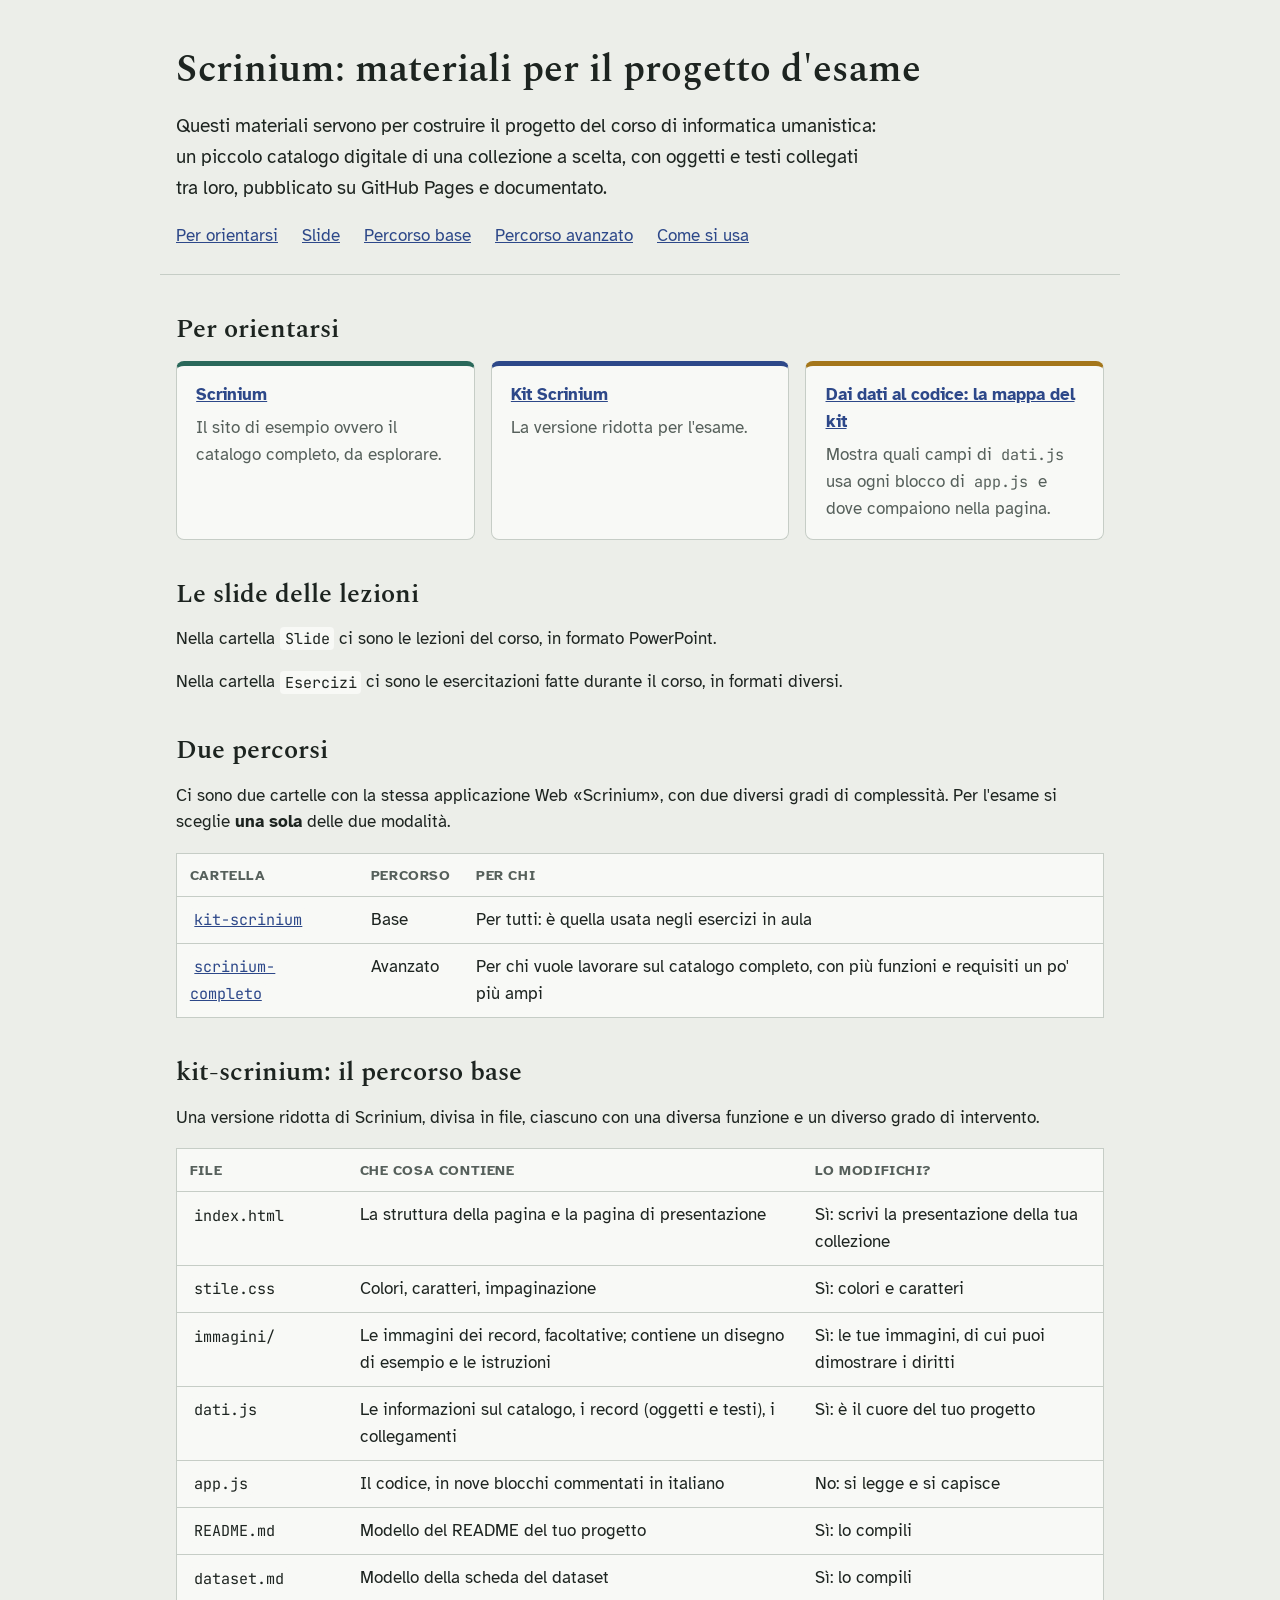
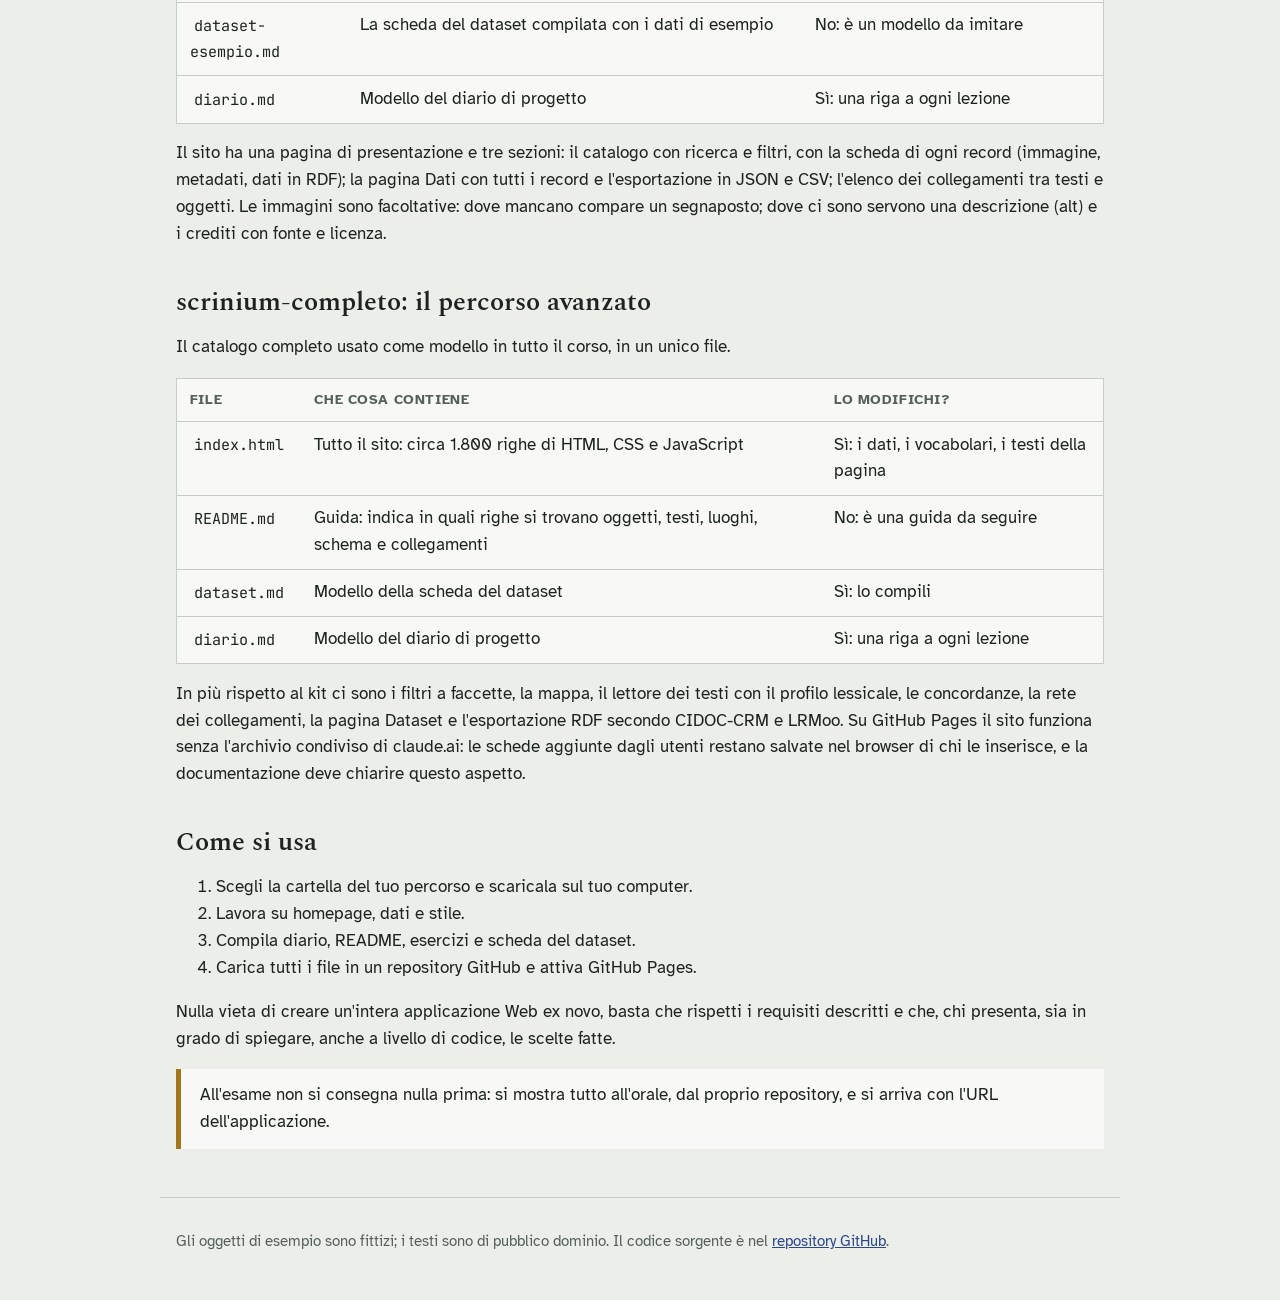
<file: index.html>
<!DOCTYPE html>
<html lang="it">
<head>
  <meta charset="utf-8">
  <meta name="viewport" content="width=device-width, initial-scale=1">
  <title>Scrinium: materiali per il progetto d'esame</title>
  <link rel="preconnect" href="https://fonts.googleapis.com">
  <link href="https://fonts.googleapis.com/css2?family=Spectral:wght@400;600&family=Atkinson+Hyperlegible:ital,wght@0,400;0,700;1,400&family=JetBrains+Mono&display=swap" rel="stylesheet">
  <style>
    :root {
      --sfondo: #ECEEE9;
      --superficie: #F8F9F6;
      --inchiostro: #1D2420;
      --attenuato: #56605B;
      --filetto: #C6CDC6;
      --verde: #2A685A;
      --lapis: #2D4889;
      --ocra: #A4761A;
    }
    * { box-sizing: border-box; }
    body {
      margin: 0;
      background: var(--sfondo);
      color: var(--inchiostro);
      font-family: "Atkinson Hyperlegible", Verdana, sans-serif;
      font-size: 1.05rem;
      line-height: 1.6;
    }
    header, main, footer { max-width: 60rem; margin: 0 auto; padding: 0 1rem; }
    header { padding-top: 3rem; padding-bottom: 1.5rem; border-bottom: 1px solid var(--filetto); }
    h1, h2 { font-family: "Spectral", Georgia, serif; font-weight: 600; line-height: 1.15; }
    h1 { font-size: 2.4rem; margin: 0 0 1rem; }
    h2 { font-size: 1.6rem; margin: 2.5rem 0 0.75rem; }
    a { color: var(--lapis); }
    a:hover { color: var(--verde); }
    code { font-family: "JetBrains Mono", monospace; font-size: 0.9em; background: var(--superficie); padding: 0.1em 0.3em; border-radius: 4px; }
    .introduzione { font-size: 1.2rem; max-width: 44rem; }
    nav ul { list-style: none; padding: 0; display: flex; flex-wrap: wrap; gap: 0.5rem 1.5rem; margin: 1rem 0 0; }
    .tabella { overflow-x: auto; }
    table { width: 100%; border-collapse: collapse; background: var(--superficie); border: 1px solid var(--filetto); }
    th, td { text-align: left; vertical-align: top; padding: 0.6rem 0.8rem; border-bottom: 1px solid var(--filetto); }
    th { font-size: 0.9rem; text-transform: uppercase; letter-spacing: 0.04em; color: var(--attenuato); }
    .schede { display: grid; grid-template-columns: repeat(auto-fit, minmax(16rem, 1fr)); gap: 1rem; padding: 0; list-style: none; }
    .schede li { background: var(--superficie); border: 1px solid var(--filetto); border-top: 5px solid var(--verde); border-radius: 8px; padding: 1rem 1.2rem; }
    .schede li:nth-child(2) { border-top-color: var(--lapis); }
    .schede li:nth-child(3) { border-top-color: var(--ocra); }
    .schede a { font-weight: 700; }
    .schede p { margin: 0.4rem 0 0; color: var(--attenuato); }
    .avviso { background: var(--superficie); border-left: 5px solid var(--ocra); padding: 0.8rem 1.2rem; }
    footer { margin-top: 3rem; padding-top: 1rem; padding-bottom: 2rem; border-top: 1px solid var(--filetto); color: var(--attenuato); font-size: 0.95rem; }
  </style>
</head>
<body>

<header>
  <h1>Scrinium: materiali per il progetto d'esame</h1>
  <p class="introduzione">Questi materiali servono per costruire il progetto del corso di informatica umanistica: un piccolo catalogo digitale di una collezione a scelta, con oggetti e testi collegati tra loro, pubblicato su GitHub Pages e documentato.</p>
  <nav aria-label="In questa pagina">
    <ul>
      <li><a href="#orientarsi">Per orientarsi</a></li>
      <li><a href="#slide">Slide</a></li>
      <li><a href="#kit">Percorso base</a></li>
      <li><a href="#completo">Percorso avanzato</a></li>
      <li><a href="#uso">Come si usa</a></li>
    </ul>
  </nav>
</header>

<main>

  <h2 id="orientarsi">Per orientarsi</h2>
  <ul class="schede">
    <li>
      <a href="scrinium-completo/">Scrinium</a>
      <p>Il sito di esempio ovvero il catalogo completo, da esplorare.</p>
    </li>
    <li>
      <a href="kit-scrinium/">Kit Scrinium</a>
      <p>La versione ridotta per l'esame.</p>
    </li>
    <li>
      <a href="kit-scrinium/mappa-kit.html">Dai dati al codice: la mappa del kit</a>
      <p>Mostra quali campi di <code>dati.js</code> usa ogni blocco di <code>app.js</code> e dove compaiono nella pagina.</p>
    </li>
  </ul>

  <h2 id="slide">Le slide delle lezioni</h2>
  <p>Nella cartella <code>Slide</code> ci sono le lezioni del corso, in formato PowerPoint.</p>
  <p>Nella cartella <code>Esercizi</code> ci sono le esercitazioni fatte durante il corso, in formati diversi.</p>

  <h2>Due percorsi</h2>
  <p>Ci sono due cartelle con la stessa applicazione Web «Scrinium», con due diversi gradi di complessità. Per l'esame si sceglie <strong>una sola</strong> delle due modalità.</p>
  <div class="tabella">
    <table>
      <tr><th>Cartella</th><th>Percorso</th><th>Per chi</th></tr>
      <tr><td><a href="https://francescatomasi1973.github.io/scrinium/kit-scrinium/"><code>kit-scrinium</code></a></td><td>Base</td><td>Per tutti: è quella usata negli esercizi in aula</td></tr>
      <tr><td><a href="https://francescatomasi1973.github.io/scrinium/scrinium-completo/"><code>scrinium-completo</code></a></td><td>Avanzato</td><td>Per chi vuole lavorare sul catalogo completo, con più funzioni e requisiti un po' più ampi</td></tr>
    </table>
  </div>

  <h2 id="kit">kit-scrinium: il percorso base</h2>
  <p>Una versione ridotta di Scrinium, divisa in file, ciascuno con una diversa funzione e un diverso grado di intervento.</p>
  <div class="tabella">
    <table>
      <tr><th>File</th><th>Che cosa contiene</th><th>Lo modifichi?</th></tr>
      <tr><td><code>index.html</code></td><td>La struttura della pagina e la pagina di presentazione</td><td>Sì: scrivi la presentazione della tua collezione</td></tr>
      <tr><td><code>stile.css</code></td><td>Colori, caratteri, impaginazione</td><td>Sì: colori e caratteri</td></tr>
      <tr><td><code>immagini/</code></td><td>Le immagini dei record, facoltative; contiene un disegno di esempio e le istruzioni</td><td>Sì: le tue immagini, di cui puoi dimostrare i diritti</td></tr>
      <tr><td><code>dati.js</code></td><td>Le informazioni sul catalogo, i record (oggetti e testi), i collegamenti</td><td>Sì: è il cuore del tuo progetto</td></tr>
      <tr><td><code>app.js</code></td><td>Il codice, in nove blocchi commentati in italiano</td><td>No: si legge e si capisce</td></tr>
      <tr><td><code>README.md</code></td><td>Modello del README del tuo progetto</td><td>Sì: lo compili</td></tr>
      <tr><td><code>dataset.md</code></td><td>Modello della scheda del dataset</td><td>Sì: lo compili</td></tr>
      <tr><td><code>dataset-esempio.md</code></td><td>La scheda del dataset compilata con i dati di esempio</td><td>No: è un modello da imitare</td></tr>
      <tr><td><code>diario.md</code></td><td>Modello del diario di progetto</td><td>Sì: una riga a ogni lezione</td></tr>
    </table>
  </div>
  <p>Il sito ha una pagina di presentazione e tre sezioni: il catalogo con ricerca e filtri, con la scheda di ogni record (immagine, metadati, dati in RDF); la pagina Dati con tutti i record e l'esportazione in JSON e CSV; l'elenco dei collegamenti tra testi e oggetti. Le immagini sono facoltative: dove mancano compare un segnaposto; dove ci sono servono una descrizione (alt) e i crediti con fonte e licenza.</p>

  <h2 id="completo">scrinium-completo: il percorso avanzato</h2>
  <p>Il catalogo completo usato come modello in tutto il corso, in un unico file.</p>
  <div class="tabella">
    <table>
      <tr><th>File</th><th>Che cosa contiene</th><th>Lo modifichi?</th></tr>
      <tr><td><code>index.html</code></td><td>Tutto il sito: circa 1.800 righe di HTML, CSS e JavaScript</td><td>Sì: i dati, i vocabolari, i testi della pagina</td></tr>
      <tr><td><code>README.md</code></td><td>Guida: indica in quali righe si trovano oggetti, testi, luoghi, schema e collegamenti</td><td>No: è una guida da seguire</td></tr>
      <tr><td><code>dataset.md</code></td><td>Modello della scheda del dataset</td><td>Sì: lo compili</td></tr>
      <tr><td><code>diario.md</code></td><td>Modello del diario di progetto</td><td>Sì: una riga a ogni lezione</td></tr>
    </table>
  </div>
  <p>In più rispetto al kit ci sono i filtri a faccette, la mappa, il lettore dei testi con il profilo lessicale, le concordanze, la rete dei collegamenti, la pagina Dataset e l'esportazione RDF secondo CIDOC-CRM e LRMoo. Su GitHub Pages il sito funziona senza l'archivio condiviso di claude.ai: le schede aggiunte dagli utenti restano salvate nel browser di chi le inserisce, e la documentazione deve chiarire questo aspetto.</p>

  <h2 id="uso">Come si usa</h2>
  <ol>
    <li>Scegli la cartella del tuo percorso e scaricala sul tuo computer.</li>
    <li>Lavora su homepage, dati e stile.</li>
    <li>Compila diario, README, esercizi e scheda del dataset.</li>
    <li>Carica tutti i file in un repository GitHub e attiva GitHub Pages.</li>
  </ol>
  <p>Nulla vieta di creare un'intera applicazione Web ex novo, basta che rispetti i requisiti descritti e che, chi presenta, sia in grado di spiegare, anche a livello di codice, le scelte fatte.</p>
  <p class="avviso">All'esame non si consegna nulla prima: si mostra tutto all'orale, dal proprio repository, e si arriva con l'URL dell'applicazione.</p>

</main>

<footer>
  <p>Gli oggetti di esempio sono fittizi; i testi sono di pubblico dominio. Il codice sorgente è nel <a href="https://github.com/francescatomasi1973/scrinium">repository GitHub</a>.</p>
</footer>

</body>
</html>
</file>
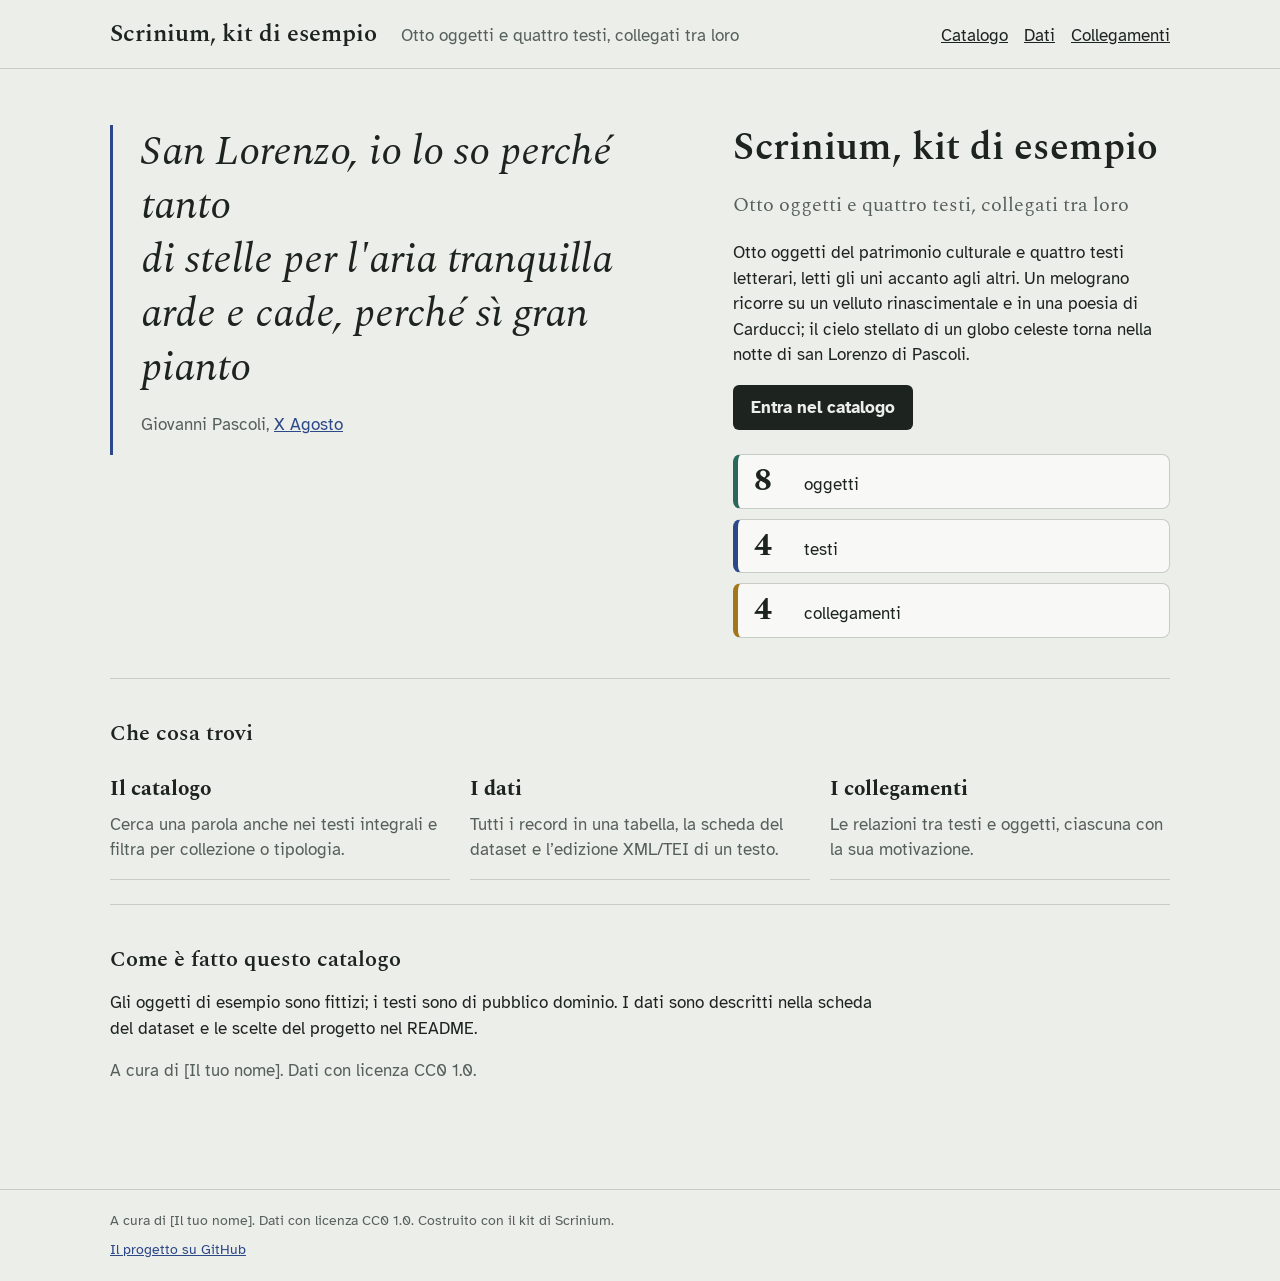
<file: kit-scrinium/index.html>
<!DOCTYPE html>
<html lang="it">
<head>
  <meta charset="utf-8">
  <meta name="viewport" content="width=device-width, initial-scale=1">
  <title>Catalogo</title>
  <!-- I caratteri: Spectral per i titoli e i testi, Atkinson Hyperlegible per l'interfaccia -->
  <link rel="stylesheet" href="https://fonts.googleapis.com/css2?family=Atkinson+Hyperlegible:wght@400;700&family=Spectral:ital,wght@0,400;0,600;1,400&display=swap">
  <link rel="stylesheet" href="stile/stile.css">
</head>
<body>
  <header>
    <div class="contenitore">
      <a href="#/" class="marchio"><span id="titolo">Catalogo</span></a>
      <p id="sottotitolo"></p>
      <nav aria-label="Sezioni">
        <a href="#/catalogo">Catalogo</a>
        <a href="#/dati">Dati</a>
        <a href="#/collegamenti">Collegamenti</a>
      </nav>
    </div>
  </header>

  <!-- Qui il codice di app.js disegna la pagina scelta -->
  <main id="pagina" class="contenitore"></main>

  <!-- Il piè di pagina: app.js scrive il testo e il link al repository -->
  <footer>
    <div class="contenitore">
      <p id="piede"></p>
      <nav id="documenti" aria-label="Il progetto su GitHub"></nav>
    </div>
  </footer>


  <!-- =================================================================
       LA PAGINA DI PRESENTAZIONE
       È la prima pagina che vede chi apre il catalogo.
       Scrivila tu: cambia i testi tra i tag, lascia gli attributi data-.
       - data-campo="titolo" viene riempito con CATALOGO.titolo di dati/dati.js
       - data-conta="oggetti" viene riempito con il numero degli oggetti
       - #incipit mostra l'inizio di uno dei tuoi testi, scelto a caso
       ================================================================= -->
  <template id="modello-presentazione">
    <section class="apertura">
      <div id="incipit" class="incipit" aria-live="polite"></div>
      <div>
        <h1 data-campo="titolo">Titolo del catalogo</h1>
        <p class="lede" data-campo="sottotitolo">Sottotitolo</p>

        <!-- Scrivi qui due o tre frasi sulla tua collezione: che cosa raccoglie e perché -->
        <p>Otto oggetti del patrimonio culturale e quattro testi letterari, letti gli uni accanto agli altri.
           Un melograno ricorre su un velluto rinascimentale e in una poesia di Carducci; il cielo stellato
           di un globo celeste torna nella notte di san Lorenzo di Pascoli.</p>

        <p><a class="pulsante" href="#/catalogo">Entra nel catalogo</a></p>

        <div class="numeri">
          <a href="#/catalogo" class="numero oggetti"><b data-conta="oggetti">0</b> oggetti</a>
          <a href="#/catalogo" class="numero testi"><b data-conta="testi">0</b> testi</a>
          <a href="#/collegamenti" class="numero collegati"><b data-conta="collegamenti">0</b> collegamenti</a>
        </div>
      </div>
    </section>

    <section class="percorsi">
      <h2>Che cosa trovi</h2>
      <div class="tre">
        <a href="#/catalogo"><strong>Il catalogo</strong>
          <span>Cerca una parola anche nei testi integrali e filtra per collezione o tipologia.</span></a>
        <a href="#/dati"><strong>I dati</strong>
          <span>Tutti i record in una tabella, la scheda del dataset e l’edizione XML/TEI di un testo.</span></a>
        <a href="#/collegamenti"><strong>I collegamenti</strong>
          <span>Le relazioni tra testi e oggetti, ciascuna con la sua motivazione.</span></a>
      </div>
    </section>

    <section class="nota">
      <h2>Come è fatto questo catalogo</h2>
      <!-- Scrivi qui da dove vengono i dati, con quali criteri li hai scelti, con quale licenza -->
      <p>Gli oggetti di esempio sono fittizi; i testi sono di pubblico dominio. I dati sono descritti
         nella scheda del dataset e le scelte del progetto nel README.</p>
      <p class="tenue">A cura di <span data-campo="curatore">[nome]</span>. Dati con licenza <span data-campo="licenzaDati">[licenza]</span>.</p>
    </section>
  </template>


  <!-- Prima i dati, poi il codice che li usa: l'ordine conta -->
  <!-- Prima i dati, poi il codice che li legge -->
  <script src="dati/dati.js"></script>
  <script src="js/app.js"></script>
</body>
</html>
</file>
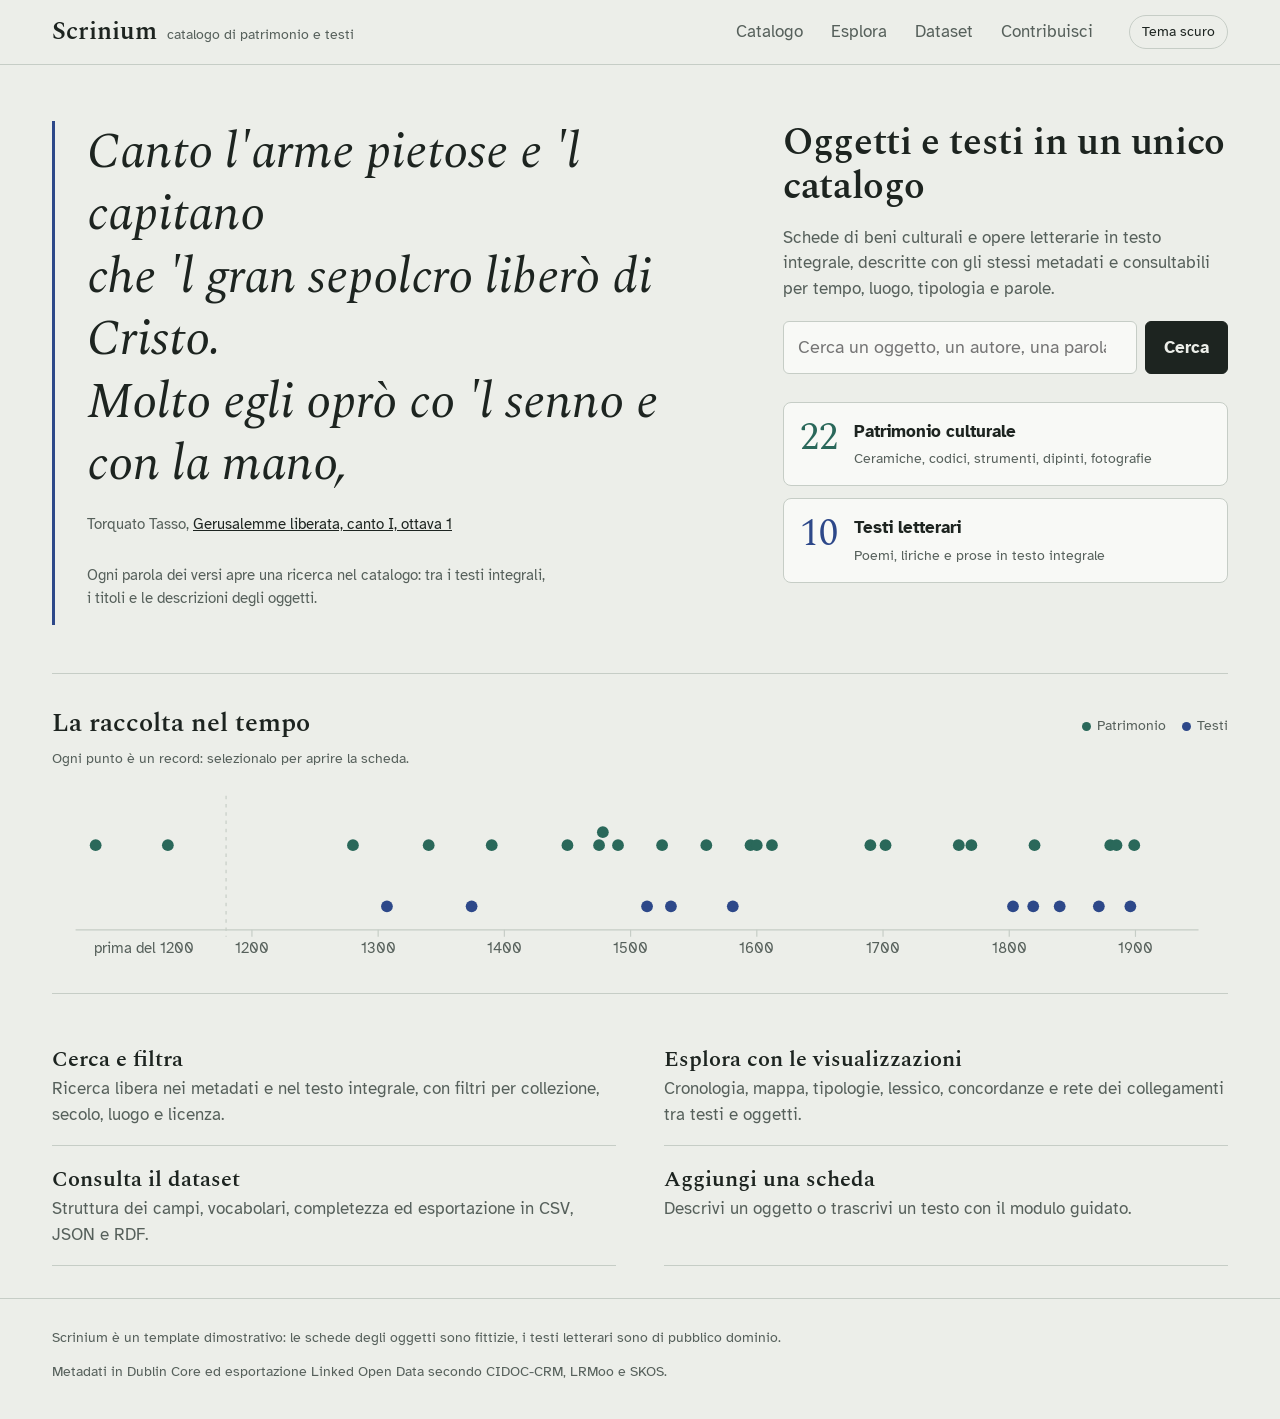
<file: scrinium-completo/index.html>
<!DOCTYPE html>
<html lang="it">
<head>
<meta charset="utf-8">
<meta name="viewport" content="width=device-width, initial-scale=1, viewport-fit=cover">
<title>Scrinium, catalogo di patrimonio e testi</title>
<link rel="preconnect" href="https://fonts.googleapis.com">
<link rel="preconnect" href="https://fonts.gstatic.com" crossorigin>
<link href="https://fonts.googleapis.com/css2?family=Atkinson+Hyperlegible:ital,wght@0,400;0,700;1,400&family=Spectral:ital,wght@0,400;0,600;1,400;1,500&display=swap" rel="stylesheet">
<style>
:root{
  --bg:#ECEEE9; --surface:#F8F9F6; --sunk:#E2E6E0; --ink:#1D2420; --muted:#56605B; --rule:#C6CDC6;
  --verde:#2A685A; --lapis:#2D4889; --contrib:#8A3849; --ocra:#A4761A; --mark:#F1D57E; --mark-ink:#1D2420;
  --serif:'Spectral',Georgia,'Times New Roman',serif;
  --sans:'Atkinson Hyperlegible',system-ui,-apple-system,'Segoe UI',Roboto,sans-serif;
  color-scheme:light;
  box-sizing:border-box;
  padding-top:env(safe-area-inset-top,0px);
  padding-bottom:env(safe-area-inset-bottom,0px);
}
@media (prefers-color-scheme:dark){
  :root:not([data-theme="light"]){
    --bg:#131816; --surface:#1B211E; --sunk:#232B27; --ink:#E2E7E1; --muted:#9BA69F; --rule:#34403A;
    --verde:#72B5A3; --lapis:#93A9E2; --contrib:#DD8C9C; --ocra:#D8B25C; --mark:#7C6420; --mark-ink:#F5F1E3; color-scheme:dark;
  }
}
:root[data-theme="dark"]{
  --bg:#131816; --surface:#1B211E; --sunk:#232B27; --ink:#E2E7E1; --muted:#9BA69F; --rule:#34403A;
  --verde:#72B5A3; --lapis:#93A9E2; --contrib:#DD8C9C; --ocra:#D8B25C; --mark:#7C6420; --mark-ink:#F5F1E3; color-scheme:dark;
}
html{scroll-padding-top:calc(env(safe-area-inset-top,0px) + 80px)}
*,*::before,*::after{box-sizing:border-box}
body{margin:0;background:var(--bg);color:var(--ink);font-family:var(--sans);font-size:1.0625rem;line-height:1.5;-webkit-font-smoothing:antialiased}
img,svg{max-width:100%}
a{color:inherit}
:focus-visible{outline:3px solid var(--lapis);outline-offset:2px;border-radius:2px}
h1,h2,h3{font-family:var(--serif);font-weight:600;line-height:1.15;margin:0 0 .4em}
h1{font-size:clamp(2rem,4vw,2.9rem);letter-spacing:-.01em}
h2{font-size:1.6rem}
h3{font-size:1.2rem}
p{margin:0 0 1em}
mark{background:var(--mark);color:var(--mark-ink);padding:0 .08em;border-radius:2px}
.wrap{max-width:1240px;margin:0 auto;padding:0 clamp(16px,3vw,32px)}
.lede{font-family:var(--serif);font-size:1.2rem;line-height:1.6;max-width:64ch;color:var(--muted)}
.muted{color:var(--muted)}
.small{font-size:.9rem}
.sr{position:absolute;width:1px;height:1px;overflow:hidden;clip:rect(0 0 0 0)}

/* header */
.site-head{position:sticky;top:env(safe-area-inset-top,0px);z-index:20;background:var(--bg);border-bottom:1px solid var(--rule)}
.site-head .wrap{display:flex;align-items:center;gap:24px;min-height:64px}
.brand{display:flex;align-items:baseline;gap:10px;text-decoration:none;flex-shrink:0}
.brand b{font-family:var(--serif);font-size:1.55rem;font-weight:600;letter-spacing:.01em}
.brand span{font-size:.85rem;color:var(--muted)}
.nav{display:flex;gap:4px;overflow-x:auto;margin-left:auto;scrollbar-width:none}
.nav a{text-decoration:none;padding:8px 12px;border-radius:6px;white-space:nowrap;color:var(--muted)}
.nav a:hover{color:var(--ink);background:var(--sunk)}
.nav a[aria-current="page"]{color:var(--ink);box-shadow:inset 0 -2px 0 var(--ink);border-radius:0}
.theme-btn{border:1px solid var(--rule);background:transparent;color:var(--ink);border-radius:20px;padding:6px 12px;font:inherit;font-size:.85rem;cursor:pointer;flex-shrink:0}
@media (max-width:760px){.brand span{display:none}.site-head .wrap{gap:10px}}

main{min-height:70vh;padding-bottom:64px}
.page{padding-top:40px}

/* buttons & form */
.btn{display:inline-flex;align-items:center;gap:8px;font:inherit;font-weight:700;padding:10px 18px;border-radius:6px;border:1.5px solid var(--ink);background:var(--ink);color:var(--bg);cursor:pointer;text-decoration:none}
.btn.ghost{background:transparent;color:var(--ink)}
.btn.small{padding:6px 12px;font-size:.9rem}
.btn:hover{filter:brightness(1.12)}
input[type=search],input[type=text],input[type=number],select,textarea{font:inherit;color:var(--ink);background:var(--surface);border:1.5px solid var(--rule);border-radius:6px;padding:9px 12px;width:100%}
input:focus,select:focus,textarea:focus{border-color:var(--lapis);outline:none;box-shadow:0 0 0 3px color-mix(in srgb,var(--lapis) 25%,transparent)}
label{font-weight:700;font-size:.95rem}
.field{display:flex;flex-direction:column;gap:6px;margin-bottom:16px}
.field .hint{font-size:.85rem;color:var(--muted);font-weight:400}
.field .err{font-size:.85rem;color:var(--contrib);font-weight:700}

/* collection markers */
.coll{display:inline-flex;align-items:center;gap:6px;font-size:.85rem;color:var(--muted)}
.coll::before{content:"";width:9px;height:9px;border-radius:50%;background:var(--c,var(--verde))}
.k-oggetto{--c:var(--verde)}
.k-testo{--c:var(--lapis)}
.k-contrib{--c:var(--contrib)}

/* HOME */
.hero{display:grid;grid-template-columns:minmax(0,1.5fr) minmax(0,1fr);gap:clamp(24px,5vw,72px);padding:56px 0 48px;align-items:start}
.verse{border-left:3px solid var(--lapis);padding-left:clamp(16px,3vw,32px)}
.verse .lines{font-family:var(--serif);font-style:italic;font-weight:400;font-size:clamp(1.7rem,3.9vw,3.2rem);line-height:1.25;margin:0 0 18px}
.verse .lines a.w{text-decoration:none;border-radius:3px;transition:background .15s}
.verse .lines a.w:hover,.verse .lines a.w:focus-visible{background:var(--mark);color:var(--mark-ink)}
.verse .attr{font-size:.95rem;color:var(--muted)}
.verse .attr a{color:var(--ink)}
.verse .how{margin-top:28px;font-size:.95rem;color:var(--muted);max-width:46ch}
.hero-side h1{font-size:clamp(1.9rem,3vw,2.5rem)}
.bigsearch{display:flex;gap:8px;margin:20px 0 28px}
.bigsearch input{font-size:1.1rem;padding:12px 14px}
.colls{display:grid;gap:12px}
.coll-entry{display:grid;grid-template-columns:auto 1fr;gap:4px 16px;text-decoration:none;padding:16px;border:1px solid var(--rule);border-radius:8px;background:var(--surface)}
.coll-entry:hover{border-color:var(--c)}
.coll-entry .n{grid-row:span 2;font-family:var(--serif);font-size:2.4rem;line-height:1;color:var(--c);min-width:2ch}
.coll-entry strong{font-size:1.05rem}
.coll-entry span{font-size:.9rem;color:var(--muted)}
.strata{padding:32px 0;border-top:1px solid var(--rule)}
.strata-head{display:flex;justify-content:space-between;align-items:baseline;gap:16px;flex-wrap:wrap}
.paths{display:grid;grid-template-columns:repeat(2,minmax(0,1fr));gap:0 48px;padding:32px 0;border-top:1px solid var(--rule)}
.paths a{display:block;text-decoration:none;padding:18px 0;border-bottom:1px solid var(--rule)}
.paths a strong{font-family:var(--serif);font-size:1.35rem;font-weight:600;display:block}
.paths a span{color:var(--muted)}
.paths a:hover strong{text-decoration:underline;text-underline-offset:4px}
@media (max-width:860px){.hero{grid-template-columns:1fr;padding-top:32px}.paths{grid-template-columns:1fr}}

/* CATALOGO */
.cat-head{display:flex;flex-wrap:wrap;gap:16px 32px;align-items:end;margin-bottom:24px}
.cat-head>div:first-child{flex:1 1 320px}
.cat-search{flex:1 1 380px;display:flex;gap:8px}
.cat-grid{display:grid;grid-template-columns:260px minmax(0,1fr);gap:36px;align-items:start}
.facets{position:sticky;top:calc(env(safe-area-inset-top,0px) + 80px);max-height:calc(100vh - 100px);overflow:auto;padding-right:6px}
.facet{border-top:1px solid var(--rule);padding:12px 0}
.facet h3{font-family:var(--sans);font-size:.95rem;font-weight:700;margin:0 0 8px}
.facet ul{list-style:none;margin:0;padding:0;max-height:220px;overflow:auto}
.facet li label{display:flex;align-items:center;gap:8px;font-weight:400;font-size:.93rem;padding:3px 0;cursor:pointer}
.facet li label .ct{margin-left:auto;color:var(--muted);font-size:.85rem;font-variant-numeric:tabular-nums}
.facet li label.zero{opacity:.45}
.facet input[type=checkbox]{accent-color:var(--lapis);width:16px;height:16px}
.range{display:flex;gap:8px;align-items:center}
.range input{padding:6px 8px}
.filter-toggle{display:none}
.results-bar{display:flex;flex-wrap:wrap;gap:12px;align-items:center;justify-content:space-between;margin-bottom:12px}
.results-bar .count{font-family:var(--serif);font-size:1.3rem}
.results-bar .ctrls{display:flex;gap:8px;align-items:center}
.results-bar select{width:auto;padding:6px 10px}
.seg{display:inline-flex;border:1.5px solid var(--rule);border-radius:6px;overflow:hidden}
.seg button{font:inherit;font-size:.9rem;background:transparent;color:var(--muted);border:0;padding:6px 12px;cursor:pointer}
.seg button[aria-pressed="true"]{background:var(--ink);color:var(--bg)}
.chips{display:flex;flex-wrap:wrap;gap:6px;margin-bottom:14px}
.chip{display:inline-flex;align-items:center;gap:6px;font:inherit;font-size:.85rem;background:var(--sunk);border:0;border-radius:20px;padding:4px 10px;cursor:pointer;color:var(--ink)}
.chip b{font-weight:400;color:var(--muted)}
.chip:hover{text-decoration:line-through}
.hist{display:flex;align-items:flex-end;gap:3px;height:92px;padding:8px 0 0;margin-bottom:6px;border-bottom:1px solid var(--rule)}
.hist button{flex:1;display:flex;flex-direction:column-reverse;justify-content:flex-start;height:100%;background:none;border:0;padding:0;cursor:pointer;min-width:0}
.hist button .seg-o{background:var(--verde)}
.hist button .seg-t{background:var(--lapis)}
.hist button .seg-c{background:var(--contrib)}
.hist button[aria-pressed="true"]{outline:2px solid var(--ink);outline-offset:2px}
.hist button:hover{opacity:.8}
.hist-labels{display:flex;gap:3px;margin-bottom:22px}
.hist-labels span{flex:1;text-align:center;font-size:.7rem;color:var(--muted);min-width:0;overflow:hidden}
.grid-cards{display:grid;grid-template-columns:repeat(auto-fill,minmax(230px,1fr));gap:28px 22px}
.card .thumb{display:block;aspect-ratio:4/3;border-radius:6px;overflow:hidden;margin-bottom:10px}
.card h3{font-size:1.12rem;margin:4px 0 2px}
.card h3 a{text-decoration:none}
.card h3 a:hover{text-decoration:underline;text-underline-offset:3px}
.card p{margin:0;font-size:.92rem;color:var(--muted)}
.card .snip{margin-top:8px;font-family:var(--serif);font-size:.98rem;color:var(--ink);font-style:italic}
.thumb-svg{width:100%;height:100%;display:grid;place-items:center;background:color-mix(in srgb,var(--c) 13%,var(--surface));color:var(--c)}
.thumb-svg svg{width:58%;height:auto}
.incipit{width:100%;height:100%;padding:18px;display:flex;align-items:flex-end;background:color-mix(in srgb,var(--c) 13%,var(--surface));font-family:var(--serif);font-style:italic;font-size:1.15rem;line-height:1.3;color:var(--ink)}
.incipit span{border-left:2px solid var(--c);padding-left:10px}
.empty{padding:48px 24px;text-align:center;border:1.5px dashed var(--rule);border-radius:8px}
.empty h3{margin-bottom:6px}
table.data{width:100%;border-collapse:collapse;font-size:.93rem}
table.data th,table.data td{text-align:left;padding:9px 10px;border-bottom:1px solid var(--rule);vertical-align:top}
table.data th{font-weight:700;background:var(--surface);position:sticky;top:0}
table.data th button{font:inherit;font-weight:700;background:none;border:0;color:inherit;cursor:pointer;padding:0}
table.data tbody tr:hover{background:var(--surface)}
table.data td.num{font-variant-numeric:tabular-nums;text-align:right}
.scroll-x{overflow-x:auto;border:1px solid var(--rule);border-radius:8px}
@media (max-width:900px){
  .cat-grid{grid-template-columns:1fr}
  .facets{position:static;max-height:none;display:none;padding:0 0 12px}
  .facets.open{display:block}
  .filter-toggle{display:inline-flex}
}

/* RECORD */
.crumbs{font-size:.9rem;color:var(--muted);margin-bottom:18px}
.crumbs a{color:var(--muted)}
.rec{display:grid;grid-template-columns:minmax(0,1fr) minmax(0,1.15fr);gap:clamp(24px,4vw,56px)}
.rec .thumb{aspect-ratio:1/1;border-radius:8px;overflow:hidden}
.rec .desc{font-family:var(--serif);font-size:1.18rem;line-height:1.6;max-width:62ch}
dl.meta{display:grid;grid-template-columns:minmax(120px,max-content) 1fr;gap:0;margin:20px 0;border-top:1px solid var(--rule)}
dl.meta dt,dl.meta dd{padding:9px 0;border-bottom:1px solid var(--rule);margin:0}
dl.meta dt{color:var(--muted);padding-right:20px;font-size:.93rem}
.tags{display:flex;flex-wrap:wrap;gap:6px}
.tag{font-size:.88rem;text-decoration:none;border:1px solid var(--rule);border-radius:20px;padding:3px 10px}
.tag:hover{border-color:var(--ink)}
.cite{background:var(--surface);border:1px solid var(--rule);border-radius:8px;padding:14px 16px;font-size:.9rem}
.related{margin-top:48px;padding-top:24px;border-top:1px solid var(--rule)}
@media (max-width:860px){.rec{grid-template-columns:1fr}}

/* READER */
.reader-grid{display:grid;grid-template-columns:minmax(0,1.5fr) minmax(260px,1fr);gap:clamp(24px,4vw,56px);align-items:start}
.reader-tools{display:flex;flex-wrap:wrap;gap:10px;align-items:center;margin:18px 0 24px;padding:12px;background:var(--surface);border:1px solid var(--rule);border-radius:8px}
.reader-tools input[type=search]{flex:1 1 200px;width:auto}
.reader-tools .found{font-size:.9rem;color:var(--muted)}
.reader{font-family:var(--serif);font-size:1.25rem;line-height:1.75;max-width:62ch}
.reader .ln{display:grid;grid-template-columns:3.2ch 1fr;gap:12px}
.reader .ln i{font-style:normal;font-family:var(--sans);font-size:.75rem;color:var(--muted);text-align:right;padding-top:.55em;user-select:none}
.reader.nonum .ln i{visibility:hidden}
.reader .stanza{height:.9em}
.reader p.prose{text-indent:1.5em;margin:0 0 .8em;text-align:justify;hyphens:auto}
.side-panel{position:sticky;top:calc(env(safe-area-inset-top,0px) + 84px)}
.side-panel h3{font-family:var(--sans);font-size:1rem;margin-top:24px}
.stats{display:grid;grid-template-columns:repeat(3,1fr);gap:8px}
.stats div{background:var(--surface);border:1px solid var(--rule);border-radius:6px;padding:10px}
.stats b{display:block;font-family:var(--serif);font-size:1.5rem;font-weight:600}
.stats span{font-size:.8rem;color:var(--muted)}
@media (max-width:900px){.reader-grid{grid-template-columns:1fr}.side-panel{position:static}}

/* bars */
.bars{display:grid;gap:5px}
.bar{display:grid;grid-template-columns:minmax(90px,150px) 1fr 3ch;gap:10px;align-items:center;font-size:.9rem;text-decoration:none;background:none;border:0;color:inherit;font:inherit;font-size:.9rem;text-align:left;padding:2px 0;cursor:pointer}
.bar .lab{overflow:hidden;text-overflow:ellipsis;white-space:nowrap}
.bar .track{height:14px;background:var(--sunk);border-radius:3px;overflow:hidden;display:flex}
.bar .track i{display:block;height:100%}
.bar .v{text-align:right;color:var(--muted);font-variant-numeric:tabular-nums}
.bar:hover .lab{text-decoration:underline}

/* ESPLORA */
.tabs{display:flex;gap:4px;border-bottom:1px solid var(--rule);margin:24px 0 28px;overflow-x:auto}
.tabs a{text-decoration:none;padding:10px 14px;color:var(--muted);white-space:nowrap;border-bottom:3px solid transparent;margin-bottom:-1px}
.tabs a[aria-current="page"]{color:var(--ink);border-color:var(--ink)}
.viz-grid{display:grid;grid-template-columns:minmax(0,1.4fr) minmax(0,1fr);gap:40px;align-items:start}
@media (max-width:900px){.viz-grid{grid-template-columns:1fr}}
.viz-svg{width:100%;height:auto;display:block}
.viz-svg text{font-family:var(--sans);fill:var(--muted)}
.viz-svg .axis{stroke:var(--rule)}
.viz-svg .land{fill:var(--sunk);stroke:var(--rule);stroke-width:1}
.viz-svg a circle,.viz-svg a path{cursor:pointer}
.viz-svg a:hover circle,.viz-svg a:hover path{stroke:var(--ink);stroke-width:2}
.legend{display:flex;flex-wrap:wrap;gap:16px;font-size:.88rem;color:var(--muted);margin:10px 0}
.cloud{display:flex;flex-wrap:wrap;gap:6px 14px;align-items:baseline;font-family:var(--serif)}
.cloud a{text-decoration:none;line-height:1.2}
.cloud a:hover{text-decoration:underline}
.kwic{font-family:var(--serif);font-size:1.02rem}
.kwic td.l{text-align:right;white-space:nowrap;overflow:hidden;max-width:0;width:42%;direction:rtl}
.kwic td.l span{direction:ltr;unicode-bidi:bidi-override}
.kwic td.k{text-align:center;white-space:nowrap;width:1%}
.kwic td.r{white-space:nowrap;overflow:hidden;max-width:0;width:42%}
.kwic td.src{font-family:var(--sans);font-size:.82rem;white-space:nowrap}
.opts{display:flex;flex-wrap:wrap;gap:12px 20px;align-items:center;margin-bottom:20px}
.opts label{font-weight:400;display:flex;gap:6px;align-items:center}

/* DATASET */
.ds-head{display:grid;grid-template-columns:minmax(0,1.3fr) minmax(0,1fr);gap:40px;margin-bottom:36px}
@media (max-width:860px){.ds-head{grid-template-columns:1fr}}
.compl{display:flex;align-items:center;gap:8px;min-width:120px}
.compl .track{flex:1;height:8px;background:var(--sunk);border-radius:4px;overflow:hidden}
.compl .track i{display:block;height:100%;background:var(--ink)}
.compl span{font-size:.85rem;font-variant-numeric:tabular-nums;width:4ch;text-align:right}
.req{font-size:.8rem;border:1px solid var(--rule);border-radius:10px;padding:1px 7px;white-space:nowrap}
.req.y{border-color:var(--ink)}
.section{margin-top:48px}
.section>h2{margin-bottom:6px}
.section>p{max-width:72ch}
.pager{display:flex;gap:8px;align-items:center;justify-content:flex-end;margin-top:12px;font-size:.9rem}
textarea.export{font-family:ui-monospace,Menlo,Consolas,monospace;font-size:.82rem;min-height:220px}

/* CONTRIBUISCI */
.contrib-grid{display:grid;grid-template-columns:minmax(0,1.3fr) minmax(0,1fr);gap:clamp(24px,4vw,56px);align-items:start}
fieldset{border:0;border-top:1px solid var(--rule);padding:20px 0 4px;margin:0}
legend{font-family:var(--serif);font-size:1.3rem;font-weight:600;padding:0 12px 0 0}
.two{display:grid;grid-template-columns:1fr 1fr;gap:0 16px}
.radio-cards{display:grid;grid-template-columns:1fr 1fr;gap:10px;margin-bottom:16px}
.radio-cards label{display:flex;gap:10px;align-items:flex-start;padding:14px;border:1.5px solid var(--rule);border-radius:8px;cursor:pointer;font-weight:400}
.radio-cards label:has(input:checked){border-color:var(--c);background:color-mix(in srgb,var(--c) 8%,var(--surface))}
.radio-cards input{accent-color:var(--ink);margin-top:4px}
.radio-cards strong{display:block}
.preview{position:sticky;top:calc(env(safe-area-inset-top,0px) + 84px)}
.preview pre{background:var(--surface);border:1px solid var(--rule);border-radius:8px;padding:12px;font-size:.78rem;overflow:auto;max-height:300px;white-space:pre-wrap}
.mine li{display:flex;gap:10px;align-items:center;justify-content:space-between;padding:8px 0;border-bottom:1px solid var(--rule)}
@media (max-width:900px){.contrib-grid{grid-template-columns:1fr}.preview{position:static}.two,.radio-cards{grid-template-columns:1fr}}

/* tooltip & toast */
#tip{position:fixed;z-index:50;pointer-events:none;background:var(--ink);color:var(--bg);font-size:.85rem;padding:6px 10px;border-radius:5px;max-width:260px;opacity:0;transition:opacity .1s}
#toast{position:fixed;left:50%;bottom:calc(24px + env(safe-area-inset-bottom,0px));transform:translateX(-50%) translateY(20px);background:var(--ink);color:var(--bg);padding:12px 18px;border-radius:8px;opacity:0;transition:all .2s;z-index:60;pointer-events:none}
#toast.on{opacity:1;transform:translateX(-50%) translateY(0)}
/* collegamenti */
.links-sec{margin-top:48px;padding-top:24px;border-top:1px solid var(--rule);max-width:860px}
.links{list-style:none;margin:0 0 18px;padding:0;display:grid;gap:14px}
.link-item{border-left:4px solid var(--lc);padding:4px 0 4px 16px}
.link-item p{margin:0 0 4px}
.lrel{font-size:1.02rem}
.lt{font-weight:700;color:var(--ink)}
.lnote{font-family:var(--serif);font-size:1.05rem;max-width:68ch}
.linkbtn{font:inherit;font-size:.85rem;background:none;border:0;color:var(--contrib);text-decoration:underline;cursor:pointer;padding:0 0 0 8px}
.ltleg{display:inline-flex;align-items:center;gap:8px;font-size:.88rem}
.ltleg::before{content:"";width:18px;height:4px;border-radius:2px;background:var(--lc)}
.add-link{border:1px solid var(--rule);border-radius:8px;padding:0 16px;background:var(--surface)}
.add-link summary{cursor:pointer;font-weight:700;padding:12px 0}
.add-link[open] summary{border-bottom:1px solid var(--rule);margin-bottom:16px}
.lbl{font-weight:700;font-size:.95rem}
.ltypes{display:grid;grid-template-columns:1fr 1fr;gap:8px}
.ltypes label{display:flex;gap:8px;align-items:flex-start;font-weight:400;border:1.5px solid var(--rule);border-left:4px solid var(--lc);border-radius:6px;padding:10px;cursor:pointer;background:var(--bg)}
.ltypes label:has(input:checked){border-color:var(--lc);border-left-width:4px}
.ltypes input{margin-top:4px;accent-color:var(--ink)}
.ltypes strong{display:block;font-size:.95rem}
@media (max-width:640px){.ltypes{grid-template-columns:1fr}}
a.anno,span.anno{text-decoration:none;background:color-mix(in srgb,var(--ocra) 20%,transparent);border-bottom:2px solid var(--ocra);border-radius:2px}
a.anno:hover{background:color-mix(in srgb,var(--ocra) 38%,transparent)}
.card .lk{color:var(--ocra);font-weight:700;font-size:.85rem;margin-top:4px}
.net .edge{fill:none;stroke-width:2.6;opacity:.7;transition:opacity .15s}
.net .edge:hover{opacity:1;stroke-width:4}
.net.focus .edge{opacity:.07}
.net.focus .edge.on{opacity:1;stroke-width:3.4}
.net.focus .node{opacity:.25}
.net.focus .node.on{opacity:1}
.net .node{text-decoration:none}
details.rdf{margin-top:20px;border-top:1px solid var(--rule);padding-top:10px}
details.rdf summary{cursor:pointer;font-weight:700}
details.rdf pre{background:var(--surface);border:1px solid var(--rule);border-radius:8px;padding:12px;font-size:.74rem;overflow:auto;max-height:340px;white-space:pre}
.store-status{border-left:3px solid var(--lapis);padding:6px 0 6px 14px;max-width:72ch;font-size:.95rem}
footer{border-top:1px solid var(--rule);padding:28px 0 36px;font-size:.9rem;color:var(--muted)}
footer .wrap{display:flex;flex-wrap:wrap;gap:12px 32px;justify-content:space-between}
@media (prefers-reduced-motion:reduce){*{transition:none!important;animation:none!important}}
</style>
</head>
<body>
<header class="site-head">
  <div class="wrap">
    <a class="brand" href="#/"><b>Scrinium</b><span>catalogo di patrimonio e testi</span></a>
    <nav class="nav" aria-label="Sezioni">
      <a href="#/catalogo" data-nav="catalogo">Catalogo</a>
      <a href="#/esplora" data-nav="esplora">Esplora</a>
      <a href="#/dataset" data-nav="dataset">Dataset</a>
      <a href="#/contribuisci" data-nav="contribuisci">Contribuisci</a>
    </nav>
    <button class="theme-btn" id="themeBtn" type="button" aria-label="Cambia tema chiaro o scuro">Tema</button>
  </div>
</header>
<main id="app" class="wrap" tabindex="-1"></main>
<footer>
  <div class="wrap">
    <span>Scrinium è un template dimostrativo: le schede degli oggetti sono fittizie, i testi letterari sono di pubblico dominio.</span>
    <span>Metadati in Dublin Core ed esportazione Linked Open Data secondo CIDOC-CRM, LRMoo e SKOS.</span>
  </div>
</footer>
<div id="tip" role="tooltip"></div>
<div id="toast" role="status" aria-live="polite"></div>
<script>
const LUOGHI = {
  "Bologna":[44.494,11.343],"Firenze":[43.769,11.256],"Venezia":[45.440,12.316],"Roma":[41.902,12.496],
  "Napoli":[40.852,14.268],"Milano":[45.464,9.190],"Faenza":[44.285,11.883],"Ravenna":[44.418,12.204],
  "Palermo":[38.116,13.361],"Siena":[43.318,11.331],"Genova":[44.405,8.946],"Torino":[45.070,7.687],
  "Urbino":[43.726,12.636],"Padova":[45.406,11.877],"Cagliari":[39.223,9.122],"Bari":[41.117,16.872],
  "Lecce":[40.352,18.169],"Recanati":[43.404,13.550],"Ferrara":[44.838,11.620],"Arezzo":[43.463,11.880],
  "San Mauro Pascoli":[44.106,12.419]
};

const OGGETTI = [
{id:"OGG-0001",titolo:"Piatto istoriato con Apollo e Dafne",tipologia:"Ceramica",autore:"Bottega faentina",anno:1525,datazione:"1520–1530 circa",luogo:"Faenza",materia:"Maiolica dipinta in policromia",dimensioni:"diametro 26 cm",soggetti:["mitologia","Ovidio","metamorfosi"],conservazione:"Buono",licenza:"CC BY 4.0",descrizione:"Piatto da pompa con la metamorfosi di Dafne in alloro, tratta dalle Metamorfosi di Ovidio; tesa decorata a grottesche su fondo blu."},
{id:"OGG-0002",titolo:"Libro d’ore ad uso di Roma",tipologia:"Manoscritto",autore:"Miniatore di ambito bolognese",anno:1390,datazione:"fine del XIV secolo",luogo:"Bologna",materia:"Inchiostro, tempera e oro su pergamena",dimensioni:"mm 165 × 118",soggetti:["devozione","miniatura","liturgia"],conservazione:"Discreto",licenza:"CC BY 4.0",descrizione:"Codice di 212 carte con iniziali istoriate e fregi fitomorfi ai margini; legatura moderna in pelle."},
{id:"OGG-0003",titolo:"Madonna col Bambino in trono",tipologia:"Dipinto",autore:"Ambito senese",anno:1340,datazione:"secondo quarto del XIV secolo",luogo:"Siena",materia:"Tempera e oro su tavola",dimensioni:"cm 92 × 58",soggetti:["iconografia mariana","fondo oro"],conservazione:"Discreto",licenza:"Pubblico dominio",descrizione:"Tavola centinata con fondo oro punzonato, probabile scomparto centrale di un polittico smembrato."},
{id:"OGG-0004",titolo:"Astrolabio planisferico",tipologia:"Strumento scientifico",autore:"Officina veneziana",anno:1560,datazione:"metà del XVI secolo",luogo:"Venezia",materia:"Ottone fuso e inciso",dimensioni:"diametro 21 cm",soggetti:["astronomia","navigazione","misura del tempo"],conservazione:"Buono",licenza:"CC BY-SA 4.0",descrizione:"Strumento con madre, tre timpani per diverse latitudini e rete a punte fiammate che indica le stelle fisse."},
{id:"OGG-0005",titolo:"Busto di giovane donna",tipologia:"Scultura",autore:"Ambito fiorentino",anno:1475,datazione:"ultimo quarto del XV secolo",luogo:"Firenze",materia:"Terracotta con tracce di policromia",dimensioni:"cm 48 × 44 × 22",soggetti:["ritratto","Rinascimento"],conservazione:"Mediocre",licenza:"CC BY 4.0",descrizione:"Ritratto a mezzo busto con acconciatura a trecce raccolte; lacune alla base e sul naso."},
{id:"OGG-0006",titolo:"Frammento di mosaico con tralci di vite",tipologia:"Mosaico",autore:"Ambito ravennate",anno:550,datazione:"metà del VI secolo",luogo:"Ravenna",materia:"Tessere vitree e lapidee",dimensioni:"cm 64 × 40",soggetti:["tardoantico","decorazione","vite"],conservazione:"Mediocre",licenza:"Pubblico dominio",descrizione:"Porzione di decorazione parietale con girali di vite su fondo dorato, distaccata nell’Ottocento."},
{id:"OGG-0007",titolo:"Grosso d’argento",tipologia:"Numismatica",autore:"Zecca di Venezia",anno:1280,datazione:"fine del XIII secolo",luogo:"Venezia",materia:"Argento coniato",dimensioni:"diametro 21 mm; g 2,1",soggetti:["moneta","commercio"],conservazione:"Buono",licenza:"CC0 1.0",descrizione:"Al dritto il doge e san Marco con il vessillo, al rovescio il Cristo in trono."},
{id:"OGG-0008",titolo:"Velluto con motivo a melagrana",tipologia:"Tessile",autore:"Manifattura genovese",anno:1490,datazione:"fine del XV secolo",luogo:"Genova",materia:"Velluto di seta cesellato",dimensioni:"cm 120 × 56",soggetti:["melagrana","abbigliamento","commercio"],conservazione:"Discreto",licenza:"CC BY 4.0",descrizione:"Teletta con grande motivo a melagrana entro losanghe; cimose originali conservate su un lato."},
{id:"OGG-0009",titolo:"Carta nautica del Mediterraneo",tipologia:"Cartografia",autore:"Scuola cartografica veneziana",anno:1450,datazione:"metà del XV secolo",luogo:"Venezia",materia:"Inchiostri e colori su pergamena",dimensioni:"cm 78 × 52",soggetti:["navigazione","Mediterraneo","porti"],conservazione:"Discreto",licenza:"CC BY 4.0",descrizione:"Portolano con reticolo di linee di rombo, toponimi costieri in rosso e nero e rose dei venti."},
{id:"OGG-0010",titolo:"Globo celeste",tipologia:"Strumento scientifico",autore:"",anno:1690,datazione:"fine del XVII secolo",luogo:"Roma",materia:"Fusi a stampa su sfera di cartapesta, legno tornito",dimensioni:"diametro 48 cm",soggetti:["astronomia","costellazioni"],conservazione:"Discreto",licenza:"CC BY-SA 4.0",descrizione:"Globo con le figure delle costellazioni e montatura a quattro gambe con cerchio orizzontale in legno."},
{id:"OGG-0011",titolo:"Albarello da farmacia",tipologia:"Ceramica",autore:"Bottega palermitana",anno:1600,datazione:"inizio del XVII secolo",luogo:"Palermo",materia:"Maiolica dipinta in blu, giallo e verde",dimensioni:"altezza 30 cm",soggetti:["farmacia","spezieria"],conservazione:"Buono",licenza:"CC BY 4.0",descrizione:"Vaso cilindrico rastremato con cartiglio vuoto e decoro a foglie embricate."},
{id:"OGG-0012",titolo:"Studio di figura maschile",tipologia:"Disegno",autore:"Ambito carraccesco",anno:1595,datazione:"ultimo decennio del XVI secolo",luogo:"Bologna",materia:"Sanguigna su carta vergellata",dimensioni:"mm 410 × 270",soggetti:["studio dal vero","nudo"],conservazione:"Buono",licenza:"Pubblico dominio",descrizione:"Studio di nudo maschile in torsione, probabilmente preparatorio per una figura ad affresco."},
{id:"OGG-0013",titolo:"Microscopio composto",tipologia:"Strumento scientifico",autore:"Officina padovana",anno:1760,datazione:"metà del XVIII secolo",luogo:"Padova",materia:"Ottone, legno, pelle, vetro",dimensioni:"altezza 36 cm",soggetti:["ottica","scienze naturali"],conservazione:"Buono",licenza:"CC BY 4.0",descrizione:"Microscopio a tubo con cassetta in legno contenente obiettivi intercambiabili e vetrini."},
{id:"OGG-0014",titolo:"Veduta del porto con velieri",tipologia:"Fotografia",autore:"Studio fotografico napoletano",anno:1885,datazione:"1885 circa",luogo:"Napoli",materia:"Stampa all’albumina da negativo su vetro",dimensioni:"mm 200 × 255",soggetti:["porti","paesaggio urbano"],conservazione:"Discreto",licenza:"CC0 1.0",descrizione:"Veduta dal molo con velieri all’ancora e il profilo della collina sullo sfondo."},
{id:"OGG-0015",titolo:"Figura di pastore da presepe",tipologia:"Scultura",autore:"Bottega napoletana",anno:1770,datazione:"seconda metà del XVIII secolo",luogo:"Napoli",materia:"Terracotta policroma, stoppa, fil di ferro, seta",dimensioni:"altezza 38 cm",soggetti:["presepe","devozione popolare"],conservazione:"Discreto",licenza:"CC BY 4.0",descrizione:"Pastore con mantello e bisaccia; vesti originali con rammendi antichi."},
{id:"OGG-0016",titolo:"Pannello a tarsia con veduta prospettica",tipologia:"Arredo",autore:"Bottega urbinate",anno:1478,datazione:"1475–1480 circa",luogo:"Urbino",materia:"Legni di essenze diverse intarsiati",dimensioni:"cm 70 × 52",soggetti:["prospettiva","città ideale"],conservazione:"Buono",licenza:"Pubblico dominio",descrizione:"Veduta architettonica con loggiato e armadio a sportelli socchiusi, resa con legni chiari e scuri."},
{id:"OGG-0017",titolo:"Bronzetto votivo di offerente",tipologia:"Scultura",autore:"Cultura nuragica",anno:-800,datazione:"IX–VIII secolo a.C.",luogo:"Cagliari",materia:"Bronzo fuso a cera persa",dimensioni:"altezza 18 cm",soggetti:["votivo","età del ferro"],conservazione:"Mediocre",licenza:"CC0 1.0",descrizione:"Figura maschile stante con mantello e la mano destra levata nel gesto del saluto."},
{id:"OGG-0018",titolo:"Manifesto per un’esposizione industriale",tipologia:"Grafica",autore:"",anno:1899,datazione:"1899",luogo:"Milano",materia:"Litografia a colori",dimensioni:"cm 140 × 100",soggetti:["pubblicità","industria","Liberty"],conservazione:"Buono",licenza:"CC BY-SA 4.0",descrizione:"Figura femminile allegorica tra ingranaggi e rami d’alloro; lettering a decoro floreale."},
{id:"OGG-0019",titolo:"Statua di santo in cartapesta",tipologia:"Scultura",autore:"Bottega leccese",anno:1880,datazione:"fine del XIX secolo",luogo:"Lecce",materia:"Cartapesta modellata e dipinta",dimensioni:"altezza 92 cm",soggetti:["devozione popolare","artigianato"],conservazione:"Discreto",licenza:"CC BY 4.0",descrizione:"Santo in abito monastico con libro aperto, eseguito con anima di paglia e fil di ferro."},
{id:"OGG-0020",titolo:"Orologio da tasca con cassa smaltata",tipologia:"Oreficeria",autore:"Manifattura torinese",anno:1820,datazione:"1820 circa",luogo:"Torino",materia:"Oro, smalto, vetro",dimensioni:"diametro 52 mm",soggetti:["misura del tempo","ornamento"],conservazione:"Buono",licenza:"CC BY 4.0",descrizione:"Cassa in smalto blu con corona di perle; quadrante con numeri romani."},
{id:"OGG-0021",titolo:"Pianta prospettica della città",tipologia:"Grafica",autore:"Incisore romano",anno:1702,datazione:"inizio del XVIII secolo",luogo:"Roma",materia:"Acquaforte e bulino su carta",dimensioni:"mm 520 × 740",soggetti:["città","topografia"],conservazione:"Buono",licenza:"Pubblico dominio",descrizione:"Pianta a volo d’uccello con legenda numerata di chiese e palazzi."},
{id:"OGG-0022",titolo:"Registro di conti di una compagnia mercantile",tipologia:"Documento d’archivio",autore:"",anno:1612,datazione:"1610–1614",luogo:"Bari",materia:"Inchiostro su carta, legatura in pergamena",dimensioni:"",soggetti:["commercio","olio","porti"],conservazione:"Mediocre",licenza:"CC BY 4.0",descrizione:"Registro di partite di dare e avere relative al commercio dell’olio via mare."}
];

const TESTI = [
{id:"TXT-0001",titolo:"Inferno, canto I (vv. 1–12)",autore:"Dante Alighieri",anno:1307,datazione:"1304–1308 circa",luogo:"Firenze",tipologia:"Poema",forma:"Terzine di endecasillabi",soggetti:["viaggio","allegoria","smarrimento"],licenza:"Pubblico dominio",verso:true,
descrizione:"L’apertura della Commedia: il poeta si ritrova in una selva oscura a metà del cammino della vita.",
testo:`Nel mezzo del cammin di nostra vita
mi ritrovai per una selva oscura,
ché la diritta via era smarrita.

Ahi quanto a dir qual era è cosa dura
esta selva selvaggia e aspra e forte
che nel pensier rinova la paura!

Tant' è amara che poco è più morte;
ma per trattar del ben ch'i' vi trovai,
dirò de l'altre cose ch'i' v'ho scorte.

Io non so ben ridir com' i' v'intrai,
tant' era pien di sonno a quel punto
che la verace via abbandonai.`},
{id:"TXT-0002",titolo:"Rerum vulgarium fragmenta, 1",autore:"Francesco Petrarca",anno:1374,datazione:"redazione finale 1374",luogo:"Arezzo",tipologia:"Lirica",forma:"Sonetto",soggetti:["amore","pentimento","tempo"],licenza:"Pubblico dominio",verso:true,
descrizione:"Sonetto proemiale del Canzoniere: il poeta si rivolge ai lettori e giudica il proprio giovanile errore.",
testo:`Voi ch'ascoltate in rime sparse il suono
di quei sospiri ond'io nudriva 'l core
in sul mio primo giovenile errore
quand'era in parte altr'uom da quel ch'i' sono,

del vario stile in ch'io piango et ragiono
fra le vane speranze e 'l van dolore,
ove sia chi per prova intenda amore,
spero trovar pietà, nonché perdono.

Ma ben veggio or sì come al popol tutto
favola fui gran tempo, onde sovente
di me medesmo meco mi vergogno;

et del mio vaneggiar vergogna è 'l frutto,
e 'l pentersi, e 'l conoscer chiaramente
che quanto piace al mondo è breve sogno.`},
{id:"TXT-0003",titolo:"Il Principe, dedica (incipit)",autore:"Niccolò Machiavelli",anno:1513,datazione:"1513",luogo:"Firenze",tipologia:"Trattato",forma:"Prosa",soggetti:["politica","principato","dono"],licenza:"Pubblico dominio",verso:false,
descrizione:"Esordio della lettera dedicatoria a Lorenzo de’ Medici.",
testo:`Sogliono, el più delle volte, coloro che desiderano acquistare grazia appresso uno Principe, farsi loro incontro con quelle cose che infra le loro abbino più care, o delle quali vegghino lui più delettarsi; donde si vede molte volte essere loro presentati cavalli, arme, drappi d'oro, pietre preziose e simili ornamenti degni della grandezza di quelli.`},
{id:"TXT-0004",titolo:"Orlando furioso, canto I, ottava 1",autore:"Ludovico Ariosto",anno:1532,datazione:"edizione definitiva 1532",luogo:"Ferrara",tipologia:"Poema",forma:"Ottava rima",soggetti:["cavalleria","amore","guerra"],licenza:"Pubblico dominio",verso:true,
descrizione:"Protasi del poema: le donne, i cavalieri, le armi e gli amori al tempo della guerra tra Mori e Franchi.",
testo:`Le donne, i cavallier, l'arme, gli amori,
le cortesie, l'audaci imprese io canto,
che furo al tempo che passaro i Mori
d'Africa il mare, e in Francia nocquer tanto,
seguendo l'ire e i giovenil furori
d'Agramante lor re, che si diè vanto
di vendicar la morte di Troiano
sopra re Carlo imperator romano.`},
{id:"TXT-0005",titolo:"Gerusalemme liberata, canto I, ottava 1",autore:"Torquato Tasso",anno:1581,datazione:"1581",luogo:"Ferrara",tipologia:"Poema",forma:"Ottava rima",soggetti:["crociata","guerra","fede"],licenza:"Pubblico dominio",verso:true,
descrizione:"Protasi del poema dedicato alla prima crociata e a Goffredo di Buglione.",
testo:`Canto l'arme pietose e 'l capitano
che 'l gran sepolcro liberò di Cristo.
Molto egli oprò co 'l senno e con la mano,
molto soffrì nel glorioso acquisto;
e in van l'Inferno vi s'oppose, e in vano
s'armò d'Asia e di Libia il popol misto.
Il Ciel gli diè favore, e sotto a i santi
segni ridusse i suoi compagni erranti.`},
{id:"TXT-0006",titolo:"Alla sera",autore:"Ugo Foscolo",anno:1803,datazione:"1803",luogo:"Milano",tipologia:"Lirica",forma:"Sonetto",soggetti:["sera","morte","tempo"],licenza:"Pubblico dominio",verso:true,
descrizione:"La sera come immagine della quiete fatale e del nulla eterno.",
testo:`Forse perché della fatal quïete
tu sei l'imago a me sì cara vieni
o Sera! E quando ti corteggian liete
le nubi estive e i zeffiri sereni,

e quando dal nevoso aere inquïete
tenebre e lunghe all'universo meni
sempre scendi invocata, e le secrete
vie del mio cor soavemente tieni.

Vagar mi fai co' miei pensieri su l'orme
che vanno al nulla eterno; e intanto fugge
questo reo tempo, e van con lui le torme

delle cure onde meco egli si strugge;
e mentre io guardo la tua pace, dorme
quello spirto guerrier ch'entro mi rugge.`},
{id:"TXT-0007",titolo:"L’infinito",autore:"Giacomo Leopardi",anno:1819,datazione:"1819",luogo:"Recanati",tipologia:"Lirica",forma:"Idillio in endecasillabi sciolti",soggetti:["infinito","silenzio","paesaggio"],licenza:"Pubblico dominio",verso:true,
descrizione:"Dalla siepe che esclude l’orizzonte nasce l’immaginazione di spazi interminati.",
testo:`Sempre caro mi fu quest'ermo colle,
e questa siepe, che da tanta parte
dell'ultimo orizzonte il guardo esclude.
Ma sedendo e mirando, interminati
spazi di là da quella, e sovrumani
silenzi, e profondissima quiete
io nel pensier mi fingo; ove per poco
il cor non si spaura. E come il vento
odo stormir tra queste piante, io quello
infinito silenzio a questa voce
vo comparando: e mi sovvien l'eterno,
e le morte stagioni, e la presente
e viva, e il suon di lei. Così tra questa
immensità s'annega il pensier mio:
e il naufragar m'è dolce in questo mare.`},
{id:"TXT-0008",titolo:"I promessi sposi, cap. I (incipit)",autore:"Alessandro Manzoni",anno:1840,datazione:"edizione 1840–1842",luogo:"Milano",tipologia:"Romanzo",forma:"Prosa",soggetti:["paesaggio","lago","Lombardia"],licenza:"Pubblico dominio",verso:false,
descrizione:"La celebre descrizione del ramo del lago di Como che apre il romanzo.",
testo:`Quel ramo del lago di Como, che volge a mezzogiorno, tra due catene non interrotte di monti, tutto a seni e a golfi, a seconda dello sporgere e del rientrare di quelli, vien, quasi a un tratto, a ristringersi, e a prender corso e figura di fiume, tra un promontorio a destra, e un'ampia costiera dall'altra parte; e il ponte, che ivi congiunge le due rive, par che renda ancor più sensibile all'occhio questa trasformazione, e segni il punto in cui il lago cessa, e l'Adda rincomincia, per ripigliar poi nome di lago dove le rive, allontanandosi di nuovo, lascian l'acqua distendersi e rallentarsi in nuovi golfi e in nuovi seni.`},
{id:"TXT-0009",titolo:"Pianto antico",autore:"Giosue Carducci",anno:1871,datazione:"1871",luogo:"Bologna",tipologia:"Lirica",forma:"Strofe di settenari",soggetti:["lutto","infanzia","natura"],licenza:"Pubblico dominio",verso:true,
descrizione:"Il melograno rinverdito e il figlio perduto: il contrasto tra la natura che rinasce e la morte.",
testo:`L'albero a cui tendevi
la pargoletta mano,
il verde melograno
da' bei vermigli fior,

nel muto orto solingo
rinverdì tutto or ora
e giugno lo ristora
di luce e di calor.

Tu fior de la mia pianta
percossa e inaridita,
tu de l'inutil vita
estremo unico fior,

sei ne la terra fredda,
sei ne la terra negra;
né il sol più ti rallegra
né ti risveglia amor.`},
{id:"TXT-0010",titolo:"X Agosto",autore:"Giovanni Pascoli",anno:1896,datazione:"1896",luogo:"San Mauro Pascoli",tipologia:"Lirica",forma:"Quartine di decasillabi e novenari",soggetti:["lutto","stelle","famiglia"],licenza:"Pubblico dominio",verso:true,
descrizione:"La notte di san Lorenzo e il pianto di stelle sull’uccisione del padre.",
testo:`San Lorenzo, io lo so perché tanto
di stelle per l'aria tranquilla
arde e cade, perché sì gran pianto
nel concavo cielo sfavilla.

Ritornava una rondine al tetto:
l'uccisero: cadde tra spini;
ella aveva nel becco un insetto:
la cena dei suoi rondinini.

Ora è là, come in croce, che tende
quel verme a quel cielo lontano;
e il suo nido è nell'ombra, che attende,
che pigola sempre più piano.

Anche un uomo tornava al suo nido:
l'uccisero: disse: Perdono;
e restò negli aperti occhi un grido:
portava due bambole in dono.

Ora là, nella casa romita,
lo aspettano, aspettano in vano:
egli immobile, attonito, addita
le bambole al cielo lontano.

E tu, Cielo, dall'alto dei mondi
sereni, infinito, immortale,
oh! d'un pianto di stelle lo inondi
quest'atomo opaco del Male!`}
];

const SCHEMA = [
 {campo:"id",etichetta:"Identificativo",tipo:"Stringa",obbl:true,si:"tutti",vocab:"Schema OGG-0000, TXT-0000, CTB-0000",dc:"dc:identifier"},
 {campo:"kind",etichetta:"Collezione",tipo:"Vocabolario chiuso",obbl:true,si:"tutti",vocab:"oggetto, testo",dc:"dcterms:isPartOf"},
 {campo:"titolo",etichetta:"Titolo",tipo:"Stringa",obbl:true,si:"tutti",vocab:"Titolo proprio o attribuito",dc:"dc:title"},
 {campo:"autore",etichetta:"Autore o ambito",tipo:"Stringa",obbl:false,si:"tutti",vocab:"Forma normalizzata, con identificativo VIAF quando disponibile",dc:"dc:creator"},
 {campo:"anno",etichetta:"Anno di riferimento",tipo:"Intero",obbl:true,si:"tutti",vocab:"Anni negativi per le date a.C.",dc:"dc:date"},
 {campo:"datazione",etichetta:"Datazione testuale",tipo:"Stringa",obbl:false,si:"tutti",vocab:"Formule di cronologia ICCD (es. metà del XV secolo)",dc:"dcterms:temporal"},
 {campo:"luogo",etichetta:"Luogo",tipo:"Stringa + coordinate",obbl:false,si:"tutti",vocab:"Toponimo normalizzato, coordinate WGS84, GeoNames",dc:"dcterms:spatial"},
 {campo:"tipologia",etichetta:"Tipologia o genere",tipo:"Vocabolario controllato",obbl:true,si:"tutti",vocab:"Thesaurus ICCD per gli oggetti, generi letterari per i testi",dc:"dc:type"},
 {campo:"materia",etichetta:"Materia e tecnica",tipo:"Stringa",obbl:false,si:"oggetto",vocab:"Vocabolario ICCD materia e tecnica",dc:"dcterms:medium"},
 {campo:"forma",etichetta:"Forma metrica o prosa",tipo:"Stringa",obbl:false,si:"testo",vocab:"Repertori metrici",dc:"dc:format"},
 {campo:"dimensioni",etichetta:"Misure",tipo:"Stringa",obbl:false,si:"oggetto",vocab:"Unità del Sistema Internazionale",dc:"dcterms:extent"},
 {campo:"soggetti",etichetta:"Soggetti",tipo:"Lista di stringhe",obbl:false,si:"tutti",vocab:"Nuovo soggettario BNCF",dc:"dc:subject"},
 {campo:"conservazione",etichetta:"Stato di conservazione",tipo:"Vocabolario chiuso",obbl:false,si:"oggetto",vocab:"Buono, Discreto, Mediocre",dc:"non mappato"},
 {campo:"licenza",etichetta:"Licenza",tipo:"Vocabolario chiuso",obbl:true,si:"tutti",vocab:"Pubblico dominio, CC0, CC BY, CC BY-SA",dc:"dc:rights"},
 {campo:"descrizione",etichetta:"Descrizione",tipo:"Testo",obbl:true,si:"tutti",vocab:"Testo libero",dc:"dc:description"},
 {campo:"testo",etichetta:"Testo integrale",tipo:"Testo lungo",obbl:true,si:"testo",vocab:"Trascrizione; codifica TEI raccomandata",dc:"tei:text"}
];

const TIPI_OGG = ["Arredo","Cartografia","Ceramica","Dipinto","Disegno","Documento d’archivio","Fotografia","Grafica","Manoscritto","Mosaico","Numismatica","Oreficeria","Scultura","Strumento scientifico","Tessile"];
const TIPI_TXT = ["Lirica","Novella","Poema","Romanzo","Teatro","Trattato"];
const LICENZE = ["Pubblico dominio","CC0 1.0","CC BY 4.0","CC BY-SA 4.0"];
const STOP = new Set(("a ad al alla alle ai agli all anche ancor ben che ch chi ci co col coi come con così cui da dal dalla dalle dai de del dell della delle dei degli di e è ed egli ei el ella et fra fu gli i il in io l la le li lo lor loro ma me mi mio mia miei ne né nel nell nella nelle nei non o od or ora ove per più poi qual quale quando quanto quel quella quelle quelli quello quest questa queste questi questo s se sé si sì sia son sono su sua sue suo suoi tal tant tanto te ti tra tu tua tuo un una uno v vi vo voi d m t n sei è").split(" "));
</script>
<script>
/* ---------- utilità ---------- */
const $ = (s, el=document) => el.querySelector(s);
const $$ = (s, el=document) => [...el.querySelectorAll(s)];
const esc = s => String(s ?? "").replace(/[&<>"']/g, c => ({"&":"&amp;","<":"&lt;",">":"&gt;",'"':"&quot;","'":"&#39;"}[c]));
const norm = s => String(s ?? "").normalize("NFD").replace(/[\u0300-\u036f]/g,"").toLowerCase();
const app = $("#app");
const WORD_RE = /[A-Za-zÀ-ÖØ-öø-ÿ]+/g;

function roman(n){const m=[[1000,"M"],[900,"CM"],[500,"D"],[400,"CD"],[100,"C"],[90,"XC"],[50,"L"],[40,"XL"],[10,"X"],[9,"IX"],[5,"V"],[4,"IV"],[1,"I"]];let r="";for(const[v,s]of m){while(n>=v){r+=s;n-=v}}return r}
const secoloNum = a => a>0 ? Math.ceil(a/100) : -Math.ceil(-a/100);
const secoloLabel = c => c>0 ? `${roman(c)} sec.` : `${roman(-c)} sec. a.C.`;
const secoloLong = c => c>0 ? `${roman(c)} secolo` : `${roman(-c)} secolo a.C.`;

function hl(text, q){
  text = String(text ?? "");
  if(!q || q.length<2) return esc(text);
  const n = norm(text), nq = norm(q); let out="", i=0, j;
  while((j = n.indexOf(nq, i)) > -1){ out += esc(text.slice(i,j)) + "<mark>" + esc(text.slice(j, j+nq.length)) + "</mark>"; i = j+nq.length; }
  return out + esc(text.slice(i));
}
function toast(msg){const t=$("#toast");t.textContent=msg;t.classList.add("on");clearTimeout(toast._t);toast._t=setTimeout(()=>t.classList.remove("on"),2600)}

/* ---------- dati ---------- */
const STORE = {mode:"local", db:null, user:null, myId:null, canWrite:true, isEditor:false, downloads:null, pending:null};
function loadLocal(k){ try{ const v = JSON.parse(localStorage.getItem(k)||"[]"); return Array.isArray(v) ? v : [] }catch(e){ return [] } }
function saveLocal(k, v){ try{ localStorage.setItem(k, JSON.stringify(v)); return true }catch(e){ return false } }
let CONTRIB = loadLocal("scrinium-contributi");
let LINKS_USER = loadLocal("scrinium-collegamenti");
let RECORDS = [];
function buildRecords(){
  RECORDS = [
    ...OGGETTI.map(o => ({...o, kind:"oggetto"})),
    ...TESTI.map(t => ({...t, kind:"testo", testo:t.testo.normalize("NFC")})),
    ...CONTRIB.map(c => ({...c, contributo:true}))
  ].map(r => {
    const c = LUOGHI[r.luogo];
    return {...r, secolo: secoloNum(r.anno), lat: c ? c[0] : null, lon: c ? c[1] : null,
      _search: norm([r.id,r.titolo,r.autore,r.tipologia,r.luogo,r.materia,r.forma,r.datazione,(r.soggetti||[]).join(" "),r.descrizione,r.testo].join(" "))};
  });
  if(typeof rebuildLinks==="function") rebuildLinks();
}
const byId = id => RECORDS.find(r => r.id === id);
const collName = r => r.contributo ? "Contributo" : (r.kind==="testo" ? "Testi" : "Patrimonio");
const kclass = r => r.contributo ? "k-contrib" : "k-"+r.kind;
const kcolor = r => r.contributo ? "var(--contrib)" : (r.kind==="testo" ? "var(--lapis)" : "var(--verde)");

/* ---------- miniature ---------- */
function glyph(t){
  const s = 'fill="none" stroke="currentColor" stroke-width="2.4" stroke-linecap="round" stroke-linejoin="round"';
  const f = 'fill="currentColor"';
  switch(t){
    case "Ceramica": return `<circle cx="50" cy="50" r="38" ${s}/><circle cx="50" cy="50" r="25" ${s}/><circle cx="50" cy="50" r="10" ${f} opacity=".35"/>${[0,60,120,180,240,300].map(a=>`<ellipse cx="50" cy="19" rx="4" ry="6" ${f} opacity=".5" transform="rotate(${a} 50 50)"/>`).join("")}`;
    case "Manoscritto": return `<path d="M12 28Q31 20 50 30Q69 20 88 28V78Q69 70 50 80Q31 70 12 78Z" ${s}/><path d="M50 30V80" ${s}/>${[38,46,54,62].map(y=>`<path d="M20 ${y}Q31 ${y-4} 43 ${y}M57 ${y}Q69 ${y-4} 80 ${y}" ${s} stroke-width="1.4"/>`).join("")}<rect x="20" y="30" width="10" height="10" ${f} opacity=".45"/>`;
    case "Dipinto": return `<rect x="18" y="10" width="64" height="80" ${s}/><path d="M28 86V40Q28 22 50 20Q72 22 72 40V86Z" ${f} opacity=".22"/><circle cx="50" cy="38" r="7" ${s}/><path d="M38 80Q40 54 50 50Q60 54 62 80" ${s}/>`;
    case "Strumento scientifico": return `<circle cx="50" cy="52" r="34" ${s}/><circle cx="50" cy="52" r="22" ${s} stroke-dasharray="3 4"/><path d="M50 18V86M16 52H84M26 28L74 76" ${s} stroke-width="1.4"/><circle cx="50" cy="12" r="5" ${s}/><circle cx="50" cy="52" r="3" ${f}/>`;
    case "Scultura": return `<circle cx="50" cy="32" r="15" ${s}/><path d="M42 46V52Q24 56 22 84H78Q76 56 58 52V46" ${s}/><rect x="18" y="84" width="64" height="6" ${f} opacity=".4"/>`;
    case "Mosaico": { let o=""; for(let i=0;i<7;i++)for(let j=0;j<7;j++){const op=((i*3+j*5)%7)/9+.15;o+=`<rect x="${15+i*10}" y="${15+j*10}" width="8" height="8" ${f} opacity="${op.toFixed(2)}"/>`} return o; }
    case "Numismatica": return `<circle cx="50" cy="50" r="36" ${s}/><circle cx="50" cy="50" r="29" ${s} stroke-dasharray="1.5 3.5"/><path d="M42 66V40Q50 32 58 40V66M38 66H62" ${s}/><circle cx="50" cy="30" r="3" ${f}/>`;
    case "Tessile": return `${[[30,30],[70,30],[50,62],[30,90],[70,90]].map(([x,y])=>`<path d="M${x} ${y-14}Q${x+13} ${y-8} ${x+9} ${y+6}Q${x} ${y+14} ${x-9} ${y+6}Q${x-13} ${y-8} ${x} ${y-14}Z" ${s}/><circle cx="${x}" cy="${y}" r="3" ${f}/>`).join("")}`;
    case "Cartografia": return `${Array.from({length:16},(_,i)=>{const a=i*Math.PI/8;return `<path d="M50 50L${(50+46*Math.cos(a)).toFixed(1)} ${(50+46*Math.sin(a)).toFixed(1)}" ${s} stroke-width=".9"/>`}).join("")}<path d="M8 70Q24 60 34 68T58 64T92 74" ${s}/><circle cx="50" cy="50" r="8" ${f} opacity=".5"/>`;
    case "Disegno": return `<path d="M30 86Q32 60 44 48Q38 36 46 24Q56 18 60 30Q62 42 54 48Q66 58 70 86" ${s}/><path d="M24 70L36 62M66 64L78 70M40 30L44 26" ${s} stroke-width="1.2"/>`;
    case "Fotografia": return `<rect x="12" y="20" width="76" height="60" ${s}/><path d="M12 62Q30 54 44 60T88 56" ${s}/><circle cx="66" cy="38" r="7" ${f} opacity=".5"/><path d="M28 60V40L34 60M52 58V36L60 58" ${s} stroke-width="1.4"/>`;
    case "Grafica": return `<rect x="20" y="10" width="60" height="80" ${s}/><circle cx="50" cy="42" r="16" ${f} opacity=".3"/><path d="M28 72H72M32 80H68" ${s}/>`;
    case "Oreficeria": return `<circle cx="50" cy="54" r="32" ${s}/><circle cx="50" cy="54" r="26" ${f} opacity=".18"/><path d="M50 54V36M50 54L62 60" ${s}/><circle cx="50" cy="16" r="5" ${s}/>`;
    case "Arredo": return `<path d="M10 90L38 52H62L90 90M38 52V20H62V52M10 90V10H90V90" ${s}/><path d="M50 20V52M38 36H62" ${s} stroke-width="1.2"/>`;
    case "Documento d’archivio": return `<path d="M24 12H64L78 26V88H24Z" ${s}/><path d="M64 12V26H78" ${s}/>${[38,46,54,62,70].map(y=>`<path d="M32 ${y}H70" ${s} stroke-width="1.3"/>`).join("")}`;
    default: return `<rect x="20" y="20" width="60" height="60" ${s}/><path d="M20 20L80 80M80 20L20 80" ${s} stroke-width="1"/>`;
  }
}
function firstLine(t){ return (t||"").split("\n").find(l=>l.trim()) || "" }
function thumb(r){
  if(r.kind === "testo"){
    let l = firstLine(r.testo); if(l.length>90) l = l.slice(0,88).replace(/\s\S*$/,"")+"…";
    return `<div class="incipit ${kclass(r)}"><span>${esc(l)}</span></div>`;
  }
  return `<div class="thumb-svg ${kclass(r)}"><svg viewBox="0 0 100 100" aria-hidden="true">${glyph(r.tipologia)}</svg></div>`;
}

/* ---------- testo: token e statistiche ---------- */
function wordsWithPos(text){ const out=[]; let m; WORD_RE.lastIndex=0; while((m=WORD_RE.exec(text))){ out.push({w:m[0].toLowerCase(), s:m.index, e:m.index+m[0].length}) } return out }
function textStats(text){ const w = wordsWithPos(text).map(x=>x.w); const types = new Set(w); return {tokens:w.length, types:types.size, ttr: w.length? types.size/w.length : 0} }
function freq(texts, excludeStop=true){
  const m = new Map();
  texts.forEach(t => wordsWithPos(t).forEach(({w}) => { if(excludeStop && (STOP.has(w) || w.length<3)) return; m.set(w,(m.get(w)||0)+1) }));
  return [...m.entries()].sort((a,b)=>b[1]-a[1] || a[0].localeCompare(b[0],"it"));
}
function kwic(term, mode="inizia", width=7){
  const nt = norm(term).trim(); if(nt.length<2) return [];
  const rows = [];
  RECORDS.filter(r=>r.kind==="testo").forEach(r => {
    const ws = wordsWithPos(r.testo);
    ws.forEach((x,i) => {
      const nw = norm(x.w);
      const ok = mode==="esatta" ? nw===nt : mode==="contiene" ? nw.includes(nt) : nw.startsWith(nt);
      if(!ok) return;
      const a = ws[Math.max(0,i-width)], b = ws[Math.min(ws.length-1,i+width)];
      rows.push({r, left:r.testo.slice(a.s, x.s).replace(/\s+/g," "), key:r.testo.slice(x.s,x.e), right:r.testo.slice(x.e, b.e).replace(/\s+/g," ")});
    });
  });
  return rows;
}

/* ---------- filtri del catalogo ---------- */
const FACETS = [
  {key:"kind", label:"Collezione", get:r=>[r.contributo?"contributo":r.kind], fmt:v=>({oggetto:"Patrimonio culturale",testo:"Testi letterari",contributo:"Contributi"}[v]||v)},
  {key:"tipologia", label:"Tipologia o genere", get:r=>[r.tipologia]},
  {key:"secolo", label:"Secolo", get:r=>[String(r.secolo)], fmt:v=>secoloLong(+v), sort:(a,b)=>(+a[0])-(+b[0])},
  {key:"luogo", label:"Luogo", get:r=>r.luogo?[r.luogo]:[]},
  {key:"soggetto", label:"Soggetto", get:r=>r.soggetti||[]},
  {key:"collegamenti", label:"Collegamenti", get:r=>[r.nLinks?"con":"senza"], fmt:v=>v==="con"?"Con collegamenti":"Senza collegamenti"},
  {key:"licenza", label:"Licenza", get:r=>[r.licenza]}
];
const F = {q:"", da:"", a:"", sort:"rilevanza", view:"schede"};
FACETS.forEach(f => F[f.key] = new Set());

function applyParams(p){
  F.q = p.get("q")||""; F.da = p.get("da")||""; F.a = p.get("a")||"";
  F.sort = p.get("ordina")||"rilevanza"; F.view = p.get("vista")||"schede";
  FACETS.forEach(f => { F[f.key] = new Set((p.get(f.key)||"").split("|").filter(Boolean)) });
}
function paramsString(){
  const p = new URLSearchParams();
  if(F.q) p.set("q",F.q);
  FACETS.forEach(f => { if(F[f.key].size) p.set(f.key,[...F[f.key]].join("|")) });
  if(F.da!=="") p.set("da",F.da); if(F.a!=="") p.set("a",F.a);
  if(F.sort!=="rilevanza") p.set("ordina",F.sort); if(F.view!=="schede") p.set("vista",F.view);
  return p.toString();
}
function catLink(obj){ const p=new URLSearchParams(); Object.entries(obj).forEach(([k,v])=>p.set(k,v)); return "#/catalogo?"+p.toString() }

function matches(r, skip){
  if(F.q){ const terms = norm(F.q).split(/\s+/).filter(Boolean); if(!terms.every(t => r._search.includes(t))) return false; }
  if(F.da!=="" && r.anno < +F.da) return false;
  if(F.a!=="" && r.anno > +F.a) return false;
  for(const f of FACETS){ if(f.key===skip || !F[f.key].size) continue; if(!f.get(r).some(v => F[f.key].has(v))) return false; }
  return true;
}
function score(r){
  if(!F.q) return 0; const t = norm(F.q); let s = 0;
  if(norm(r.titolo).includes(t)) s+=10; if(norm(r.autore).includes(t)) s+=6;
  if((r.soggetti||[]).some(x=>norm(x).includes(t))) s+=5;
  s += r._search.split(t).length-1; return s;
}
function filtered(){
  const list = RECORDS.filter(r => matches(r));
  const cmp = {
    rilevanza:(a,b)=>score(b)-score(a) || a.anno-b.anno,
    "anno-cresc":(a,b)=>a.anno-b.anno,
    "anno-decr":(a,b)=>b.anno-a.anno,
    titolo:(a,b)=>a.titolo.localeCompare(b.titolo,"it")
  }[F.sort] || ((a,b)=>a.anno-b.anno);
  return list.sort(cmp);
}

/* ---------- componenti di visualizzazione ---------- */
function barsHTML(items, {max, href, onclick}={}){
  const m = max || Math.max(1,...items.map(i=>i.total ?? i.value));
  return `<div class="bars">${items.map(i => {
    const segs = i.parts ? i.parts.map(p=>`<i style="width:${(p.v/m*100).toFixed(2)}%;background:${p.c}"></i>`).join("") : `<i style="width:${(i.value/m*100).toFixed(2)}%;background:${i.color||"var(--ink)"}"></i>`;
    const tip = esc(i.tip || `${i.label}: ${i.total ?? i.value}`);
    const inner = `<span class="lab">${esc(i.label)}</span><span class="track">${segs}</span><span class="v">${i.total ?? i.value}</span>`;
    return i.href ? `<a class="bar" href="${i.href}" data-tip="${tip}">${inner}</a>` : i.action ? `<button type="button" class="bar" data-act="${esc(i.action)}" data-tip="${tip}">${inner}</button>` : `<div class="bar" data-tip="${tip}">${inner}</div>`;
  }).join("")}</div>`;
}

function timelineSVG(recs, {compact=false}={}){
  const W=1000, H = compact ? 150 : 250, X0=170, X1=975, Y0=1200, Y1=1950;
  const sx = a => a < 1200 ? 28 + Math.max(0,Math.min(1,(a+1000)/2200))*100 : X0 + (a-Y0)/(Y1-Y0)*(X1-X0);
  const lanes = compact ? {oggetto:52, testo:104} : {oggetto:86, testo:178};
  const axisY = H-26;
  let g = `<line class="axis" x1="20" x2="${X1}" y1="${axisY}" y2="${axisY}"/>`;
  g += `<line class="axis" x1="${X0-22}" x2="${X0-22}" y1="10" y2="${axisY+6}" stroke-dasharray="3 4"/>`;
  g += `<text x="78" y="${axisY+20}" font-size="13" text-anchor="middle">prima del 1200</text>`;
  for(let y=1200;y<=1900;y+=100){ const x=sx(y); g += `<line class="axis" x1="${x}" x2="${x}" y1="${axisY}" y2="${axisY+6}"/><text x="${x}" y="${axisY+20}" font-size="13" text-anchor="middle">${y}</text>`; }
  if(!compact){ g += `<text x="${X0}" y="${lanes.oggetto-44}" font-size="14">Patrimonio culturale</text><text x="${X0}" y="${lanes.testo-44}" font-size="14">Testi letterari</text>`; }
  const buckets = {};
  [...recs].sort((a,b)=>a.anno-b.anno).forEach(r => {
    const x = sx(r.anno), lane = lanes[r.kind]||lanes.oggetto, key = r.kind+":"+Math.round(x/9);
    const k = buckets[key] = (buckets[key]||0)+1;
    const off = Math.ceil((k-1)/2)*11*((k-1)%2 ? -1 : 1);
    const tip = esc(`${r.titolo} (${r.datazione||r.anno})`);
    g += `<a href="#/record/${r.id}" aria-label="${tip}"><circle cx="${x.toFixed(1)}" cy="${lane+off}" r="${compact?5:6.5}" fill="${kcolor(r)}" data-tip="${tip}"/></a>`;
  });
  return `<svg class="viz-svg" viewBox="0 0 ${W} ${H}" role="img" aria-label="Cronologia dei record">${g}</svg>`;
}

const ITALIA = [[7.5,43.8],[6.9,44.4],[6.8,45.1],[7.0,45.9],[8.4,46.4],[9.0,46.0],[9.5,46.5],[10.4,46.6],[11.0,46.8],[12.2,47.05],[13.7,46.5],[13.6,45.8],[13.8,45.6],[13.1,45.7],[12.3,45.4],[12.3,44.9],[12.3,44.2],[13.6,43.6],[14.2,42.5],[15.0,42.0],[16.0,41.9],[15.9,41.5],[16.9,41.1],[18.0,40.6],[18.5,40.1],[18.4,39.8],[17.2,40.4],[16.5,39.7],[17.1,39.0],[16.5,38.4],[15.7,37.95],[15.9,38.6],[16.1,38.9],[15.7,39.9],[15.0,40.2],[14.4,40.6],[14.2,40.8],[13.6,41.2],[12.5,41.6],[12.2,41.8],[11.1,42.4],[10.5,43.0],[10.3,43.6],[10.0,44.0],[9.3,44.3],[8.9,44.4],[8.2,43.9]];
const SICILIA = [[12.4,37.8],[13.3,38.2],[14.5,38.0],[15.6,38.3],[15.1,37.5],[15.3,37.0],[15.1,36.7],[14.3,37.0],[13.0,37.5]];
const SARDEGNA = [[8.2,41.0],[9.2,41.25],[9.8,40.9],[9.7,40.0],[9.6,39.2],[9.0,39.1],[8.4,38.9],[8.4,39.6],[8.5,40.4]];
const proj = (lat,lon) => [ (lon-6.4)*37.2+8, (47.3-lat)*50+8 ];
const poly = pts => "M"+pts.map(([lo,la])=>proj(la,lo).map(n=>n.toFixed(1)).join(" ")).join("L")+"Z";

function mapSVG(recs, {highlight=null, small=false}={}){
  const groups = {};
  recs.forEach(r => { if(r.lat==null) return; (groups[r.luogo] ||= {lat:r.lat, lon:r.lon, o:0, t:0, c:0}); const g=groups[r.luogo]; if(r.contributo) g.c++; else if(r.kind==="testo") g.t++; else g.o++; });
  let g = `<path class="land" d="${poly(ITALIA)}"/><path class="land" d="${poly(SICILIA)}"/><path class="land" d="${poly(SARDEGNA)}"/>`;
  Object.entries(groups).sort((a,b)=>(b[1].o+b[1].t+b[1].c)-(a[1].o+a[1].t+a[1].c)).forEach(([name,d]) => {
    const [x,y] = proj(d.lat,d.lon), tot = d.o+d.t+d.c;
    const r = small ? 7 : 5 + Math.sqrt(tot)*5.5;
    const dim = highlight && highlight!==name;
    const parts = [{v:d.o,c:"var(--verde)"},{v:d.t,c:"var(--lapis)"},{v:d.c,c:"var(--contrib)"}].filter(p=>p.v);
    let a = -Math.PI/2, shapes = "";
    parts.forEach(p => {
      if(p.v===tot){ shapes += `<circle cx="${x}" cy="${y}" r="${r}" fill="${p.c}"/>`; return; }
      const a2 = a + p.v/tot*Math.PI*2;
      shapes += `<path d="M${x} ${y}L${(x+r*Math.cos(a)).toFixed(2)} ${(y+r*Math.sin(a)).toFixed(2)}A${r} ${r} 0 ${a2-a>Math.PI?1:0} 1 ${(x+r*Math.cos(a2)).toFixed(2)} ${(y+r*Math.sin(a2)).toFixed(2)}Z" fill="${p.c}"/>`;
      a = a2;
    });
    const tip = esc(`${name}: ${d.o} oggetti, ${d.t} testi${d.c?`, ${d.c} contributi`:""}`);
    g += `<a href="${catLink({luogo:name})}" opacity="${dim?.25:1}" aria-label="${tip}"><g data-tip="${tip}" stroke="var(--surface)" stroke-width="1.5">${shapes}</g></a>`;
    if(!small || name===highlight) g += `<text x="${x + r + 4}" y="${y+4}" font-size="${small?16:12}" style="fill:var(--ink)" opacity="${dim?.3:.85}">${esc(name)}</text>`;
  });
  return `<svg class="viz-svg" viewBox="0 0 470 560" role="img" aria-label="Mappa dei luoghi">${g}</svg>`;
}

function centuryHist(recs){
  const m = new Map(); recs.forEach(r => { const k=r.secolo; const o=m.get(k)||{o:0,t:0,c:0}; if(r.contributo) o.c++; else if(r.kind==="testo") o.t++; else o.o++; m.set(k,o) });
  const keys = [...m.keys()].sort((a,b)=>a-b); if(!keys.length) return "";
  const max = Math.max(...[...m.values()].map(v=>v.o+v.t+v.c));
  const cols = keys.map(k => { const v=m.get(k), tot=v.o+v.t+v.c, on=F.secolo.has(String(k));
    return `<button type="button" data-sec="${k}" aria-pressed="${on}" data-tip="${esc(secoloLong(k))}: ${tot} record" aria-label="${esc(secoloLong(k))}, ${tot} record">
      <i class="seg-o" style="height:${v.o/max*100}%"></i><i class="seg-t" style="height:${v.t/max*100}%"></i><i class="seg-c" style="height:${v.c/max*100}%"></i></button>` }).join("");
  const labels = keys.map(k=>`<span>${k>0?roman(k):roman(-k)+" a.C."}</span>`).join("");
  return `<div class="hist" role="group" aria-label="Distribuzione per secolo, tocca una colonna per filtrare">${cols}</div><div class="hist-labels" aria-hidden="true">${labels}</div>`;
}

/* ---------- pagine ---------- */
function pageHome(){
  const verseTexts = TESTI.filter(t=>t.verso);
  const t = verseTexts[Math.floor(Math.random()*verseTexts.length)];
  const lines = t.testo.split("\n").filter(l=>l.trim()).slice(0,3);
  const linked = lines.map(l => { let out="", i=0; l.replace(WORD_RE, (w, idx) => { out += esc(l.slice(i, idx)) + `<a class="w" href="${catLink({q:w.toLowerCase()})}">${esc(w)}</a>`; i = idx + w.length; return w }); return out + esc(l.slice(i)) }).join("<br>");
  const nO = RECORDS.filter(r=>r.kind==="oggetto").length, nT = RECORDS.filter(r=>r.kind==="testo").length;
  app.innerHTML = `
  <section class="hero">
    <div class="verse">
      <p class="lines">${linked}</p>
      <p class="attr">${esc(t.autore)}, <a href="#/record/${t.id}">${esc(t.titolo)}</a></p>
      <p class="how">Ogni parola dei versi apre una ricerca nel catalogo: tra i testi integrali, i titoli e le descrizioni degli oggetti.</p>
    </div>
    <div class="hero-side">
      <h1>Oggetti e testi in un unico catalogo</h1>
      <p class="muted">Schede di beni culturali e opere letterarie in testo integrale, descritte con gli stessi metadati e consultabili per tempo, luogo, tipologia e parole.</p>
      <form class="bigsearch" id="homeSearch" role="search">
        <label class="sr" for="hq">Cerca nel catalogo</label>
        <input id="hq" type="search" placeholder="Cerca un oggetto, un autore, una parola" autocomplete="off">
        <button class="btn" type="submit">Cerca</button>
      </form>
      <div class="colls">
        <a class="coll-entry k-oggetto" href="${catLink({kind:"oggetto"})}"><span class="n">${nO}</span><strong>Patrimonio culturale</strong><span>Ceramiche, codici, strumenti, dipinti, fotografie</span></a>
        <a class="coll-entry k-testo" href="${catLink({kind:"testo"})}"><span class="n">${nT}</span><strong>Testi letterari</strong><span>Poemi, liriche e prose in testo integrale</span></a>
      </div>
    </div>
  </section>
  <section class="strata">
    <div class="strata-head"><h2>La raccolta nel tempo</h2><span class="legend"><span class="coll k-oggetto">Patrimonio</span><span class="coll k-testo">Testi</span>${CONTRIB.length?'<span class="coll k-contrib">Contributi</span>':""}</span></div>
    <p class="muted small">Ogni punto è un record: selezionalo per aprire la scheda.</p>
    ${timelineSVG(RECORDS,{compact:true})}
  </section>
  <section class="paths">
    <a href="#/catalogo"><strong>Cerca e filtra</strong><span>Ricerca libera nei metadati e nel testo integrale, con filtri per collezione, secolo, luogo e licenza.</span></a>
    <a href="#/esplora"><strong>Esplora con le visualizzazioni</strong><span>Cronologia, mappa, tipologie, lessico, concordanze e rete dei collegamenti tra testi e oggetti.</span></a>
    <a href="#/dataset"><strong>Consulta il dataset</strong><span>Struttura dei campi, vocabolari, completezza ed esportazione in CSV, JSON e RDF.</span></a>
    <a href="#/contribuisci"><strong>Aggiungi una scheda</strong><span>Descrivi un oggetto o trascrivi un testo con il modulo guidato.</span></a>
  </section>`;
  $("#homeSearch").addEventListener("submit", e => { e.preventDefault(); location.hash = catLink({q:$("#hq").value.trim()}) });
}

function pageCatalogo(params){
  applyParams(params);
  app.innerHTML = `
  <div class="page">
    <div class="cat-head">
      <div><h1>Catalogo</h1><p class="muted" style="margin:0">Cerca nei metadati e nel testo integrale delle opere. I filtri si combinano tra loro.</p></div>
      <div class="cat-search" role="search"><label class="sr" for="cq">Cerca</label><input id="cq" type="search" placeholder="Cerca per parola, autore, luogo" value="${esc(F.q)}" autocomplete="off"></div>
    </div>
    <div class="cat-grid">
      <aside class="facets" id="facets" aria-label="Filtri">
        <div class="facet"><h3>Intervallo di anni</h3>
          <div class="range"><label class="sr" for="fda">Dall’anno</label><input id="fda" type="number" placeholder="da" value="${esc(F.da)}"><span class="muted">a</span><label class="sr" for="fa">All’anno</label><input id="fa" type="number" placeholder="a" value="${esc(F.a)}"></div>
          <p class="small muted" style="margin:6px 0 0">Usa numeri negativi per le date a.C.</p>
        </div>
        <div id="facetList"></div>
      </aside>
      <section aria-live="polite">
        <button class="btn ghost small filter-toggle" id="ftoggle" type="button" aria-controls="facets" aria-expanded="false" style="margin-bottom:14px">Mostra i filtri</button>
        <div id="catBody"></div>
      </section>
    </div>
  </div>`;
  let deb;
  $("#cq").addEventListener("input", e => { clearTimeout(deb); deb=setTimeout(()=>{ F.q=e.target.value.trim(); updateCatalog() },180) });
  $("#fda").addEventListener("change", e => { F.da=e.target.value; updateCatalog() });
  $("#fa").addEventListener("change", e => { F.a=e.target.value; updateCatalog() });
  $("#ftoggle").addEventListener("click", e => { const o=$("#facets").classList.toggle("open"); e.target.setAttribute("aria-expanded",o); e.target.textContent = o?"Nascondi i filtri":"Mostra i filtri" });
  $("#facetList").addEventListener("change", e => { const c=e.target.closest("input[data-facet]"); if(!c) return; const s=F[c.dataset.facet]; c.checked ? s.add(c.dataset.value) : s.delete(c.dataset.value); updateCatalog() });
  $("#catBody").addEventListener("click", e => {
    const chip = e.target.closest("[data-chip]"); if(chip){ const [k,v]=chip.dataset.chip.split("::"); if(k==="q"){F.q="";$("#cq").value=""} else if(k==="da"){F.da="";$("#fda").value=""} else if(k==="a"){F.a="";$("#fa").value=""} else F[k].delete(v); updateCatalog(); return; }
    if(e.target.closest("[data-clear]")){ FACETS.forEach(f=>F[f.key].clear()); F.q="";F.da="";F.a=""; $("#cq").value="";$("#fda").value="";$("#fa").value=""; updateCatalog(); return; }
    const sec = e.target.closest("[data-sec]"); if(sec){ const v=sec.dataset.sec; F.secolo.has(v)?F.secolo.delete(v):F.secolo.add(v); updateCatalog(); return; }
    const vw = e.target.closest("[data-view]"); if(vw){ F.view=vw.dataset.view; updateCatalog(); }
  });
  $("#catBody").addEventListener("change", e => { if(e.target.id==="csort"){ F.sort=e.target.value; updateCatalog() } });
  updateCatalog(true);
}

function updateCatalog(initial){
  if(!initial){ try{ history.replaceState(null,"","#/catalogo"+(paramsString()?"?"+paramsString():"")) }catch(e){} }
  // facet
  $("#facetList").innerHTML = FACETS.map(f => {
    const counts = new Map();
    RECORDS.forEach(r => { if(!matches(r, f.key)) return; f.get(r).forEach(v => counts.set(v,(counts.get(v)||0)+1)) });
    F[f.key].forEach(v => { if(!counts.has(v)) counts.set(v,0) });
    let entries = [...counts.entries()];
    entries.sort(f.sort || ((a,b)=>b[1]-a[1] || String(a[0]).localeCompare(String(b[0]),"it")));
    if(!entries.length) return "";
    return `<div class="facet"><h3>${f.label}</h3><ul>${entries.map(([v,n]) => `<li><label class="${n?"":"zero"}"><input type="checkbox" data-facet="${f.key}" data-value="${esc(v)}" ${F[f.key].has(v)?"checked":""}>${esc(f.fmt?f.fmt(v):v)}<span class="ct">${n}</span></label></li>`).join("")}</ul></div>`;
  }).join("");
  // risultati
  const list = filtered();
  const chips = [];
  if(F.q) chips.push([`q::`, "Ricerca", F.q]);
  FACETS.forEach(f => F[f.key].forEach(v => chips.push([`${f.key}::${v}`, f.label, f.fmt?f.fmt(v):v])));
  if(F.da!=="") chips.push(["da::","Dal",F.da]); if(F.a!=="") chips.push(["a::","Al",F.a]);
  const nActive = chips.length;
  $("#ftoggle").textContent = $("#facets").classList.contains("open") ? "Nascondi i filtri" : `Mostra i filtri${nActive?` (${nActive} attivi)`:""}`;
  const body = $("#catBody");
  let res;
  if(!list.length){
    res = `<div class="empty"><h3>Nessun record corrisponde a questa combinazione</h3><p class="muted">Togli uno dei filtri attivi oppure prova una parola più breve: la ricerca trova anche parti di parola.</p><button class="btn ghost small" data-clear type="button">Azzera ricerca e filtri</button></div>`;
  } else if(F.view==="elenco"){
    res = `<div class="scroll-x"><table class="data"><thead><tr><th>Titolo</th><th>Collezione</th><th>Tipologia</th><th>Autore o ambito</th><th>Datazione</th><th>Luogo</th></tr></thead><tbody>${list.map(r=>`<tr><td><a href="#/record/${r.id}">${hl(r.titolo,F.q)}</a></td><td><span class="coll ${kclass(r)}">${collName(r)}</span></td><td>${esc(r.tipologia)}</td><td>${esc(r.autore||"non identificato")}</td><td>${esc(r.datazione||r.anno)}</td><td>${esc(r.luogo||"")}</td></tr>`).join("")}</tbody></table></div>`;
  } else {
    res = `<div class="grid-cards">${list.map(r => {
      let snip = "";
      if(F.q && r.kind==="testo"){ const n=norm(r.testo), i=n.indexOf(norm(F.q).split(/\s+/)[0]); if(i>-1){ const s=Math.max(0,i-50), e=Math.min(r.testo.length,i+70); snip = `<p class="snip">${s>0?"…":""}${hl(r.testo.slice(s,e).replace(/\n/g," / "),F.q.split(/\s+/)[0])}${e<r.testo.length?"…":""}</p>` } }
      return `<article class="card"><a href="#/record/${r.id}" class="thumb" tabindex="-1" aria-hidden="true">${thumb(r)}</a>
        <span class="coll ${kclass(r)}">${collName(r)}, ${esc(r.tipologia)}</span>
        <h3><a href="#/record/${r.id}">${hl(r.titolo,F.q)}</a></h3>
        <p>${hl(r.autore||"Autore non identificato",F.q)}</p><p>${esc(r.datazione||r.anno)}${r.luogo?", "+esc(r.luogo):""}</p>${r.nLinks?`<p class="lk">${r.nLinks} ${r.nLinks===1?"collegamento":"collegamenti"}</p>`:""}${snip}</article>`;
    }).join("")}</div>`;
  }
  body.innerHTML = `
    <div class="results-bar">
      <span class="count">${list.length} ${list.length===1?"record":"record"} su ${RECORDS.length}</span>
      <div class="ctrls">
        <label class="sr" for="csort">Ordina</label>
        <select id="csort">${[["rilevanza","Più pertinenti"],["anno-cresc","Dal più antico"],["anno-decr","Dal più recente"],["titolo","Per titolo"]].map(([v,l])=>`<option value="${v}" ${F.sort===v?"selected":""}>${l}</option>`).join("")}</select>
        <span class="seg" role="group" aria-label="Vista"><button type="button" data-view="schede" aria-pressed="${F.view!=="elenco"}">Schede</button><button type="button" data-view="elenco" aria-pressed="${F.view==="elenco"}">Elenco</button></span>
      </div>
    </div>
    ${nActive?`<div class="chips">${chips.map(([k,l,v])=>`<button type="button" class="chip" data-chip="${esc(k)}" aria-label="Rimuovi filtro ${esc(l)} ${esc(v)}"><b>${esc(l)}</b> ${esc(v)} ✕</button>`).join("")}<button type="button" class="chip" data-clear>Azzera tutto</button></div>`:""}
    ${list.length?centuryHist(list):""}
    ${res}`;
}

function metaRow(label, val){ return val ? `<dt>${label}</dt><dd>${val}</dd>` : "" }
function citation(r){ return `${r.autore?esc(r.autore)+", ":""}<i>${esc(r.titolo)}</i>, ${esc(r.datazione||r.anno)}. Scrinium, catalogo di patrimonio e testi, record ${esc(r.id)}, ${esc(r.licenza)}.` }
function relatedHTML(r){
  const rel = RECORDS.filter(x => x.id!==r.id).map(x => ({x, s:(x.tipologia===r.tipologia?3:0)+(x.luogo===r.luogo?2:0)+(x.secolo===r.secolo?2:0)+(x.soggetti||[]).filter(s=>(r.soggetti||[]).includes(s)).length*3})).filter(o=>o.s>0).sort((a,b)=>b.s-a.s).slice(0,4).map(o=>o.x);
  if(!rel.length) return "";
  return `<section class="related"><h2>Record collegati</h2><p class="muted small">Condividono tipologia, luogo, secolo o soggetti.</p><div class="grid-cards">${rel.map(x=>`<article class="card"><a href="#/record/${x.id}" class="thumb" tabindex="-1" aria-hidden="true">${thumb(x)}</a><span class="coll ${kclass(x)}">${collName(x)}</span><h3><a href="#/record/${x.id}">${esc(x.titolo)}</a></h3><p>${esc(x.datazione||x.anno)}${x.luogo?", "+esc(x.luogo):""}</p></article>`).join("")}</div></section>`;
}

function pageRecord(id, params){
  const r = byId(id);
  if(!r){ app.innerHTML = `<div class="page empty"><h3>Questo record non esiste o è stato rimosso</h3><p><a href="#/catalogo">Torna al catalogo</a></p></div>`; return; }
  const tags = (r.soggetti||[]).map(s=>`<a class="tag" href="${catLink({soggetto:s})}">${esc(s)}</a>`).join("");
  const crumbs = `<nav class="crumbs" aria-label="Percorso"><a href="#/catalogo">Catalogo</a> / <a href="${catLink({kind:r.contributo?"contributo":r.kind})}">${collName(r)}</a> / ${esc(r.id)}</nav>`;
  if(r.kind==="testo") return pageReader(r, crumbs, tags, params);
  app.innerHTML = `<div class="page">${crumbs}
    <div class="rec">
      <div>
        <div class="thumb">${thumb(r)}</div>
        <p class="small muted" style="margin-top:8px">Immagine segnaposto: nel template la miniatura è generata dalla tipologia.</p>
        ${r.lat!=null?`<div style="max-width:300px;margin-top:20px">${mapSVG(RECORDS,{highlight:r.luogo, small:true})}</div>`:""}
      </div>
      <div>
        <span class="coll ${kclass(r)}">${collName(r)}, ${esc(r.tipologia)}</span>
        <h1>${esc(r.titolo)}</h1>
        <p class="muted">${esc(r.autore||"Autore non identificato")}, ${esc(r.datazione||r.anno)}</p>
        <p class="desc">${esc(r.descrizione)}</p>
        <dl class="meta">
          ${metaRow("Identificativo", esc(r.id))}
          ${metaRow("Tipologia", `<a href="${catLink({tipologia:r.tipologia})}">${esc(r.tipologia)}</a>`)}
          ${metaRow("Autore o ambito", r.autore?`<a href="${catLink({q:r.autore})}">${esc(r.autore)}</a>`:"")}
          ${metaRow("Datazione", `${esc(r.datazione||"")} <span class="muted">(${esc(secoloLong(r.secolo))})</span>`)}
          ${metaRow("Luogo", r.luogo?`<a href="${catLink({luogo:r.luogo})}">${esc(r.luogo)}</a>`:"")}
          ${metaRow("Materia e tecnica", esc(r.materia))}
          ${metaRow("Misure", esc(r.dimensioni))}
          ${metaRow("Stato di conservazione", esc(r.conservazione))}
          ${metaRow("Licenza", `<a href="${catLink({licenza:r.licenza})}">${esc(r.licenza)}</a>`)}
        </dl>
        ${tags?`<h3 style="font-family:var(--sans);font-size:1rem">Soggetti</h3><div class="tags">${tags}</div>`:""}
        <h3 style="font-family:var(--sans);font-size:1rem;margin-top:24px">Come citare</h3>
        <div class="cite">${citation(r)}</div>
        ${rdfDetailsHTML(r)}
      </div>
    </div>
    ${linksSectionHTML(r)}
    ${relatedHTML(r)}
  </div>`;
  wireLinks(r);
}
function rdfDetailsHTML(r){
  return `<details class="rdf"><summary>Dati RDF della scheda</summary><p class="small muted">Profilo CIDOC-CRM${r.kind==="testo"?" e LRMoo":""}, formato Turtle. Il dataset completo si esporta dalla pagina <a href="#/dataset">Dataset</a>.</p><pre>${esc(toTurtle(buildGraph("crm",[r],linksOf(r.id))))}</pre></details>`;
}

function readerBody(r, q){
  const ann = !(q && q.length>1) && typeof annotateHTML==="function";
  const src = ann ? annotateHTML(r) : r.testo, fmt = s => ann ? s : hl(s,q);
  if(!r.verso) return src.split(/\n\s*\n/).map(p=>`<p class="prose">${fmt(p)}</p>`).join("");
  let n=0;
  return src.split("\n").map(l => l.trim()==="" ? `<div class="stanza"></div>` : `<div class="ln"><i>${(++n)%3===0||n===1?n:""}</i><span>${fmt(l)}</span></div>`).join("");
}
function pageReader(r, crumbs, tags, params){
  const st = textStats(r.testo);
  const top = freq([r.testo]).slice(0,10);
  const q0 = params.get("q")||"";
  app.innerHTML = `<div class="page">${crumbs}
    <span class="coll ${kclass(r)}">${collName(r)}, ${esc(r.tipologia)}</span>
    <h1>${esc(r.titolo)}</h1>
    <p class="muted">${esc(r.autore)}, ${esc(r.datazione)}</p>
    ${linksOf(r.id).some(l=>l.passo)?`<p class="small muted">I passi <span class="anno" style="pointer-events:none">sottolineati</span> rimandano agli oggetti collegati.</p>`:""}
    <div class="reader-grid">
      <div>
        <div class="reader-tools">
          <label class="sr" for="rq">Cerca nel testo</label>
          <input id="rq" type="search" placeholder="Cerca nel testo" value="${esc(q0)}">
          <span class="found" id="rfound"></span>
          ${r.verso?`<label style="font-weight:400;display:flex;gap:6px;align-items:center"><input type="checkbox" id="rnum" checked> Numeri di verso</label>`:""}
        </div>
        <div class="reader" id="reader">${readerBody(r,q0)}</div>
      </div>
      <aside class="side-panel">
        <p style="font-family:var(--serif);font-size:1.1rem">${esc(r.descrizione)}</p>
        <dl class="meta">
          ${metaRow("Identificativo", esc(r.id))}
          ${metaRow("Genere", `<a href="${catLink({tipologia:r.tipologia})}">${esc(r.tipologia)}</a>`)}
          ${metaRow("Forma", esc(r.forma))}
          ${metaRow("Luogo associato", r.luogo?`<a href="${catLink({luogo:r.luogo})}">${esc(r.luogo)}</a>`:"")}
          ${metaRow("Licenza", esc(r.licenza))}
        </dl>
        ${tags?`<div class="tags">${tags}</div>`:""}
        <h3>Profilo lessicale</h3>
        <div class="stats"><div><b>${st.tokens}</b><span>parole</span></div><div><b>${st.types}</b><span>forme distinte</span></div><div><b>${st.ttr.toFixed(2)}</b><span>varietà lessicale</span></div></div>
        <h3>Parole più frequenti</h3>
        <p class="small muted">Escluse le parole funzionali. Seleziona una parola per vederla nelle concordanze del corpus.</p>
        ${barsHTML(top.map(([w,n])=>({label:w,value:n,color:"var(--lapis)",href:"#/esplora/concordanze?t="+encodeURIComponent(w),tip:`${w}: ${n} occorrenze`})))}
        <h3>Come citare</h3>
        <div class="cite">${citation(r)}</div>
        ${rdfDetailsHTML(r)}
      </aside>
    </div>
    ${linksSectionHTML(r)}
    ${relatedHTML(r)}
  </div>`;
  wireLinks(r);
  const upd = () => { const q=$("#rq").value.trim(); $("#reader").innerHTML = readerBody(r,q); const n=$$("#reader mark").length; $("#rfound").textContent = q.length>1 ? (n?`${n} ${n===1?"occorrenza":"occorrenze"}`:"Nessuna occorrenza") : ""; if(n) $("#reader mark").scrollIntoView({block:"center",behavior:"smooth"}) };
  $("#rq").addEventListener("input", upd);
  if(q0) upd();
  const cb = $("#rnum"); if(cb) cb.addEventListener("change", () => $("#reader").classList.toggle("nonum", !cb.checked));
}

/* ---------- Esplora ---------- */
const TABS = [["cronologia","Cronologia"],["mappa","Mappa"],["tipologie","Tipologie e soggetti"],["lessico","Lessico dei testi"],["concordanze","Concordanze"],["collegamenti","Rete dei collegamenti"]];
function pageEsplora(sub, params){
  sub = TABS.some(t=>t[0]===sub) ? sub : "cronologia";
  const legend = `<div class="legend"><span class="coll k-oggetto">Patrimonio culturale</span><span class="coll k-testo">Testi letterari</span>${CONTRIB.length?'<span class="coll k-contrib">Contributi</span>':""}</div>`;
  let body = "";
  if(sub==="cronologia"){
    const sec = new Map(); RECORDS.forEach(r=>{const o=sec.get(r.secolo)||{o:0,t:0,c:0}; r.contributo?o.c++:r.kind==="testo"?o.t++:o.o++; sec.set(r.secolo,o)});
    const items = [...sec.entries()].sort((a,b)=>a[0]-b[0]).map(([k,v])=>({label:secoloLong(k), total:v.o+v.t+v.c, parts:[{v:v.o,c:"var(--verde)"},{v:v.t,c:"var(--lapis)"},{v:v.c,c:"var(--contrib)"}], href:catLink({secolo:String(k)}), tip:`${secoloLong(k)}: ${v.o} oggetti, ${v.t} testi`}));
    body = `<h2>Cronologia</h2><p class="muted">I record disposti lungo l’asse del tempo, separati per collezione. Il tratto a sinistra raccoglie in scala ridotta ciò che precede il 1200.</p>${legend}
      ${timelineSVG(RECORDS)}
      <div class="section"><h2>Record per secolo</h2><p class="muted">Seleziona un secolo per aprirlo nel catalogo.</p>${barsHTML(items)}</div>`;
  }
  if(sub==="mappa"){
    const g = {}; RECORDS.forEach(r=>{ if(!r.luogo) return; g[r.luogo]=g[r.luogo]||{o:0,t:0,c:0}; r.contributo?g[r.luogo].c++:r.kind==="testo"?g[r.luogo].t++:g[r.luogo].o++ });
    const items = Object.entries(g).map(([k,v])=>({label:k,total:v.o+v.t+v.c,parts:[{v:v.o,c:"var(--verde)"},{v:v.t,c:"var(--lapis)"},{v:v.c,c:"var(--contrib)"}],href:catLink({luogo:k}),tip:`${k}: ${v.o} oggetti, ${v.t} testi`})).sort((a,b)=>b.total-a.total);
    body = `<div class="viz-grid"><div><h2>Mappa dei luoghi</h2><p class="muted">Luoghi di produzione per gli oggetti e luoghi associati alle opere per i testi. L’area del cerchio è proporzionale al numero di record.</p>${legend}${mapSVG(RECORDS)}<p class="small muted">Contorno geografico schematico, senza tessere cartografiche esterne.</p></div>
      <div><h2>Luoghi per numero di record</h2>${barsHTML(items)}</div></div>`;
  }
  if(sub==="tipologie"){
    const t = {}; RECORDS.forEach(r=>{ t[r.tipologia]=t[r.tipologia]||{o:0,t:0,c:0}; r.contributo?t[r.tipologia].c++:r.kind==="testo"?t[r.tipologia].t++:t[r.tipologia].o++ });
    const items = Object.entries(t).map(([k,v])=>({label:k,total:v.o+v.t+v.c,parts:[{v:v.o,c:"var(--verde)"},{v:v.t,c:"var(--lapis)"},{v:v.c,c:"var(--contrib)"}],href:catLink({tipologia:k})})).sort((a,b)=>b.total-a.total);
    const s = new Map(); RECORDS.forEach(r=>(r.soggetti||[]).forEach(x=>{ if(!s.has(x)) s.set(x,{n:0,o:0,t:0}) }));
    RECORDS.forEach(r=>(r.soggetti||[]).forEach(x=>{ const o=s.get(x); o.n++; r.kind==="testo"?o.t++:o.o++ }));
    const maxS = Math.max(...[...s.values()].map(v=>v.n));
    const cloud = [...s.entries()].sort((a,b)=>a[0].localeCompare(b[0],"it")).map(([k,v])=>`<a href="${catLink({soggetto:k})}" style="font-size:${(0.95+v.n/maxS*1.5).toFixed(2)}rem;color:${v.o&&v.t?"var(--ink)":v.t?"var(--lapis)":"var(--verde)"}" data-tip="${esc(k)}: ${v.n} record">${esc(k)}</a>`).join("");
    const cons = {}; RECORDS.filter(r=>r.conservazione).forEach(r=>cons[r.conservazione]=(cons[r.conservazione]||0)+1);
    const lic = {}; RECORDS.forEach(r=>lic[r.licenza]=(lic[r.licenza]||0)+1);
    body = `<div class="viz-grid"><div><h2>Tipologie e generi</h2><p class="muted">Composizione del catalogo per tipologia di oggetto o genere letterario.</p>${legend}${barsHTML(items)}</div>
      <div><h2>Soggetti</h2><p class="muted">La dimensione indica la frequenza. In verde i soggetti dei soli oggetti, in blu dei soli testi, in nero quelli condivisi.</p><div class="cloud">${cloud}</div>
      <div class="section" style="margin-top:36px"><h2>Licenze</h2>${barsHTML(Object.entries(lic).sort((a,b)=>b[1]-a[1]).map(([k,v])=>({label:k,value:v,href:catLink({licenza:k})})))}</div>
      <div class="section" style="margin-top:36px"><h2>Stato di conservazione</h2>${barsHTML(["Buono","Discreto","Mediocre"].filter(k=>cons[k]).map(k=>({label:k,value:cons[k],color:"var(--verde)"})))}</div></div></div>`;
  }
  if(sub==="lessico"){
    const testi = RECORDS.filter(r=>r.kind==="testo");
    const sel = params.get("testo")||"tutti", stop = params.get("funzionali")!=="si";
    const src = sel==="tutti" ? testi : testi.filter(t=>t.id===sel);
    const top = freq(src.map(t=>t.testo), stop).slice(0,20);
    const stats = testi.map(t=>({t, ...textStats(t.testo)}));
    const maxTok = Math.max(...stats.map(s=>s.tokens));
    body = `<h2>Lessico dei testi</h2><p class="muted">Frequenze calcolate sul testo integrale. La varietà lessicale è il rapporto tra forme distinte e parole totali: nei testi brevi tende a essere più alta.</p>
      <div class="opts">
        <label>Testo <select id="lxText" style="width:auto">${[["tutti","Tutto il corpus"],...testi.map(t=>[t.id,`${t.autore}, ${t.titolo}`])].map(([v,l])=>`<option value="${v}" ${sel===v?"selected":""}>${esc(l)}</option>`).join("")}</select></label>
        <label><input type="checkbox" id="lxStop" ${stop?"":"checked"}> Includi le parole funzionali</label>
      </div>
      <div class="viz-grid"><div><h3>Le 20 parole più frequenti</h3><p class="small muted">Seleziona una parola per leggerla nel contesto.</p>${top.length?barsHTML(top.map(([w,n])=>({label:w,value:n,color:"var(--lapis)",href:"#/esplora/concordanze?t="+encodeURIComponent(w)+"&m=esatta"}))):`<p class="muted">Il testo selezionato non contiene parole oltre a quelle funzionali.</p>`}</div>
      <div><h3>Estensione e varietà per testo</h3>
      <div class="scroll-x"><table class="data"><thead><tr><th>Testo</th><th class="num">Parole</th><th class="num">Forme</th><th>Varietà</th></tr></thead><tbody>${stats.map(s=>`<tr><td><a href="#/record/${s.t.id}">${esc(s.t.titolo)}</a><br><span class="small muted">${esc(s.t.autore)}</span></td><td class="num">${s.tokens}</td><td class="num">${s.types}</td><td><div class="compl"><span class="track"><i style="width:${(s.ttr*100).toFixed(0)}%;background:var(--lapis)"></i></span><span>${s.ttr.toFixed(2)}</span></div></td></tr>`).join("")}</tbody></table></div>
      <h3 style="margin-top:28px">Lunghezza dei testi in parole</h3>${barsHTML(stats.map(s=>({label:s.t.autore.split(" ").slice(-1)[0],value:s.tokens,color:"var(--lapis)",href:"#/record/"+s.t.id,tip:`${s.t.titolo}: ${s.tokens} parole`})),{max:maxTok})}</div></div>`;
  }
  if(sub==="concordanze"){
    const term = params.get("t") || "cor", mode = params.get("m") || "inizia";
    const rows = kwic(term, mode);
    const dist = {}; rows.forEach(x=>dist[x.r.id]=(dist[x.r.id]||0)+1);
    body = `<h2>Concordanze</h2><p class="muted">Ogni occorrenza della parola cercata nel corpus, con il contesto a sinistra e a destra (keyword in context). Accenti e maiuscole vengono ignorati.</p>
      <form class="opts" id="kwForm">
        <label class="sr" for="kwT">Parola</label><input id="kwT" type="search" value="${esc(term)}" style="max-width:280px" placeholder="Scrivi una parola">
        ${[["inizia","Inizia con"],["esatta","Parola esatta"],["contiene","Contiene"]].map(([v,l])=>`<label><input type="radio" name="kwM" value="${v}" ${mode===v?"checked":""}> ${l}</label>`).join("")}
        <button class="btn small" type="submit">Mostra le occorrenze</button>
      </form>
      ${rows.length ? `<p><strong>${rows.length}</strong> ${rows.length===1?"occorrenza":"occorrenze"} in ${Object.keys(dist).length} ${Object.keys(dist).length===1?"testo":"testi"}.</p>
      <div class="viz-grid"><div class="scroll-x"><table class="data kwic"><tbody>${rows.map(x=>`<tr><td class="l"><span>${esc(x.left)}</span></td><td class="k"><mark>${esc(x.key)}</mark></td><td class="r">${esc(x.right)}</td><td class="src"><a href="#/record/${x.r.id}?q=${encodeURIComponent(x.key)}">${esc(x.r.autore.split(" ").slice(-1)[0])}</a></td></tr>`).join("")}</tbody></table></div>
      <div><h3>Distribuzione nel corpus</h3>${barsHTML(Object.entries(dist).sort((a,b)=>b[1]-a[1]).map(([id,n])=>{const r=byId(id);return {label:r.titolo,value:n,color:"var(--lapis)",href:`#/record/${id}?q=${encodeURIComponent(term)}`,tip:`${r.autore}, ${r.titolo}: ${n}`}}))}</div></div>`
      : `<div class="empty"><h3>Nessuna occorrenza di “${esc(term)}”</h3><p class="muted">Prova la modalità “Contiene” oppure una forma più breve della parola (ad esempio la radice).</p></div>`}`;
  }
  if(sub==="collegamenti") body = esploraCollegamenti(params);
  app.innerHTML = `<div class="page"><h1>Esplora la raccolta</h1><p class="lede">Strumenti per orientarsi nel catalogo senza conoscere in anticipo cosa cercare: attraverso il tempo, lo spazio, le categorie e le parole dei testi.</p>
    <nav class="tabs" aria-label="Strumenti di esplorazione">${TABS.map(([k,l])=>`<a href="#/esplora/${k}" ${k===sub?'aria-current="page"':""}>${l}</a>`).join("")}</nav>${body}</div>`;
  if(sub==="collegamenti"){ wireNetwork(); fillNames(app); }
  if(sub==="lessico"){
    const go = () => { const p=new URLSearchParams(); p.set("testo",$("#lxText").value); if($("#lxStop").checked) p.set("funzionali","si"); location.hash="#/esplora/lessico?"+p };
    $("#lxText").addEventListener("change",go); $("#lxStop").addEventListener("change",go);
  }
  if(sub==="concordanze"){
    $("#kwForm").addEventListener("submit", e => { e.preventDefault(); const p=new URLSearchParams(); p.set("t",$("#kwT").value.trim()); p.set("m",$("input[name=kwM]:checked").value); location.hash="#/esplora/concordanze?"+p });
  }
}

/* ---------- Dataset ---------- */
const DS = {sort:"id", dir:1, page:0, q:"", fmt:"csv"};
function completeness(field){
  const app_ = RECORDS.filter(r => { const s = SCHEMA.find(x=>x.campo===field).si; return s==="tutti" || s===r.kind });
  const ok = app_.filter(r => { const v=r[field]; return Array.isArray(v) ? v.length>0 : v!==undefined && v!==null && String(v).trim()!=="" });
  return app_.length ? ok.length/app_.length : 0;
}
function exportText(fmt){
  const fields = SCHEMA.map(s=>s.campo);
  if(fmt==="json") return JSON.stringify(RECORDS.map(r=>Object.fromEntries(fields.filter(f=>r[f]!==undefined).map(f=>[f,r[f]]))),null,2);
  const cell = v => { v = Array.isArray(v)?v.join("; "):String(v??""); return /[",\n]/.test(v) ? `"${v.replace(/"/g,'""')}"` : v };
  return [fields.join(","), ...RECORDS.map(r=>fields.map(f=>cell(r[f])).join(","))].join("\n");
}
function pageDataset(){
  const nO=RECORDS.filter(r=>r.kind==="oggetto").length, nT=RECORDS.filter(r=>r.kind==="testo").length;
  const words = RECORDS.filter(r=>r.kind==="testo").reduce((s,r)=>s+textStats(r.testo).tokens,0);
  const years = RECORDS.map(r=>r.anno);
  app.innerHTML = `<div class="page">
    <div class="ds-head">
      <div><h1>Il dataset</h1><p class="lede">Descrizione strutturata dei dati del catalogo: quali campi esistono, a quali record si applicano, con quali vocabolari sono compilati e quanto sono completi.</p></div>
      <dl class="meta">
        <dt>Titolo</dt><dd>Scrinium, patrimonio e testi (dimostrativo)</dd>
        <dt>Versione</dt><dd>1.0, ottobre 2026</dd>
        <dt>Record</dt><dd>${RECORDS.length} (${nO} oggetti, ${nT} testi${CONTRIB.length?`, ${CONTRIB.length} contributi`:""})</dd>
        <dt>Copertura temporale</dt><dd>${Math.min(...years)<0?Math.abs(Math.min(...years))+" a.C.":Math.min(...years)} – ${Math.max(...years)}</dd>
        <dt>Corpus testuale</dt><dd>${words.toLocaleString("it-IT")} parole</dd>
        <dt>Standard</dt><dd>Dublin Core, schede ICCD, TEI P5</dd>
        <dt>Licenza dei metadati</dt><dd>CC0 1.0</dd>
      </dl>
    </div>
    <section class="section"><h2>Struttura dei campi</h2><p class="muted">La completezza è calcolata in tempo reale sui soli record a cui il campo si applica.</p>
      <div class="scroll-x"><table class="data"><thead><tr><th>Campo</th><th>Etichetta</th><th>Tipo</th><th>Obbligo</th><th>Si applica a</th><th>Vocabolario o regola</th><th>Dublin Core</th><th>CIDOC-CRM e LRMoo</th><th>Completezza</th></tr></thead>
      <tbody>${SCHEMA.map(s=>{const c=completeness(s.campo);return `<tr><td><code>${s.campo}</code></td><td>${esc(s.etichetta)}</td><td>${esc(s.tipo)}</td><td><span class="req ${s.obbl?"y":""}">${s.obbl?"obbligatorio":"facoltativo"}</span></td><td>${s.si==="tutti"?"tutti i record":s.si==="oggetto"?"oggetti":"testi"}</td><td class="small">${esc(s.vocab)}</td><td><code>${s.dc}</code></td><td class="small"><code>${esc(CRM_MAP[s.campo]||"")}</code></td><td><div class="compl"><span class="track"><i style="width:${(c*100).toFixed(0)}%;${c<1?"background:var(--contrib)":""}"></i></span><span>${Math.round(c*100)}%</span></div></td></tr>`}).join("")}</tbody></table></div>
    </section>
    <section class="section"><h2>Tutti i record</h2><p class="muted">Seleziona l’intestazione di una colonna per ordinare.</p>
      <div class="opts"><label class="sr" for="dsq">Filtra la tabella</label><input id="dsq" type="search" placeholder="Filtra la tabella" style="max-width:320px"></div>
      <div id="dsTable"></div>
    </section>
    <section class="section"><h2>Collegamenti tra testi e oggetti</h2>
      <p class="muted">Ogni collegamento unisce un testo e un oggetto con un tipo di relazione controllato. Il catalogo contiene ${LINKS.length} collegamenti: ${LINKS.filter(l=>l.curato).length} curati dalla redazione e ${LINKS.filter(l=>!l.curato).length} proposti dagli utenti.</p>
      <div class="scroll-x"><table class="data"><thead><tr><th>Tipo</th><th>Significato</th><th>Direzione</th><th>Proprietà RDF</th><th>Sottoproprietà di</th><th>Dublin Core</th><th class="num">Record</th></tr></thead>
      <tbody>${Object.entries(LINK_TYPES).map(([k,t])=>`<tr><td><span class="ltleg" style="--lc:${t.color}">${esc(t.label)}</span></td><td class="small">${esc(t.desc)}</td><td class="small">${t.sym?"simmetrica":k==="evoca"?"testo verso oggetto":"oggetto verso testo"}</td><td><code>${t.prop}</code></td><td><code>${t.super}</code></td><td><code>${t.dc}</code></td><td class="num">${LINKS.filter(l=>l.tipo===k).length}</td></tr>`).join("")}</tbody></table></div>
      <p class="small muted" style="margin-top:10px">Campi di ogni collegamento: <code>id</code>, <code>testo</code>, <code>oggetto</code>, <code>tipo</code>, <code>passo</code> (citazione esatta dal testo, facoltativa), <code>nota</code> (motivazione), <code>autoreId</code>, <code>creato</code>. In RDF ogni collegamento è anche descritto come <code>crm:E13_Attribute_Assignment</code>, così la motivazione e la fonte restano documentate.</p>
    </section>
    <section class="section"><h2>Esporta i dati tabellari</h2><p class="muted">Copia i record e incollali in un foglio di calcolo o in un altro programma.</p>
      <div class="opts"><span class="seg" role="group" aria-label="Formato"><button type="button" data-fmt="csv" aria-pressed="true">CSV</button><button type="button" data-fmt="json" aria-pressed="false">JSON</button></span><button class="btn small" id="copyBtn" type="button">Copia i dati</button><button class="btn ghost small dl-only" id="dlTab" type="button" ${STORE.downloads?"":"hidden"}>Scarica il file</button></div>
      <label class="sr" for="exp">Dati esportati</label><textarea id="exp" class="export" readonly></textarea>
    </section>
    <section class="section"><h2>Esporta in RDF</h2>
      <p class="muted">Il catalogo come Linked Open Data. Il profilo CIDOC-CRM descrive gli oggetti come <code>E22_Human-Made_Object</code> con il loro evento di produzione, e i testi come espressioni LRMoo (<code>F2_Expression</code>) di un’opera (<code>F1_Work</code>). Il profilo Dublin Core offre una descrizione più semplice, adatta all’harvesting. Tipologie e soggetti diventano concetti SKOS, i luoghi hanno coordinate GeoSPARQL.</p>
      <div class="opts">
        <label>Ontologia <select id="rdfProf" style="width:auto">${Object.entries(RDF_PROFILE).map(([k,l])=>`<option value="${k}">${l}</option>`).join("")}</select></label>
        <label>Formato <select id="rdfFmt" style="width:auto">${Object.entries(RDF_FMT).map(([k,f])=>`<option value="${k}">${f.label}</option>`).join("")}</select></label>
        <label>Contenuto <select id="rdfScope" style="width:auto"><option value="tutto">Tutto il catalogo</option><option value="oggetto">Solo oggetti</option><option value="testo">Solo testi</option><option value="collegati">Solo record con collegamenti</option></select></label>
      </div>
      <div class="opts"><button class="btn small" id="rdfCopy" type="button">Copia RDF</button><button class="btn ghost small dl-only" id="rdfDl" type="button" ${STORE.downloads?"":"hidden"}>Scarica il file</button><span class="small muted" id="rdfInfo"></span></div>
      <label class="sr" for="rdfOut">RDF esportato</label><textarea id="rdfOut" class="export" readonly></textarea>
    </section>
  </div>`;
  const cols = [["id","ID"],["titolo","Titolo"],["kind","Collezione"],["tipologia","Tipologia"],["autore","Autore o ambito"],["anno","Anno"],["luogo","Luogo"],["licenza","Licenza"]];
  const PER = 10;
  const drawTable = () => {
    const q = norm(DS.q);
    let list = RECORDS.filter(r => !q || r._search.includes(q));
    list.sort((a,b)=>{ const x=a[DS.sort]??"", y=b[DS.sort]??""; return (typeof x==="number"&&typeof y==="number" ? x-y : String(x).localeCompare(String(y),"it"))*DS.dir });
    const pages = Math.max(1,Math.ceil(list.length/PER)); DS.page = Math.min(DS.page,pages-1);
    const slice = list.slice(DS.page*PER, DS.page*PER+PER);
    $("#dsTable").innerHTML = `<div class="scroll-x"><table class="data"><thead><tr>${cols.map(([k,l])=>`<th aria-sort="${DS.sort===k?(DS.dir>0?"ascending":"descending"):"none"}"><button type="button" data-sort="${k}">${l}${DS.sort===k?(DS.dir>0?" ▲":" ▼"):""}</button></th>`).join("")}</tr></thead>
      <tbody>${slice.map(r=>`<tr><td><a href="#/record/${r.id}">${r.id}</a></td><td>${esc(r.titolo)}</td><td><span class="coll ${kclass(r)}">${collName(r)}</span></td><td>${esc(r.tipologia)}</td><td>${r.autore?esc(r.autore):'<span class="muted">vuoto</span>'}</td><td class="num">${r.anno}</td><td>${esc(r.luogo||"")}</td><td>${esc(r.licenza)}</td></tr>`).join("") || `<tr><td colspan="8" class="muted">Nessun record contiene “${esc(DS.q)}”.</td></tr>`}</tbody></table></div>
      <div class="pager"><span>${list.length} record, pagina ${DS.page+1} di ${pages}</span><button class="btn ghost small" data-pg="-1" ${DS.page===0?"disabled":""} type="button">Precedente</button><button class="btn ghost small" data-pg="1" ${DS.page>=pages-1?"disabled":""} type="button">Successiva</button></div>`;
  };
  $("#dsTable").addEventListener("click", e => {
    const s = e.target.closest("[data-sort]"); if(s){ const k=s.dataset.sort; DS.dir = DS.sort===k ? -DS.dir : 1; DS.sort=k; drawTable(); return; }
    const p = e.target.closest("[data-pg]"); if(p){ DS.page += +p.dataset.pg; drawTable(); }
  });
  $("#dsq").addEventListener("input", e => { DS.q=e.target.value; DS.page=0; drawTable() });
  const drawExp = () => { $("#exp").value = exportText(DS.fmt); $$("[data-fmt]").forEach(b=>b.setAttribute("aria-pressed", b.dataset.fmt===DS.fmt)) };
  $$("[data-fmt]").forEach(b => b.addEventListener("click", () => { DS.fmt=b.dataset.fmt; drawExp() }));
  $("#copyBtn").addEventListener("click", async () => {
    const ta=$("#exp"); try{ await navigator.clipboard.writeText(ta.value); toast("Dati copiati negli appunti") }catch(e){ ta.focus(); ta.select(); try{ document.execCommand("copy"); toast("Dati copiati negli appunti") }catch(_){ toast("Testo selezionato: copialo con Ctrl+C o Cmd+C") } }
  });
  const copyFrom = async ta => { try{ await navigator.clipboard.writeText(ta.value); toast("Dati copiati negli appunti") }catch(e){ ta.focus(); ta.select(); try{ document.execCommand("copy"); toast("Dati copiati negli appunti") }catch(_){ toast("Testo selezionato: copialo con Ctrl+C o Cmd+C") } } };
  $("#dlTab").addEventListener("click", () => saveFile(DS.fmt==="csv"?"scrinium.csv":"scrinium.json", $("#exp").value));
  const drawRdf = () => {
    const scope = $("#rdfScope").value, prof = $("#rdfProf").value, fmt = $("#rdfFmt").value;
    const recs = RECORDS.filter(r => scope==="tutto" || (scope==="collegati" ? r.nLinks>0 : r.kind===scope));
    const ids = new Set(recs.map(r=>r.id)); const lk = LINKS.filter(l => ids.has(l.testo) || ids.has(l.oggetto));
    const T = buildGraph(prof, recs, lk);
    $("#rdfOut").value = serialize(T, fmt);
    $("#rdfInfo").textContent = `${recs.length} record, ${lk.length} collegamenti, ${T.length.toLocaleString("it-IT")} triple`;
  };
  ["rdfScope","rdfProf","rdfFmt"].forEach(id => $("#"+id).addEventListener("change", drawRdf));
  $("#rdfCopy").addEventListener("click", () => copyFrom($("#rdfOut")));
  $("#rdfDl").addEventListener("click", () => { const f = RDF_FMT[$("#rdfFmt").value]; saveFile(f.file, $("#rdfOut").value); if(f.file.endsWith(".txt")) toast("Salvato come .txt: rinomina il file togliendo l’estensione finale"); });
  drawTable(); drawExp(); drawRdf();
}

/* ---------- Contribuisci ---------- */
let FORM = {kind:"oggetto"};
function pageContribuisci(){
  const luoghi = Object.keys(LUOGHI).sort((a,b)=>a.localeCompare(b,"it"));
  app.innerHTML = `<div class="page">
    <h1>Aggiungi una scheda</h1>
    <p class="lede">Descrivi un oggetto del patrimonio o trascrivi un testo. La scheda viene validata secondo la struttura del dataset ed entra subito nel catalogo, nelle visualizzazioni e nelle concordanze. Dopo averla aggiunta, aprila per collegarla ad altri record.</p>
    <p class="store-status" id="storeStatus">${storeStatusHTML()}</p>
    <div class="contrib-grid">
      <form id="cform" novalidate>
        <fieldset><legend>Che cosa descrivi</legend>
          <div class="radio-cards">
            <label class="k-oggetto"><input type="radio" name="kind" value="oggetto" ${FORM.kind==="oggetto"?"checked":""}><span><strong>Un oggetto del patrimonio</strong><span class="small muted">Un bene materiale: opera d’arte, strumento, documento</span></span></label>
            <label class="k-testo"><input type="radio" name="kind" value="testo" ${FORM.kind==="testo"?"checked":""}><span><strong>Un testo letterario</strong><span class="small muted">Un’opera o un brano con trascrizione integrale</span></span></label>
          </div>
        </fieldset>
        <fieldset><legend>Identificazione</legend>
          <div class="field"><label for="f-titolo">Titolo</label><input id="f-titolo" name="titolo" type="text" required><span class="err" data-err="titolo"></span></div>
          <div class="two">
            <div class="field"><label for="f-autore">Autore o ambito <span class="hint">facoltativo</span></label><input id="f-autore" name="autore" type="text" placeholder="es. Bottega faentina"></div>
            <div class="field"><label for="f-tipologia">Tipologia o genere</label><select id="f-tipologia" name="tipologia"></select><span class="err" data-err="tipologia"></span></div>
          </div>
        </fieldset>
        <fieldset><legend>Tempo e luogo</legend>
          <div class="two">
            <div class="field"><label for="f-anno">Anno di riferimento</label><input id="f-anno" name="anno" type="number" placeholder="es. 1525, oppure -800"><span class="hint">Numero negativo per le date a.C.</span><span class="err" data-err="anno"></span></div>
            <div class="field"><label for="f-datazione">Datazione testuale <span class="hint">facoltativa</span></label><input id="f-datazione" name="datazione" type="text" placeholder="es. metà del XVI secolo"></div>
          </div>
          <div class="field"><label for="f-luogo">Luogo</label><select id="f-luogo" name="luogo"><option value="">Non indicato</option>${luoghi.map(l=>`<option>${esc(l)}</option>`).join("")}</select><span class="hint">Solo i luoghi del vocabolario compaiono sulla mappa.</span></div>
        </fieldset>
        <fieldset><legend>Descrizione</legend>
          <div class="field" data-only="oggetto"><label for="f-materia">Materia e tecnica</label><input id="f-materia" name="materia" type="text" placeholder="es. Maiolica dipinta in policromia"></div>
          <div class="field" data-only="oggetto"><label for="f-dimensioni">Misure</label><input id="f-dimensioni" name="dimensioni" type="text" placeholder="es. cm 30 × 20"></div>
          <div class="field" data-only="oggetto"><label for="f-conservazione">Stato di conservazione</label><select id="f-conservazione" name="conservazione"><option value="">Non indicato</option><option>Buono</option><option>Discreto</option><option>Mediocre</option></select></div>
          <div class="field" data-only="testo"><label for="f-forma">Forma metrica o prosa</label><input id="f-forma" name="forma" type="text" placeholder="es. Sonetto, Prosa"></div>
          <div class="field"><label for="f-descrizione">Descrizione</label><textarea id="f-descrizione" name="descrizione" rows="3"></textarea><span class="err" data-err="descrizione"></span></div>
          <div class="field"><label for="f-soggetti">Soggetti <span class="hint">separati da virgola</span></label><input id="f-soggetti" name="soggetti" type="text" placeholder="es. mitologia, paesaggio"></div>
          <div class="field" data-only="testo"><label for="f-testo">Testo integrale</label><textarea id="f-testo" name="testo" rows="10" placeholder="Incolla la trascrizione. Una riga vuota separa le strofe o i paragrafi."></textarea><label style="font-weight:400;display:flex;gap:8px;align-items:center"><input type="checkbox" name="verso" checked> È un testo in versi</label><span class="err" data-err="testo"></span></div>
        </fieldset>
        <fieldset><legend>Diritti</legend>
          <div class="field"><label for="f-licenza">Licenza</label><select id="f-licenza" name="licenza">${LICENZE.map(l=>`<option>${l}</option>`).join("")}</select></div>
          <label style="font-weight:400;display:flex;gap:8px;align-items:flex-start;margin-bottom:6px"><input type="checkbox" name="diritti" style="margin-top:5px"> Confermo che il contenuto può essere pubblicato con la licenza indicata.</label><span class="err" data-err="diritti"></span>
        </fieldset>
        <div style="display:flex;gap:10px;flex-wrap:wrap;margin-top:20px"><button class="btn" type="submit">Aggiungi al catalogo</button><button class="btn ghost" type="reset">Svuota il modulo</button></div>
      </form>
      <aside class="preview">
        <h2>Anteprima</h2>
        <div id="pv"></div>
        <h3 style="font-family:var(--sans);font-size:1rem;margin-top:20px">Record in Dublin Core</h3>
        <pre id="pvJson"></pre>
        <div id="mine"></div>
      </aside>
    </div></div>`;
  const form = $("#cform");
  const setKind = k => {
    FORM.kind = k;
    $("#f-tipologia").innerHTML = `<option value="">Scegli</option>` + (k==="testo"?TIPI_TXT:TIPI_OGG).map(t=>`<option>${esc(t)}</option>`).join("");
    $$("[data-only]").forEach(el => el.hidden = el.dataset.only!==k);
  };
  const read = () => {
    const d = Object.fromEntries(new FormData(form).entries());
    const r = {kind:FORM.kind, titolo:(d.titolo||"").trim(), autore:(d.autore||"").trim(), tipologia:d.tipologia||"", anno:d.anno===""||d.anno==null?null:parseInt(d.anno,10), datazione:(d.datazione||"").trim(), luogo:d.luogo||"", soggetti:(d.soggetti||"").split(",").map(s=>s.trim()).filter(Boolean), descrizione:(d.descrizione||"").trim(), licenza:d.licenza};
    if(FORM.kind==="oggetto"){ r.materia=(d.materia||"").trim(); r.dimensioni=(d.dimensioni||"").trim(); r.conservazione=d.conservazione||"" }
    else { r.forma=(d.forma||"").trim(); r.testo=(d.testo||"").replace(/\r/g,"").trim(); r.verso = !!d.verso }
    if(!r.datazione && r.anno!=null && !isNaN(r.anno)) r.datazione = r.anno<0 ? `${-r.anno} a.C.` : String(r.anno);
    return {r, diritti:!!d.diritti};
  };
  const validate = ({r,diritti}) => {
    const e = {};
    if(r.titolo.length<3) e.titolo="Inserisci un titolo di almeno 3 caratteri.";
    if(!r.tipologia) e.tipologia="Scegli una tipologia dal vocabolario.";
    if(r.anno==null || isNaN(r.anno)) e.anno="Inserisci un anno, anche approssimativo."; else if(r.anno>2026||r.anno<-5000) e.anno="L’anno deve essere compreso tra -5000 e 2026.";
    if(r.descrizione.length<10) e.descrizione="Scrivi una descrizione di almeno 10 caratteri.";
    if(r.kind==="testo" && (r.testo||"").split(/\s+/).filter(Boolean).length<5) e.testo="Incolla un testo di almeno 5 parole.";
    if(!diritti) e.diritti="Conferma i diritti di pubblicazione per continuare.";
    return e;
  };
  const preview = () => {
    const {r} = read();
    const fake = {...r, id:"CTB-nuovo", contributo:true, titolo:r.titolo||"Titolo della scheda", anno:r.anno??"", testo:r.testo||"Il testo comparirà qui"};
    $("#pv").innerHTML = `<article class="card" style="max-width:300px"><div class="thumb">${thumb(fake)}</div><span class="coll k-contrib">Contributo, ${esc(r.tipologia||"tipologia")}</span><h3>${esc(fake.titolo)}</h3><p>${esc(r.autore||"Autore non identificato")}</p><p>${esc(r.datazione||"Data da indicare")}${r.luogo?", "+esc(r.luogo):""}</p></article>`;
    const dc = {"dc:identifier":"CTB-…","dc:title":r.titolo,"dc:creator":r.autore||undefined,"dc:type":r.tipologia,"dc:date":r.anno,"dcterms:temporal":r.datazione||undefined,"dcterms:spatial":r.luogo||undefined,"dcterms:medium":r.materia||undefined,"dc:format":r.forma||undefined,"dcterms:extent":r.dimensioni||undefined,"dc:subject":r.soggetti.length?r.soggetti:undefined,"dc:description":r.descrizione,"dc:rights":r.licenza};
    if(r.testo) dc["tei:text"] = r.testo.length>80 ? r.testo.slice(0,80)+"…" : r.testo;
    $("#pvJson").textContent = JSON.stringify(dc,null,2);
  };
  const drawMine = () => {
    if(!$("#mine")) return;
    const mine = STORE.mode==="db" ? CONTRIB.filter(c=>c.autoreId && c.autoreId===STORE.myId) : CONTRIB;
    const others = STORE.mode==="db" ? CONTRIB.length - mine.length : 0;
    const pend = STORE.pending && (STORE.pending.contrib.length + STORE.pending.links.length);
    $("#mine").innerHTML = (mine.length ? `<h3 style="font-family:var(--sans);font-size:1rem;margin-top:24px">Le tue schede</h3><ul class="mine" style="list-style:none;padding:0;margin:0">${mine.map(c=>`<li><a href="#/record/${esc(c.id)}">${esc(c.titolo)}</a><button class="btn ghost small" type="button" data-del="${esc(c.id)}">Rimuovi</button></li>`).join("")}</ul>` : "")
      + (others ? `<p class="small muted" style="margin-top:14px">Altre ${others} schede sono state aggiunte da altre persone: le trovi nel <a href="${catLink({kind:"contributo"})}">catalogo</a>.</p>` : "")
      + (pend && STORE.canWrite ? `<div class="cite" style="margin-top:16px"><p style="margin:0 0 8px">Hai ${pend} elementi salvati solo in questo browser in una sessione precedente.</p><button class="btn small" type="button" id="pubPending">Pubblicali nell’archivio condiviso</button></div>` : "");
  };
  window.__drawMine = drawMine;
  form.addEventListener("change", e => { if(e.target.name==="kind"){ setKind(e.target.value) } preview() });
  form.addEventListener("input", preview);
  form.addEventListener("reset", () => setTimeout(()=>{ setKind(FORM.kind); $$("[data-err]").forEach(x=>x.textContent=""); preview() },0));
  form.addEventListener("submit", async e => {
    e.preventDefault();
    if(!STORE.canWrite){ toast("Hai accesso in sola lettura: non puoi aggiungere schede"); return; }
    const data = read(), errs = validate(data);
    $$("[data-err]").forEach(x => x.textContent = errs[x.dataset.err]||"");
    const first = Object.keys(errs)[0];
    if(first){ const el = form.querySelector(`[name="${first}"]`); if(el) el.focus(); toast("Completa i campi segnalati"); return; }
    const rec = {...data.r, id:"CTB-"+rid()};
    const btn = form.querySelector("button[type=submit]"); btn.disabled = true;
    try{ await addContrib(rec); toast("Scheda aggiunta al catalogo"); form.reset(); drawMine(); }
    catch(err){ toast(writeErrorMsg(err)); $("#storeStatus").textContent = storeStatusHTML(); }
    btn.disabled = false;
  });
  $("#mine").addEventListener("click", async e => {
    if(e.target.closest("#pubPending")){ e.target.disabled = true; await publishPending(); return; }
    const b=e.target.closest("[data-del]"); if(!b) return; b.disabled = true;
    try{ await removeContrib(b.dataset.del); toast("Scheda rimossa") }catch(err){ b.disabled=false; toast(writeErrorMsg(err)) }
  });
  setKind(FORM.kind); preview(); drawMine();
}

/* ---------- router, tema, tooltip ---------- */
function render(keepScroll){
  const h = location.hash.slice(1) || "/";
  const [path, qs] = h.split("?");
  const parts = path.split("/").filter(Boolean);
  const params = new URLSearchParams(qs||"");
  const page = parts[0] || "home";
  $$(".nav a").forEach(a => a.dataset.nav===page ? a.setAttribute("aria-current","page") : a.removeAttribute("aria-current"));
  $("#tip").style.opacity = 0;
  if(page==="catalogo") pageCatalogo(params);
  else if(page==="record") pageRecord(decodeURIComponent(parts[1]||""), params);
  else if(page==="esplora") pageEsplora(parts[1], params);
  else if(page==="dataset") pageDataset();
  else if(page==="contribuisci") pageContribuisci();
  else pageHome();
  if(!keepScroll) window.scrollTo(0,0);
  const titles = {catalogo:"Catalogo",esplora:"Esplora",dataset:"Dataset",contribuisci:"Contribuisci",record:(byId(parts[1])||{}).titolo};
  document.title = (titles[page] ? titles[page]+", " : "") + "Scrinium";
}
window.addEventListener("hashchange", render);

(function theme(){
  const root = document.documentElement; let saved = null;
  try{ saved = localStorage.getItem("scrinium-tema") }catch(e){}
  if(saved) root.dataset.theme = saved;
  const isDark = () => root.dataset.theme ? root.dataset.theme==="dark" : !!(window.matchMedia && window.matchMedia("(prefers-color-scheme: dark)").matches);
  const label = () => $("#themeBtn").textContent = isDark() ? "Tema chiaro" : "Tema scuro";
  label();
  $("#themeBtn").addEventListener("click", () => { root.dataset.theme = isDark() ? "light" : "dark"; try{ localStorage.setItem("scrinium-tema", root.dataset.theme) }catch(e){} label() });
})();

(function tooltip(){
  const tip = $("#tip");
  document.addEventListener("mousemove", e => {
    const t = e.target.closest && e.target.closest("[data-tip]");
    if(!t){ tip.style.opacity = 0; return; }
    tip.textContent = t.getAttribute("data-tip");
    const x = Math.min(e.clientX + 14, window.innerWidth - tip.offsetWidth - 8);
    tip.style.left = x + "px"; tip.style.top = (e.clientY + 16) + "px"; tip.style.opacity = 1;
  });
})();

</script>
<script>
/* =========================================================
   COLLEGAMENTI TRA TESTI E OGGETTI
   ========================================================= */
const LINK_TYPES = {
  evoca:   {label:"Il testo evoca l’oggetto", desc:"Il testo nomina o descrive l’oggetto, la sua tipologia o il suo uso.", color:"var(--lapis)", prop:"scr:evoca", super:"crm:P67_refers_to", dc:"dcterms:references", sym:false,
            fromT:"evoca", fromO:"è evocato in"},
  illustra:{label:"L’oggetto illustra il testo", desc:"L’oggetto raffigura o documenta un tema, un personaggio o un passo del testo.", color:"var(--verde)", prop:"scr:illustra", super:"dcterms:relation", dc:"dcterms:relation", sym:false,
            fromT:"è illustrato da", fromO:"illustra"},
  motivo:  {label:"Motivo condiviso", desc:"Testo e oggetto condividono un motivo iconografico o tematico.", color:"var(--ocra)", prop:"scr:condivideMotivo", super:"dcterms:relation", dc:"dcterms:relation", sym:true,
            fromT:"condivide un motivo con", fromO:"condivide un motivo con"},
  contesto:{label:"Stesso contesto", desc:"Testo e oggetto appartengono allo stesso contesto storico, geografico o culturale.", color:"var(--muted)", prop:"scr:stessoContesto", super:"dcterms:relation", dc:"dcterms:relation", sym:true,
            fromT:"condivide il contesto con", fromO:"condivide il contesto con"}
};

const LINKS_CURATED = [
 {id:"COL-001",testo:"TXT-0009",oggetto:"OGG-0008",tipo:"motivo",passo:"il verde melograno",nota:"Il melograno, simbolo di fecondità e di rinascita, è il motivo dominante del tessile rinascimentale; in Carducci rinverdisce mentre il figlio giace nella terra."},
 {id:"COL-002",testo:"TXT-0003",oggetto:"OGG-0008",tipo:"evoca",passo:"drappi d'oro",nota:"Tra i doni degni di un principe Machiavelli elenca i drappi d’oro: i velluti operati erano tra i tessuti di maggior pregio del tempo."},
 {id:"COL-003",testo:"TXT-0003",oggetto:"OGG-0005",tipo:"contesto",passo:"",nota:"Firenze tra Quattro e Cinquecento: ritratto e trattatistica politica nascono nella stessa cerchia di committenza."},
 {id:"COL-004",testo:"TXT-0010",oggetto:"OGG-0010",tipo:"motivo",passo:"pianto di stelle",nota:"Il cielo stellato come spazio da misurare per la scienza e come luogo del pianto cosmico per il poeta."},
 {id:"COL-005",testo:"TXT-0001",oggetto:"OGG-0007",tipo:"contesto",passo:"",nota:"Il grosso veneziano circolava negli anni di Dante, che nel Paradiso (canto XIX) ricorda chi ne contraffece il conio."},
 {id:"COL-006",testo:"TXT-0004",oggetto:"OGG-0009",tipo:"evoca",passo:"d'Africa il mare",nota:"La traversata dei Mori evocata nella protasi corrisponde allo spazio mediterraneo descritto dai portolani."},
 {id:"COL-007",testo:"TXT-0005",oggetto:"OGG-0009",tipo:"evoca",passo:"d'Asia e di Libia",nota:"L’Asia e la Libia, cioè l’Africa, della crociata tassiana sono le sponde che la carta nautica rende navigabili."},
 {id:"COL-008",testo:"TXT-0007",oggetto:"OGG-0016",tipo:"motivo",passo:"dell'ultimo orizzonte",nota:"La siepe che chiude lo sguardo e la prospettiva che lo costruisce: due rappresentazioni dello spazio e del suo limite."},
 {id:"COL-009",testo:"TXT-0002",oggetto:"OGG-0002",tipo:"contesto",passo:"",nota:"Devozione privata e scrittura dell’io nel tardo Trecento: libro d’ore e Canzoniere si rivolgono allo stesso pubblico colto."},
 {id:"COL-010",testo:"TXT-0001",oggetto:"OGG-0003",tipo:"contesto",passo:"",nota:"La pittura senese del Trecento e la Commedia condividono l’orizzonte figurativo e devozionale del primo Trecento toscano."},
 {id:"COL-011",testo:"TXT-0008",oggetto:"OGG-0021",tipo:"motivo",passo:"Quel ramo del lago di Como",nota:"L’apertura del romanzo procede come una veduta a volo d’uccello: dall’alto, per piani successivi, fino al ponte."},
 {id:"COL-012",testo:"TXT-0006",oggetto:"OGG-0020",tipo:"motivo",passo:"questo reo tempo",nota:"Il tempo che fugge nel sonetto e la sua misura domestica nell’orologio da tasca, negli stessi anni."}
];

let LINKS = [];
const linksOf = id => LINKS.filter(l => l.testo===id || l.oggetto===id);
function rebuildLinks(){
  const ids = new Set(RECORDS.map(r=>r.id));
  LINKS = [...LINKS_CURATED.map(l=>({...l, curato:true})), ...LINKS_USER]
    .filter(l => ids.has(l.testo) && ids.has(l.oggetto) && LINK_TYPES[l.tipo]);
  const n = {}; LINKS.forEach(l => { n[l.testo]=(n[l.testo]||0)+1; n[l.oggetto]=(n[l.oggetto]||0)+1 });
  RECORDS.forEach(r => r.nLinks = n[r.id]||0);
}

function annotateHTML(r){
  const t = r.testo, nt = norm(t), ranges = [];
  linksOf(r.id).forEach(l => {
    if(!l.passo) return; const p = norm(l.passo).trim(); if(p.length<2) return;
    const i = nt.indexOf(p); if(i<0 || t.slice(i,i+p.length).includes("\n")) return;
    if(ranges.some(x => i < x.e && i+p.length > x.s)) return;
    ranges.push({s:i, e:i+p.length, l});
  });
  ranges.sort((a,b)=>a.s-b.s);
  let out = "", i = 0;
  ranges.forEach(x => { const o = byId(x.l.oggetto);
    out += esc(t.slice(i,x.s)) + `<a class="anno" href="#/record/${esc(x.l.oggetto)}" data-tip="${esc(LINK_TYPES[x.l.tipo].label+": "+(o?o.titolo:""))}">${esc(t.slice(x.s,x.e))}</a>`; i = x.e; });
  return out + esc(t.slice(i));
}

function linkItemHTML(l, r){
  const t = LINK_TYPES[l.tipo], otherId = r.kind==="testo" ? l.oggetto : l.testo, o = byId(otherId);
  const phrase = r.kind==="testo" ? t.fromT : t.fromO;
  const who = l.curato ? "A cura della redazione" : `Aggiunto da <span data-uid="${esc(l.autoreId||"")}">un utente</span>${l.creato?", "+new Date(l.creato).toLocaleDateString("it-IT"):""}`;
  return `<li class="link-item" style="--lc:${t.color}">
    <p class="lrel"><span class="lt">${esc(phrase)}</span> <a href="#/record/${esc(otherId)}">${esc(o?o.titolo:otherId)}</a> <span class="muted small">${esc(o?(o.autore||collName(o)):"")}${o?", "+esc(o.datazione||o.anno):""}</span></p>
    ${l.nota?`<p class="lnote">${esc(l.nota)}</p>`:""}
    ${l.passo?`<p class="small">Passo: <a href="#/record/${esc(l.testo)}?q=${encodeURIComponent(l.passo)}">«${esc(l.passo)}»</a></p>`:""}
    <p class="small muted lwho">${who}${canDelete(l)?` <button type="button" class="linkbtn" data-dellink="${esc(l.id)}">Rimuovi</button>`:""}</p>
  </li>`;
}
function drawLinksList(r){
  const box = $("#linksList"); if(!box) return;
  const ls = linksOf(r.id).sort((a,b)=>(b.curato?1:0)-(a.curato?1:0));
  box.innerHTML = ls.length ? `<ul class="links">${ls.map(l=>linkItemHTML(l,r)).join("")}</ul>`
    : `<p class="muted">Questa scheda non ha ancora collegamenti. Aggiungine uno per metterla in relazione con ${r.kind==="testo"?"un oggetto":"un testo"} del catalogo.</p>`;
  fillNames(box);
}
function linksSectionHTML(r){
  const other = RECORDS.filter(x => x.kind !== r.kind).sort((a,b)=>a.titolo.localeCompare(b.titolo,"it"));
  const isT = r.kind==="testo";
  const form = !STORE.canWrite ? `<p class="muted small">Hai accesso in sola lettura: puoi consultare i collegamenti ma non aggiungerne.</p>` : `
    <details class="add-link"><summary>Aggiungi un collegamento</summary>
      <form id="linkForm" novalidate>
        <div class="field"><label for="lk-other">${isT?"Oggetto del patrimonio":"Testo letterario"}</label>
          <select id="lk-other" name="other"><option value="">Scegli dal catalogo</option>${other.map(o=>`<option value="${esc(o.id)}">${esc(o.titolo)}${o.autore?" ("+esc(o.autore)+")":""}</option>`).join("")}</select><span class="err" data-lerr="other"></span></div>
        <div class="field"><span class="lbl">Tipo di relazione</span>
          <div class="ltypes">${Object.entries(LINK_TYPES).map(([k,t])=>`<label style="--lc:${t.color}"><input type="radio" name="tipo" value="${k}"><span><strong>${esc(t.label)}</strong><span class="small muted">${esc(t.desc)}</span></span></label>`).join("")}</div><span class="err" data-lerr="tipo"></span></div>
        <div class="field"><label for="lk-passo">Passo del testo <span class="hint">facoltativo</span></label><input id="lk-passo" name="passo" type="text" maxlength="200" placeholder="Copia una frase esatta del testo"><span class="hint">Il passo viene evidenziato nella lettura e rimanda all’oggetto collegato.</span><span class="err" data-lerr="passo"></span></div>
        <div class="field"><label for="lk-nota">Motivazione</label><textarea id="lk-nota" name="nota" rows="3" maxlength="1000" placeholder="Spiega in che modo testo e oggetto sono in relazione"></textarea><span class="err" data-lerr="nota"></span></div>
        <button class="btn small" type="submit">Aggiungi il collegamento</button>
      </form>
    </details>`;
  return `<section class="links-sec"><h2>Collegamenti</h2>
    <p class="muted small">Relazioni tra testi e oggetti, curate dalla redazione o proposte da chi usa il catalogo. ${STORE.mode==="db"?"I collegamenti aggiunti sono visibili a tutti.":"In questa visualizzazione i collegamenti aggiunti restano salvati solo nel tuo browser."}</p>
    <div id="linksList"></div>${form}</section>`;
}
function wireLinks(r){
  drawLinksList(r);
  $("#linksList").addEventListener("click", async e => {
    const b = e.target.closest("[data-dellink]"); if(!b) return;
    b.disabled = true;
    try{ await removeLink(b.dataset.dellink); toast("Collegamento rimosso") }catch(err){ b.disabled=false; toast(writeErrorMsg(err)) }
  });
  const f = $("#linkForm"); if(!f) return;
  f.addEventListener("submit", async e => {
    e.preventDefault();
    const d = Object.fromEntries(new FormData(f).entries()), errs = {};
    const otherId = d.other, tipo = d.tipo, passo = (d.passo||"").trim(), nota = (d.nota||"").trim();
    const testoId = r.kind==="testo" ? r.id : otherId, oggettoId = r.kind==="testo" ? otherId : r.id;
    if(!otherId) errs.other = "Scegli un record da collegare.";
    if(!tipo) errs.tipo = "Scegli il tipo di relazione.";
    if(nota.length < 10) errs.nota = "Scrivi una motivazione di almeno 10 caratteri.";
    if(passo){ const t = byId(testoId); if(t && !norm(t.testo).includes(norm(passo))) errs.passo = "Il passo non compare nel testo: copialo esattamente, senza andare a capo."; }
    if(otherId && tipo && LINKS.some(l => l.testo===testoId && l.oggetto===oggettoId && l.tipo===tipo)) errs.tipo = "Questo collegamento esiste già con lo stesso tipo di relazione.";
    $$("[data-lerr]", f).forEach(x => x.textContent = errs[x.dataset.lerr]||"");
    if(Object.keys(errs).length){ toast("Completa i campi segnalati"); return; }
    const btn = f.querySelector("button[type=submit]"); btn.disabled = true;
    try{
      await addLink({id:"LNK-"+rid(), testo:testoId, oggetto:oggettoId, tipo, passo, nota});
      f.reset(); f.closest("details").open = false; toast("Collegamento aggiunto");
    }catch(err){ toast(writeErrorMsg(err)) }
    btn.disabled = false;
  });
}

/* rete bipartita testi-oggetti */
function networkSVG(showAll){
  const texts = RECORDS.filter(r=>r.kind==="testo").sort((a,b)=>a.anno-b.anno);
  const linked = new Set(LINKS.map(l=>l.oggetto));
  const objs = RECORDS.filter(r=>r.kind==="oggetto" && (showAll || linked.has(r.id))).sort((a,b)=>a.anno-b.anno);
  const rows = Math.max(texts.length, objs.length, 2), W = 1000, H = 50 + rows*40, XL = 330, XR = 670;
  const ys = (i,n) => n<=1 ? H/2 : 30 + i*((H-60)/(n-1));
  const pos = {}; texts.forEach((t,i)=>pos[t.id]=[XL,ys(i,texts.length)]); objs.forEach((o,i)=>pos[o.id]=[XR,ys(i,objs.length)]);
  const cut = s => s.length>36 ? s.slice(0,34)+"…" : s;
  let edges = "";
  LINKS.forEach(l => { const a=pos[l.testo], b=pos[l.oggetto]; if(!a||!b) return; const t=LINK_TYPES[l.tipo];
    const tip = esc(`${byId(l.testo).titolo} ${t.fromT} ${byId(l.oggetto).titolo}`);
    edges += `<path class="edge" data-ends="${esc(l.testo)} ${esc(l.oggetto)}" d="M${a[0]+8} ${a[1]}C${W/2} ${a[1]} ${W/2} ${b[1]} ${b[0]-8} ${b[1]}" stroke="${t.color}" ${l.tipo==="contesto"?'stroke-dasharray="6 5"':""} data-tip="${tip}"/>`; });
  const node = (r,left) => { const [x,y]=pos[r.id];
    return `<a href="#/record/${esc(r.id)}" class="node" data-node="${esc(r.id)}"><circle cx="${x}" cy="${y}" r="${5+Math.min(r.nLinks,5)*1.4}" fill="${kcolor(r)}" data-tip="${esc(r.titolo)}: ${r.nLinks} collegamenti"/><text x="${left?x-16:x+16}" y="${y+4}" font-size="13" text-anchor="${left?"end":"start"}" style="fill:var(--ink)">${esc(cut(r.titolo))}</text><text x="${left?x-16:x+16}" y="${y+18}" font-size="10.5" text-anchor="${left?"end":"start"}">${esc(cut((r.autore||collName(r))+", "+(r.datazione||r.anno)))}</text></a>`; };
  return `<svg class="viz-svg net" id="netSvg" viewBox="0 0 ${W} ${H+10}" role="img" aria-label="Rete dei collegamenti tra testi e oggetti">
    <text x="${XL}" y="14" font-size="13" text-anchor="end" font-weight="700">Testi letterari</text><text x="${XR}" y="14" font-size="13" font-weight="700">Oggetti del patrimonio</text>
    <g transform="translate(0,14)">${edges}${texts.map(t=>node(t,true)).join("")}${objs.map(o=>node(o,false)).join("")}</g></svg>`;
}
function wireNetwork(){
  const svg = $("#netSvg"); if(!svg) return;
  const on = id => { svg.classList.add("focus"); $$(".edge",svg).forEach(p=>p.classList.toggle("on", p.dataset.ends.split(" ").includes(id))); $$(".node",svg).forEach(n=>n.classList.toggle("on", n.dataset.node===id || $$(".edge.on",svg).some(p=>p.dataset.ends.split(" ").includes(n.dataset.node)))) };
  const off = () => { svg.classList.remove("focus"); $$(".on",svg).forEach(x=>x.classList.remove("on")) };
  svg.addEventListener("mouseover", e => { const n=e.target.closest(".node"); n ? on(n.dataset.node) : null });
  svg.addEventListener("mouseout", e => { if(e.target.closest(".node")) off() });
  svg.addEventListener("focusin", e => { const n=e.target.closest(".node"); if(n) on(n.dataset.node) });
  svg.addEventListener("focusout", off);
}
function esploraCollegamenti(params){
  const showAll = params.get("tutti")==="si";
  const counts = {}; LINKS.forEach(l=>counts[l.tipo]=(counts[l.tipo]||0)+1);
  return `<h2>Rete dei collegamenti</h2>
    <p class="muted">A sinistra i testi, a destra gli oggetti, entrambi in ordine cronologico. Ogni linea è una relazione: passa sopra un nodo per isolarne i collegamenti, selezionalo per aprire la scheda.</p>
    <div class="legend">${Object.entries(LINK_TYPES).map(([k,t])=>`<span class="ltleg" style="--lc:${t.color}">${esc(t.label)} (${counts[k]||0})</span>`).join("")}</div>
    <p><a href="#/esplora/collegamenti${showAll?"":"?tutti=si"}">${showAll?"Mostra solo gli oggetti collegati":"Mostra anche gli oggetti senza collegamenti"}</a></p>
    <div class="scroll-x" style="border:0"><div style="min-width:720px">${networkSVG(showAll)}</div></div>
    <div class="section"><h2>Tutti i collegamenti</h2>
    <div class="scroll-x"><table class="data"><thead><tr><th>Testo</th><th>Relazione</th><th>Oggetto</th><th>Motivazione</th><th>Fonte</th></tr></thead><tbody>
    ${LINKS.map(l=>`<tr><td><a href="#/record/${esc(l.testo)}">${esc(byId(l.testo).titolo)}</a></td><td><span class="ltleg" style="--lc:${LINK_TYPES[l.tipo].color}">${esc(LINK_TYPES[l.tipo].fromT)}</span></td><td><a href="#/record/${esc(l.oggetto)}">${esc(byId(l.oggetto).titolo)}</a></td><td class="small">${esc(l.nota)}</td><td class="small">${l.curato?"Redazione":`<span data-uid="${esc(l.autoreId||"")}">Utente</span>`}</td></tr>`).join("")}
    </tbody></table></div></div>`;
}

/* =========================================================
   ESPORTAZIONE RDF
   ========================================================= */
const BASE = "https://scrinium.example.org/";
const NS = {
  rdf:"http://www.w3.org/1999/02/22-rdf-syntax-ns#", rdfs:"http://www.w3.org/2000/01/rdf-schema#", owl:"http://www.w3.org/2002/07/owl#",
  xsd:"http://www.w3.org/2001/XMLSchema#", skos:"http://www.w3.org/2004/02/skos/core#", dc:"http://purl.org/dc/elements/1.1/",
  dcterms:"http://purl.org/dc/terms/", dcmitype:"http://purl.org/dc/dcmitype/", crm:"http://www.cidoc-crm.org/cidoc-crm/",
  lrmoo:"http://iflastandards.info/ns/lrm/lrmoo/", geo:"http://www.opengis.net/ont/geosparql#", schema:"https://schema.org/",
  scr:BASE+"ontologia#", res:BASE+"id/"
};
const LIC_URI = {"Pubblico dominio":"https://creativecommons.org/publicdomain/mark/1.0/","CC0 1.0":"https://creativecommons.org/publicdomain/zero/1.0/","CC BY 4.0":"https://creativecommons.org/licenses/by/4.0/","CC BY-SA 4.0":"https://creativecommons.org/licenses/by-sa/4.0/"};
const CRM_MAP = {
  id:"P1_is_identified_by → E42_Identifier", kind:"rdf:type E22_Human-Made_Object / lrmoo:F2_Expression", titolo:"P102_has_title → E35_Title",
  autore:"E12_Production o lrmoo:F28 → P14_carried_out_by → E39_Actor", anno:"P4_has_time-span → E52 → P82a / P82b",
  datazione:"E52_Time-Span → P82_at_some_time_within", luogo:"P7_took_place_at → E53_Place → P168", tipologia:"P2_has_type → E55_Type (skos:Concept)",
  materia:"P45_consists_of → E57_Material", forma:"P2_has_type → E55_Type", dimensioni:"P43_has_dimension → E54_Dimension",
  soggetti:"P129_is_about (testi), dcterms:subject", conservazione:"P44_has_condition → E3_Condition_State", licenza:"P104_is_subject_to → E30_Right",
  descrizione:"P3_has_note", testo:"P190_has_symbolic_content"
};
const slug = s => norm(s).replace(/[^a-z0-9]+/g,"-").replace(/^-+|-+$/g,"").slice(0,60) || "x";
const L = (v, lang) => ({v:String(v), lang});
const D = (v, dt) => ({v:String(v), dt});
const gYear = a => a<0 ? "-"+String(-a).padStart(4,"0") : String(a).padStart(4,"0");

function buildGraph(profile, recs, links){
  const T = [], seen = new Set();
  const add = (s,p,o) => T.push([s,p,o]);
  const once = (key, fn) => { if(seen.has(key)) return; seen.add(key); fn(); };
  const R = id => "res:"+id;
  const typeNode = (kind, label, scheme) => { const n = `res:${kind}-${slug(label)}`; once(n, () => { add(n,"rdf:type","skos:Concept"); if(profile==="crm") add(n,"rdf:type","crm:E55_Type"); add(n,"skos:prefLabel",L(label,"it")); add(n,"skos:inScheme",`res:schema-${scheme}`); }); return n; };
  const placeNode = name => { const n = `res:luogo-${slug(name)}`; once(n, () => {
      add(n,"rdf:type", profile==="crm" ? "crm:E53_Place" : "dcterms:Location"); add(n,"rdfs:label",L(name,"it"));
      const c = LUOGHI[name]; if(c){ const wkt = D(`POINT(${c[1]} ${c[0]})`,"geo:wktLiteral");
        if(profile==="crm") add(n,"crm:P168_place_is_defined_by",wkt); else { add(n,"geo:hasGeometry",n+"-geom"); add(n+"-geom","rdf:type","geo:Geometry"); add(n+"-geom","geo:asWKT",wkt); } } }); return n; };
  const actorNode = (name, person) => { const n = `res:attore-${slug(name)}`; once(n, () => { add(n,"rdf:type", profile==="crm" ? (person?"crm:E21_Person":"crm:E74_Group") : "dcterms:Agent"); add(n,"rdfs:label",L(name,"it")); }); return n; };
  ["tipologie","soggetti","forme","conservazione"].forEach(s => once("scheme"+s, () => { add(`res:schema-${s}`,"rdf:type","skos:ConceptScheme"); add(`res:schema-${s}`,"rdfs:label",L(`Vocabolario Scrinium: ${s}`,"it")); }));
  if(links.length && profile==="crm"){
    Object.values(LINK_TYPES).forEach(t => { add(t.prop,"rdf:type","owl:ObjectProperty"); if(t.sym) add(t.prop,"rdf:type","owl:SymmetricProperty"); add(t.prop,"rdfs:label",L(t.label,"it")); add(t.prop,"rdfs:comment",L(t.desc,"it")); add(t.prop,"rdfs:subPropertyOf",t.super); });
  }

  recs.forEach(r => {
    const s = R(r.id), isT = r.kind==="testo";
    if(profile==="crm"){
      add(s,"rdf:type", isT ? "lrmoo:F2_Expression" : "crm:E22_Human-Made_Object");
      add(s,"rdfs:label",L(r.titolo,"it"));
      add(s,"crm:P1_is_identified_by",s+"-id"); add(s+"-id","rdf:type","crm:E42_Identifier"); add(s+"-id","crm:P190_has_symbolic_content",L(r.id));
      add(s,"crm:P102_has_title",s+"-titolo"); add(s+"-titolo","rdf:type","crm:E35_Title"); add(s+"-titolo","crm:P190_has_symbolic_content",L(r.titolo,"it"));
      add(s,"crm:P2_has_type",typeNode("tipo",r.tipologia,"tipologie"));
      const ev = s+(isT?"-creazione":"-produzione");
      if(isT){ add(s,"lrmoo:R17i_was_created_by",ev); add(ev,"rdf:type","lrmoo:F28_Expression_Creation"); add(ev,"lrmoo:R17_created",s);
               add(R(r.id)+"-opera","rdf:type","lrmoo:F1_Work"); add(R(r.id)+"-opera","rdfs:label",L(r.titolo,"it")); add(R(r.id)+"-opera","lrmoo:R3_is_realised_in",s); add(ev,"lrmoo:R19_created_a_realisation_of",R(r.id)+"-opera"); }
      else { add(s,"crm:P108i_was_produced_by",ev); add(ev,"rdf:type","crm:E12_Production"); }
      if(r.autore) add(ev,"crm:P14_carried_out_by",actorNode(r.autore,isT));
      add(ev,"crm:P4_has_time-span",s+"-tempo"); add(s+"-tempo","rdf:type","crm:E52_Time-Span");
      add(s+"-tempo","crm:P82a_begin_of_the_begin",D(gYear(r.anno),"xsd:gYear")); add(s+"-tempo","crm:P82b_end_of_the_end",D(gYear(r.anno),"xsd:gYear"));
      if(r.datazione) add(s+"-tempo","crm:P82_at_some_time_within",L(r.datazione,"it"));
      if(r.luogo) add(ev,"crm:P7_took_place_at",placeNode(r.luogo));
      if(r.materia){ const m=`res:materiale-${slug(r.materia)}`; once(m,()=>{add(m,"rdf:type","crm:E57_Material");add(m,"rdfs:label",L(r.materia,"it"))}); add(s,"crm:P45_consists_of",m); }
      if(r.dimensioni){ add(s,"crm:P43_has_dimension",s+"-misure"); add(s+"-misure","rdf:type","crm:E54_Dimension"); add(s+"-misure","crm:P3_has_note",L(r.dimensioni,"it")); }
      if(r.forma) add(s,"crm:P2_has_type",typeNode("forma",r.forma,"forme"));
      if(r.conservazione){ add(s,"crm:P44_has_condition",s+"-stato"); add(s+"-stato","rdf:type","crm:E3_Condition_State"); add(s+"-stato","crm:P2_has_type",typeNode("stato",r.conservazione,"conservazione")); }
      (r.soggetti||[]).forEach(x => { const c = typeNode("soggetto",x,"soggetti"); add(s, isT ? "crm:P129_is_about" : "dcterms:subject", c); });
      add(s,"crm:P104_is_subject_to",`res:diritto-${slug(r.licenza)}`);
      once("lic"+r.licenza, () => { const d=`res:diritto-${slug(r.licenza)}`; add(d,"rdf:type","crm:E30_Right"); add(d,"rdfs:label",L(r.licenza)); if(LIC_URI[r.licenza]) add(d,"owl:sameAs",LIC_URI[r.licenza]); });
      if(r.descrizione) add(s,"crm:P3_has_note",L(r.descrizione,"it"));
      if(isT){ add(s,"crm:P72_has_language","http://id.loc.gov/vocabulary/iso639-2/ita"); if(r.testo) add(s,"crm:P190_has_symbolic_content",L(r.testo,"it")); }
    } else {
      add(s,"rdf:type", isT ? "dcmitype:Text" : "dcmitype:PhysicalObject");
      add(s,"dcterms:identifier",L(r.id)); add(s,"dcterms:title",L(r.titolo,"it"));
      if(r.autore) add(s,"dcterms:creator",actorNode(r.autore,isT));
      add(s,"dcterms:created",D(gYear(r.anno),"xsd:gYear"));
      if(r.datazione) add(s,"dc:date",L(r.datazione,"it"));
      if(r.luogo) add(s,"dcterms:spatial",placeNode(r.luogo));
      add(s,"dcterms:type",typeNode("tipo",r.tipologia,"tipologie"));
      if(r.materia) add(s,"dc:format",L(r.materia,"it"));
      if(r.forma) add(s,"dc:format",L(r.forma,"it"));
      if(r.dimensioni){ add(s,"dcterms:extent",s+"-misure"); add(s+"-misure","rdf:type","dcterms:SizeOrDuration"); add(s+"-misure","rdf:value",L(r.dimensioni,"it")); }
      (r.soggetti||[]).forEach(x => add(s,"dcterms:subject",typeNode("soggetto",x,"soggetti")));
      if(r.descrizione) add(s,"dcterms:description",L(r.descrizione,"it"));
      if(LIC_URI[r.licenza]) add(s,"dcterms:license",LIC_URI[r.licenza]); add(s,"dc:rights",L(r.licenza));
      if(isT){ add(s,"dcterms:language","http://id.loc.gov/vocabulary/iso639-2/ita"); if(r.testo) add(s,"schema:text",L(r.testo,"it")); }
    }
  });

  const inSet = new Set(recs.map(r=>r.id));
  links.forEach(l => {
    const t = LINK_TYPES[l.tipo], a = R(l.testo), b = R(l.oggetto);
    [l.testo,l.oggetto].forEach(id => { if(!inSet.has(id)){ const o=byId(id); if(o) once("lbl"+id, () => add(R(id),"rdfs:label",L(o.titolo,"it"))); } });
    if(profile==="crm"){
      if(l.tipo==="illustra") add(b,t.prop,a); else add(a,t.prop,b);
      const n = R(l.id);
      add(n,"rdf:type","crm:E13_Attribute_Assignment");
      add(n,"crm:P140_assigned_attribute_to", l.tipo==="illustra" ? b : a);
      add(n,"crm:P141_assigned", l.tipo==="illustra" ? a : b);
      add(n,"crm:P177_assigned_property_of_type",t.prop);
      if(l.nota) add(n,"crm:P3_has_note",L(l.nota,"it"));
      if(l.passo) add(n,"crm:P3_has_note",L("Passo: "+l.passo,"it"));
      add(n,"crm:P14_carried_out_by", l.curato ? "res:redazione" : "res:contributore");
      once("ag"+(l.curato?"r":"c"), () => { const g = l.curato?"res:redazione":"res:contributore"; add(g,"rdf:type","crm:E74_Group"); add(g,"rdfs:label",L(l.curato?"Redazione di Scrinium":"Utenti di Scrinium","it")); });
    } else {
      if(l.tipo==="evoca") add(a,"dcterms:references",b);
      else if(l.tipo==="illustra") add(b,"dcterms:relation",a);
      else { add(a,"dcterms:relation",b); add(b,"dcterms:relation",a); }
    }
  });
  return T;
}

const isIRI = t => typeof t==="string" && /^https?:\/\//.test(t);
const expand = t => isIRI(t) ? t : NS[t.slice(0,t.indexOf(":"))] + t.slice(t.indexOf(":")+1);
const escLit = v => v.replace(/\\/g,"\\\\").replace(/"/g,'\\"').replace(/\n/g,"\\n").replace(/\r/g,"\\r");
function toTurtle(T){
  const used = new Set(["rdf","rdfs","xsd"]);
  const term = o => { if(typeof o==="object"){ if(o.dt) used.add(o.dt.split(":")[0]); return `"${escLit(o.v)}"` + (o.lang?"@"+o.lang : o.dt?"^^"+o.dt : ""); } if(isIRI(o)) return `<${o}>`; used.add(o.split(":")[0]); return o; };
  const subj = new Map(); T.forEach(([s,p,o]) => { if(!subj.has(s)) subj.set(s,new Map()); const m=subj.get(s); if(!m.has(p)) m.set(p,[]); m.get(p).push(o); });
  let body = "";
  subj.forEach((m,s) => {
    const parts = []; const tps = m.get("rdf:type"); if(tps) parts.push("a " + tps.map(term).join(", "));
    m.forEach((os,p) => { if(p==="rdf:type") return; parts.push(term(p)+" "+os.map(term).join(",\n        ")); });
    body += term(s) + " " + parts.join(" ;\n    ") + " .\n\n";
  });
  const head = Object.keys(NS).filter(k=>used.has(k)).map(k=>`@prefix ${k}: <${NS[k]}> .`).join("\n");
  return `# Scrinium, esportazione RDF generata il ${new Date().toLocaleDateString("it-IT")}\n${head}\n\n${body}`.trimEnd()+"\n";
}
function toNTriples(T){
  const term = o => typeof o==="object" ? `"${escLit(o.v)}"` + (o.lang?"@"+o.lang : o.dt?`^^<${expand(o.dt)}>`:"") : `<${expand(o)}>`;
  return T.map(([s,p,o]) => `${term(s)} ${term(p)} ${term(o)} .`).join("\n")+"\n";
}
function toJSONLD(T){
  const nodes = new Map(), used = new Set();
  const pf = t => { if(!isIRI(t)) used.add(t.split(":")[0]); return t; };
  T.forEach(([s,p,o]) => {
    if(!nodes.has(s)) nodes.set(s, {"@id":pf(s)}); const n = nodes.get(s);
    if(p==="rdf:type"){ (n["@type"] ||= []).push(pf(o)); return; }
    const v = typeof o==="object" ? (o.lang ? {"@value":o.v,"@language":o.lang} : o.dt ? {"@value":o.v,"@type":pf(o.dt)} : {"@value":o.v}) : {"@id":pf(o)};
    (n[pf(p)] ||= []).push(v);
  });
  const ctx = {}; Object.keys(NS).filter(k=>used.has(k)).forEach(k=>ctx[k]=NS[k]);
  return JSON.stringify({"@context":ctx, "@graph":[...nodes.values()]}, null, 2);
}
function serialize(T, fmt){ return fmt==="jsonld" ? toJSONLD(T) : fmt==="nt" ? toNTriples(T) : toTurtle(T); }
const RDF_FMT = {ttl:{label:"Turtle", file:"scrinium.ttl.txt"}, jsonld:{label:"JSON-LD", file:"scrinium.jsonld.json"}, nt:{label:"N-Triples", file:"scrinium.nt.txt"}};
const RDF_PROFILE = {crm:"CIDOC-CRM e LRMoo", dc:"Dublin Core e SKOS"};

/* =========================================================
   ARCHIVIO CONDIVISO (db) CON RIPIEGO LOCALE
   ========================================================= */
function rid(){ const c="ABCDEFGHJKLMNPQRSTUVWXYZ23456789"; let s=""; for(let i=0;i<6;i++) s+=c[Math.floor(Math.random()*c.length)]; return s; }
const ID_RE = /^(OGG|TXT|CTB|COL|LNK)-[A-Z0-9]{3,12}$/;
function cleanRecord(d, id){
  if(!d || typeof d!=="object" || !ID_RE.test(id) || !id.startsWith("CTB-")) return null;
  const kind = d.kind==="testo" ? "testo" : d.kind==="oggetto" ? "oggetto" : null; if(!kind) return null;
  const anno = typeof d.anno==="number" && isFinite(d.anno) ? Math.round(d.anno) : null; if(anno===null) return null;
  const s = (v,n=2000) => typeof v==="string" ? v.slice(0,n) : "";
  const r = {id, kind, titolo:s(d.titolo,300)||"Senza titolo", autore:s(d.autore,200), tipologia:s(d.tipologia,80)||"Non indicata", anno, datazione:s(d.datazione,120),
    luogo:s(d.luogo,80), soggetti:Array.isArray(d.soggetti)?d.soggetti.filter(x=>typeof x==="string").slice(0,20).map(x=>x.slice(0,60)):[],
    descrizione:s(d.descrizione), licenza:LICENZE.includes(d.licenza)?d.licenza:"CC BY 4.0",
    autoreId: typeof d.autoreId==="string" ? d.autoreId : null, creato: typeof d.creato==="number" ? d.creato : 0};
  if(kind==="oggetto"){ r.materia=s(d.materia,300); r.dimensioni=s(d.dimensioni,120); r.conservazione=["Buono","Discreto","Mediocre"].includes(d.conservazione)?d.conservazione:""; }
  else { r.forma=s(d.forma,120); r.testo=s(d.testo,200000); r.verso=!!d.verso; }
  return r;
}
function cleanLink(d, id){
  if(!d || typeof d!=="object" || !ID_RE.test(id)) return null;
  if(!ID_RE.test(d.testo||"") || !ID_RE.test(d.oggetto||"") || !LINK_TYPES[d.tipo]) return null;
  const passo = typeof d.passo==="string" ? d.passo.slice(0,200).replace(/\n/g," ") : "";
  return {id, testo:d.testo, oggetto:d.oggetto, tipo:d.tipo, passo, nota: typeof d.nota==="string" ? d.nota.slice(0,1000) : "",
    autoreId: typeof d.autoreId==="string" ? d.autoreId : null, creato: typeof d.creato==="number" ? d.creato : 0};
}
function canDelete(item){ if(item.curato) return false; if(STORE.mode!=="db") return true; return STORE.canWrite && (item.autoreId===STORE.myId || STORE.isEditor); }
function writeErrorMsg(err){
  const c = err && err.code;
  if(c==="invalid_argument"){ STORE.canWrite = false; return "Hai accesso in sola lettura: la modifica non è stata salvata."; }
  if(c==="quota_exceeded") return "L’archivio ha raggiunto il limite di spazio: rimuovi qualche scheda e riprova.";
  if(c==="resource_exhausted") return "Troppe operazioni in poco tempo: attendi qualche secondo e riprova.";
  return "Il salvataggio non è riuscito per un problema di connessione: riprova tra poco.";
}
async function withRetry(fn){ try{ return await fn() }catch(e){ if(e && e.code==="unavailable"){ await new Promise(r=>setTimeout(r,600+Math.random()*800)); return fn(); } throw e; } }

async function addContrib(rec){
  const body = {...rec, creato:Date.now(), autoreId:STORE.myId};
  if(STORE.mode==="db") return withRetry(() => STORE.db.collection("contributi").doc(rec.id).set(JSON.parse(JSON.stringify(body))));
  CONTRIB.push(body); saveLocal("scrinium-contributi",CONTRIB); dataChanged();
}
async function removeContrib(id){
  if(STORE.mode==="db") return withRetry(() => STORE.db.collection("contributi").doc(id).delete());
  CONTRIB = CONTRIB.filter(c=>c.id!==id); saveLocal("scrinium-contributi",CONTRIB); dataChanged();
}
async function addLink(l){
  const body = {...l, creato:Date.now(), autoreId:STORE.myId};
  if(STORE.mode==="db") return withRetry(() => STORE.db.collection("collegamenti").doc(l.id).set(body));
  LINKS_USER.push(body); saveLocal("scrinium-collegamenti",LINKS_USER); dataChanged();
}
async function removeLink(id){
  if(STORE.mode==="db") return withRetry(() => STORE.db.collection("collegamenti").doc(id).delete());
  LINKS_USER = LINKS_USER.filter(l=>l.id!==id); saveLocal("scrinium-collegamenti",LINKS_USER); dataChanged();
}
async function fillNames(root){
  const els = $$("[data-uid]", root); if(!els.length) return;
  const ids = [...new Set(els.map(e=>e.dataset.uid).filter(Boolean))];
  let ps = {}; if(STORE.user && ids.length){ try{ ps = await STORE.user.profiles(ids) || {} }catch(e){} }
  els.forEach(e => { const id = e.dataset.uid; e.textContent = id && id===STORE.myId ? "te" : ((ps[id] && ps[id].name) || (STORE.mode==="db" ? "un utente" : "te, in questo browser")); });
}
function storeStatusHTML(){
  if(STORE.mode==="db") return STORE.canWrite ? `Le schede e i collegamenti che aggiungi sono salvati nell’archivio condiviso e sono visibili a tutte le persone che consultano il catalogo.`
    : `Hai accesso in sola lettura all’archivio condiviso: puoi consultare le schede ma non aggiungerne.`;
  return `In questa visualizzazione l’archivio condiviso non è disponibile: le schede restano salvate solo in questo browser.`;
}

let dcTimer = null;
function dataChanged(){
  buildRecords();
  clearTimeout(dcTimer);
  dcTimer = setTimeout(() => {
    const page = (location.hash.slice(2).split(/[/?]/)[0]) || "home";
    if(page==="contribuisci"){ if(window.__drawMine) window.__drawMine(); const st=$("#storeStatus"); if(st) st.textContent = storeStatusHTML(); }
    else if(page==="catalogo"){ if($("#catBody")) updateCatalog(true); }
    else if(page==="record"){
      const id = decodeURIComponent(location.hash.split("/")[2]||"").split("?")[0], r = byId(id);
      if(!r || !$("#linksList")) { render(true); return; }
      drawLinksList(r);
      const rq = $("#rq"); if($("#reader") && (!rq || rq.value.trim().length<2)) $("#reader").innerHTML = readerBody(r,"");
    }
    else if(!$("#app").contains(document.activeElement) || document.activeElement===$("#app")) render(true);
  }, 60);
}

async function initRuntime(){
  if(!window.claude || typeof window.claude.use!=="function") return;
  claude.use("downloads").then(d => { STORE.downloads = d; $$(".dl-only").forEach(b => b.hidden = !d); }).catch(()=>{});
  let db = null, user = null;
  try{ [db, user] = await Promise.all([claude.use("db"), claude.use("user")]); }catch(e){}
  if(!db) return;
  STORE.db = db; STORE.user = user;
  try{ STORE.myId = user ? await user.id() : null }catch(e){}
  try{ const c = user ? await user.can("data.write") : null; STORE.canWrite = c !== false }catch(e){}
  try{ STORE.isEditor = user ? await user.canEdit() : false }catch(e){}
  STORE.pending = {contrib: CONTRIB.slice(), links: LINKS_USER.slice()};
  CONTRIB = []; LINKS_USER = []; STORE.mode = "db";
  db.collection("contributi").onSnapshot(snap => {
    CONTRIB = snap.docs.map(d => cleanRecord(d.data(), d.id)).filter(Boolean).sort((a,b)=>a.creato-b.creato); dataChanged();
  }, () => {});
  db.collection("collegamenti").onSnapshot(snap => {
    LINKS_USER = snap.docs.map(d => cleanLink(d.data(), d.id)).filter(Boolean).sort((a,b)=>a.creato-b.creato); dataChanged();
  }, () => {});
  dataChanged();
}
async function publishPending(){
  const p = STORE.pending; if(!p) return;
  let ok = 0;
  try{
    for(const c of p.contrib){ const {contributo, ...rest} = c; await STORE.db.collection("contributi").doc(c.id).set(JSON.parse(JSON.stringify({...rest, autoreId:STORE.myId}))); ok++; }
    for(const l of p.links){ await STORE.db.collection("collegamenti").doc(l.id).set({...l, autoreId:STORE.myId}); ok++; }
    saveLocal("scrinium-contributi",[]); saveLocal("scrinium-collegamenti",[]); STORE.pending = {contrib:[],links:[]};
    toast(`${ok} elementi pubblicati nell’archivio condiviso`);
  }catch(e){ toast(writeErrorMsg(e)); }
  if(window.__drawMine) window.__drawMine();
}

async function saveFile(filename, data){
  if(!STORE.downloads){ toast("Il salvataggio di file non è disponibile qui: usa Copia"); return; }
  try{ await STORE.downloads.save({filename, data}); }
  catch(e){ if(e && e.code==="declined") return; toast(e && e.code==="rate_limited" ? "Un salvataggio è già in corso: attendi" : "Il file non è stato salvato: usa Copia"); }
}

/* avvio */
buildRecords();
render();
initRuntime();
</script>
</body>
</html>
</file>
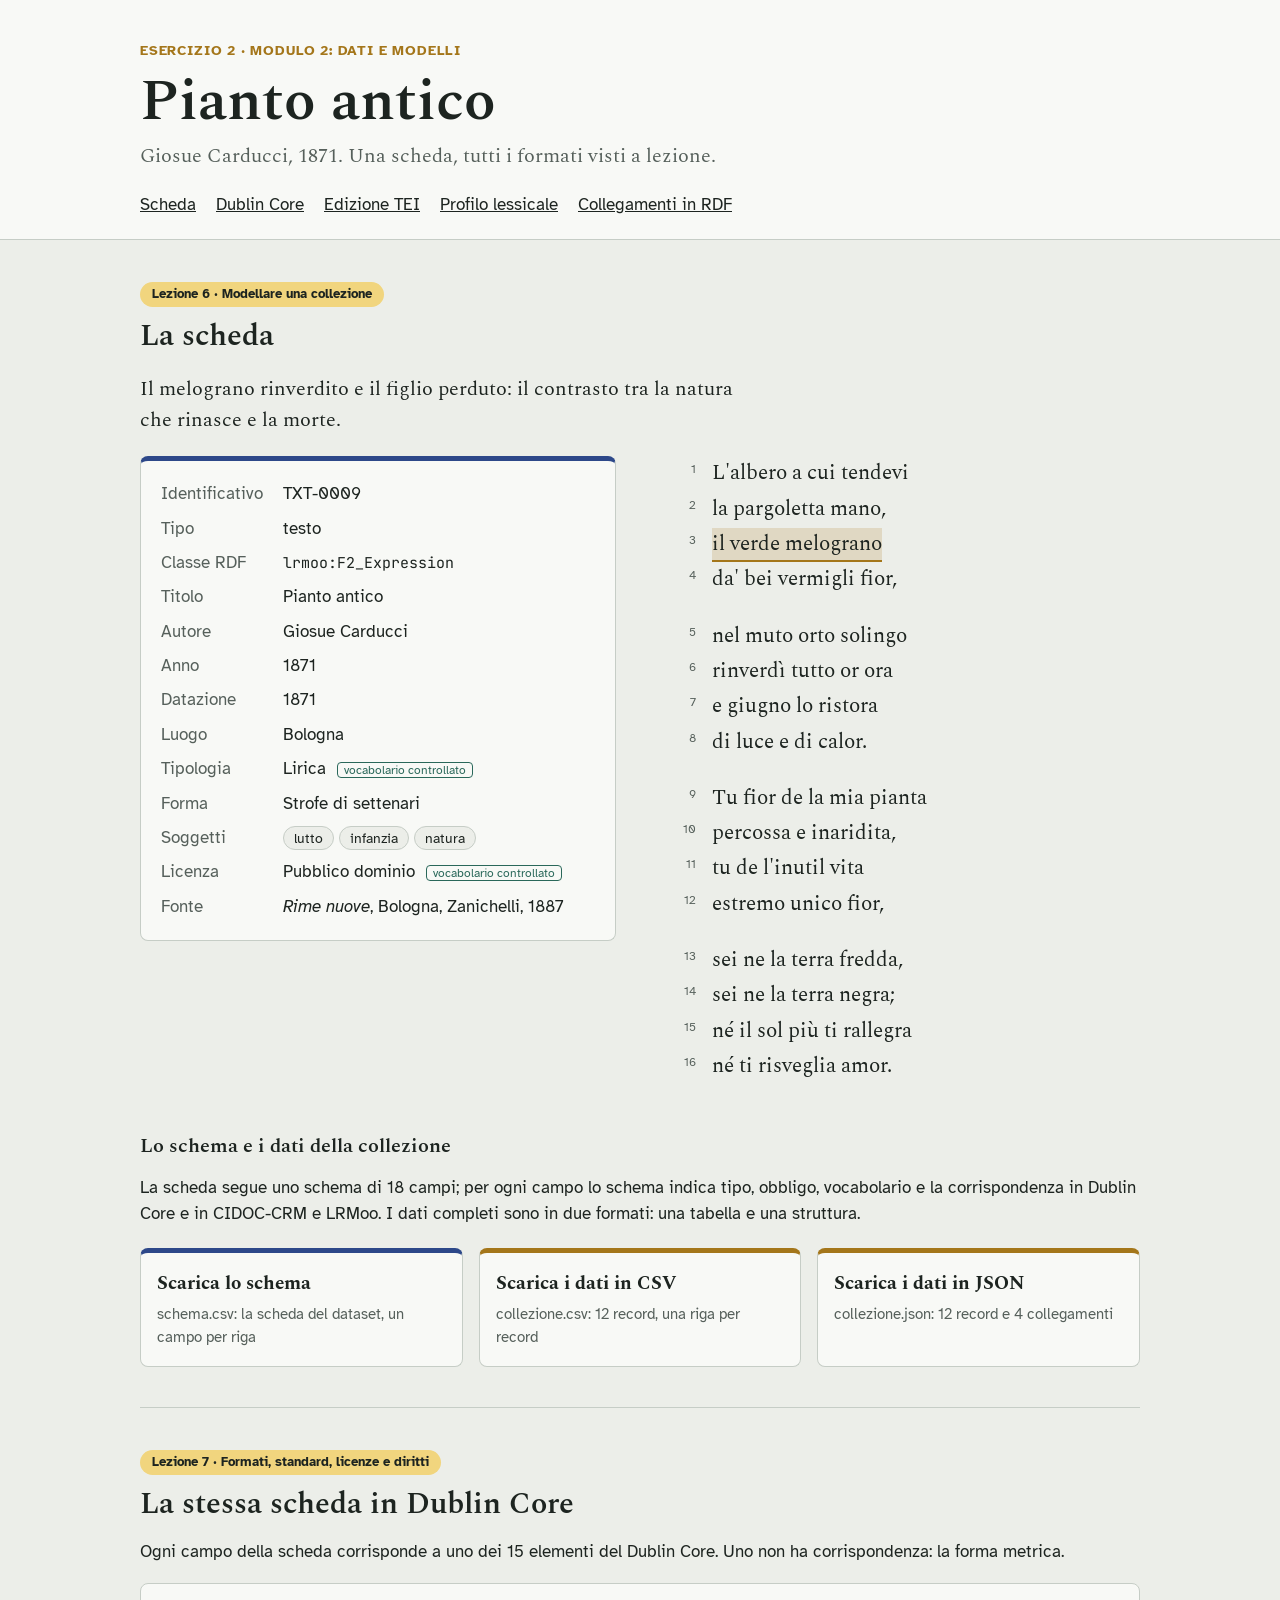
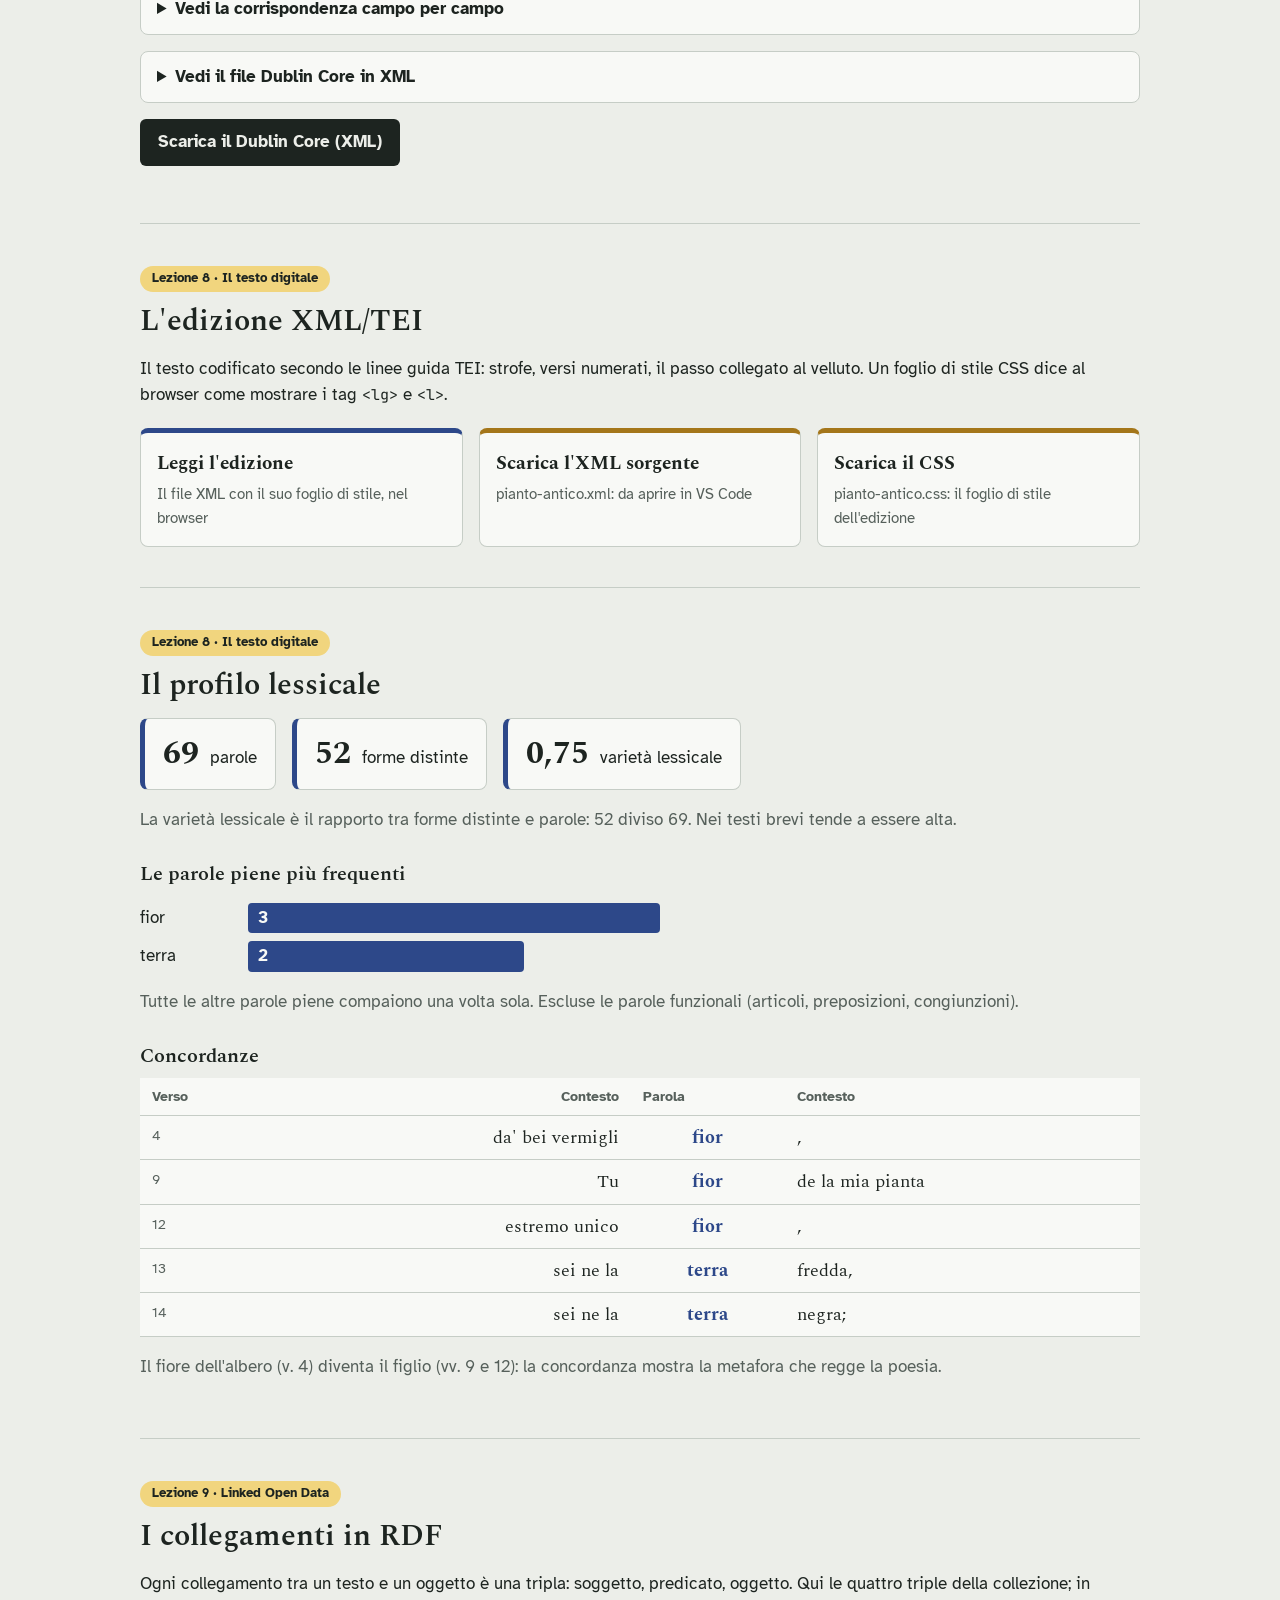
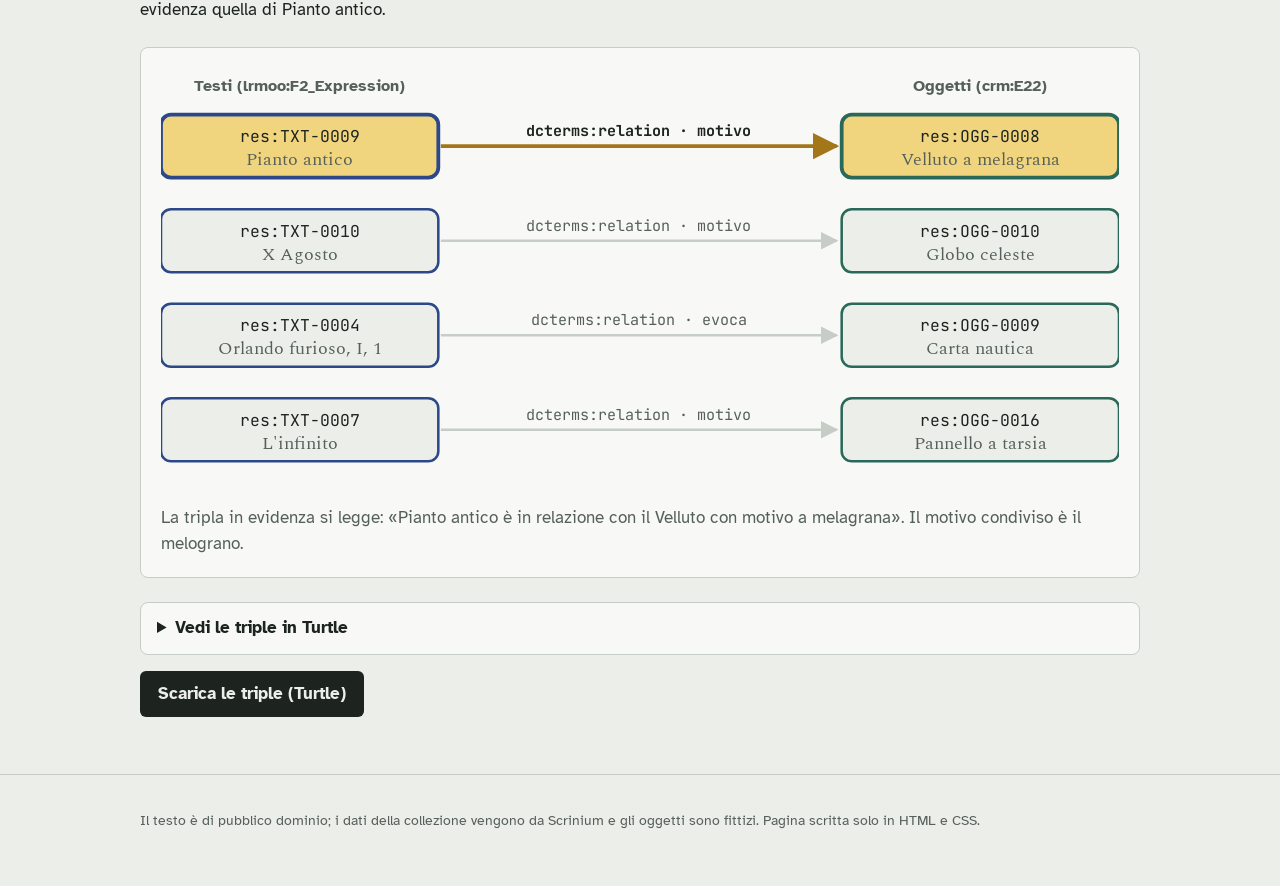
<file: Esercizi/esercizi-modulo2/index.html>
<!DOCTYPE html>
<html lang="it">
<head>
  <meta charset="utf-8">
  <meta name="viewport" content="width=device-width, initial-scale=1">
  <title>Pianto antico: una scheda, tutti i formati</title>
  <link rel="stylesheet" href="https://fonts.googleapis.com/css2?family=Atkinson+Hyperlegible:wght@400;700&family=Spectral:ital,wght@0,400;0,600;1,400&family=JetBrains+Mono&display=swap">
  <link rel="stylesheet" href="stile.css">
</head>
<body>

<!-- =====================================================================
     ESERCIZIO 2: tutto il modulo 2 in una sola scheda.
     Solo HTML e CSS: niente JavaScript. Le parti che si aprono e si
     chiudono usano l'elemento <details>; i file si scaricano con
     l'attributo download dei link.
     ===================================================================== -->

<header>
  <div class="contenitore">
    <p class="occhiello">Esercizio 2 · Modulo 2: dati e modelli</p>
    <h1>Pianto antico</h1>
    <p class="sottotitolo">Giosue Carducci, 1871. Una scheda, tutti i formati visti a lezione.</p>
    <nav aria-label="In questa pagina">
      <a href="#scheda">Scheda</a>
      <a href="#dublin-core">Dublin Core</a>
      <a href="#tei">Edizione TEI</a>
      <a href="#lessico">Profilo lessicale</a>
      <a href="#rdf">Collegamenti in RDF</a>
    </nav>
  </div>
</header>

<main class="contenitore">

  <!-- ===================== 1. LA SCHEDA (lezione 6) ===================== -->
  <section id="scheda">
    <p class="lezione">Lezione 6 · Modellare una collezione</p>
    <h2>La scheda</h2>
    <p class="descrizione">Il melograno rinverdito e il figlio perduto: il contrasto tra la natura che rinasce e la morte.</p>

    <div class="due-colonne">
      <!-- I metadati descrittivi: un campo per riga, come nello schema -->
      <dl class="metadati">
        <dt>Identificativo</dt><dd>TXT-0009</dd>
        <dt>Tipo</dt><dd>testo</dd>
        <dt>Classe RDF</dt><dd><code>lrmoo:F2_Expression</code></dd>
        <dt>Titolo</dt><dd>Pianto antico</dd>
        <dt>Autore</dt><dd>Giosue Carducci</dd>
        <dt>Anno</dt><dd>1871</dd>
        <dt>Datazione</dt><dd>1871</dd>
        <dt>Luogo</dt><dd>Bologna</dd>
        <dt>Tipologia</dt><dd>Lirica <span class="vocabolario">vocabolario controllato</span></dd>
        <dt>Forma</dt><dd>Strofe di settenari</dd>
        <dt>Soggetti</dt><dd><span class="etichetta">lutto</span> <span class="etichetta">infanzia</span> <span class="etichetta">natura</span></dd>
        <dt>Licenza</dt><dd>Pubblico dominio <span class="vocabolario">vocabolario controllato</span></dd>
        <dt>Fonte</dt><dd><cite>Rime nuove</cite>, Bologna, Zanichelli, 1887</dd>
      </dl>

      <!-- Il testo: i numeri dei versi li scrive il CSS, con un contatore -->
      <div class="poesia">
        <p class="strofa">
          <span class="verso">L'albero a cui tendevi</span>
          <span class="verso">la pargoletta mano,</span>
          <span class="verso"><a class="passo" href="#rdf" title="Collegato al Velluto con motivo a melagrana">il verde melograno</a></span>
          <span class="verso">da' bei vermigli fior,</span>
        </p>
        <p class="strofa">
          <span class="verso">nel muto orto solingo</span>
          <span class="verso">rinverdì tutto or ora</span>
          <span class="verso">e giugno lo ristora</span>
          <span class="verso">di luce e di calor.</span>
        </p>
        <p class="strofa">
          <span class="verso">Tu fior de la mia pianta</span>
          <span class="verso">percossa e inaridita,</span>
          <span class="verso">tu de l'inutil vita</span>
          <span class="verso">estremo unico fior,</span>
        </p>
        <p class="strofa">
          <span class="verso">sei ne la terra fredda,</span>
          <span class="verso">sei ne la terra negra;</span>
          <span class="verso">né il sol più ti rallegra</span>
          <span class="verso">né ti risveglia amor.</span>
        </p>
      </div>
    </div>

    <!-- Lo schema e i dati completi, da scaricare -->
    <h3>Lo schema e i dati della collezione</h3>
    <p>La scheda segue uno schema di 18 campi; per ogni campo lo schema indica tipo, obbligo, vocabolario e la corrispondenza in Dublin Core e in CIDOC-CRM e LRMoo. I dati completi sono in due formati: una tabella e una struttura.</p>
    <div class="tre-file">
      <a href="dati/schema.csv" download>
        <strong>Scarica lo schema</strong>
        <span>schema.csv: la scheda del dataset, un campo per riga</span>
      </a>
      <a href="dati/collezione.csv" download>
        <strong>Scarica i dati in CSV</strong>
        <span>collezione.csv: 12 record, una riga per record</span>
      </a>
      <a href="dati/collezione.json" download>
        <strong>Scarica i dati in JSON</strong>
        <span>collezione.json: 12 record e 4 collegamenti</span>
      </a>
    </div>
  </section>


  <!-- ===================== 2. DUBLIN CORE (lezione 7) ===================== -->
  <section id="dublin-core">
    <p class="lezione">Lezione 7 · Formati, standard, licenze e diritti</p>
    <h2>La stessa scheda in Dublin Core</h2>
    <p>Ogni campo della scheda corrisponde a uno dei 15 elementi del Dublin Core. Uno non ha corrispondenza: la forma metrica.</p>

    <!-- <details> si apre e si chiude con un clic, senza JavaScript -->
    <details>
      <summary>Vedi la corrispondenza campo per campo</summary>
      <div class="tabella">
        <table>
          <tr><th>Campo della scheda</th><th>Elemento Dublin Core</th><th>Valore</th></tr>
          <tr><td>id</td><td><code>dc:identifier</code></td><td>TXT-0009</td></tr>
          <tr><td>titolo</td><td><code>dc:title</code></td><td>Pianto antico</td></tr>
          <tr><td>autore</td><td><code>dc:creator</code></td><td>Carducci, Giosue</td></tr>
          <tr><td>anno</td><td><code>dc:date</code></td><td>1871</td></tr>
          <tr><td>luogo</td><td><code>dc:coverage</code></td><td>Bologna</td></tr>
          <tr><td>tipo, tipologia</td><td><code>dc:type</code></td><td>Text; Lirica</td></tr>
          <tr><td>soggetti</td><td><code>dc:subject</code></td><td>lutto; infanzia; natura</td></tr>
          <tr><td>descrizione</td><td><code>dc:description</code></td><td>Il melograno rinverdito e il figlio perduto…</td></tr>
          <tr><td>(lingua)</td><td><code>dc:language</code></td><td>it</td></tr>
          <tr><td>fonte</td><td><code>dc:source</code></td><td>Carducci, Rime nuove, 1887</td></tr>
          <tr><td>collegamento</td><td><code>dc:relation</code></td><td>OGG-0008</td></tr>
          <tr><td>licenza</td><td><code>dc:rights</code></td><td>Pubblico dominio</td></tr>
          <tr class="senza"><td>forma</td><td>nessun elemento adatto</td><td>Strofe di settenari</td></tr>
        </table>
      </div>
    </details>

    <details>
      <summary>Vedi il file Dublin Core in XML</summary>
<pre><code>&lt;oai_dc:dc xmlns:oai_dc="http://www.openarchives.org/OAI/2.0/oai_dc/"
           xmlns:dc="http://purl.org/dc/elements/1.1/"&gt;
  &lt;dc:identifier&gt;TXT-0009&lt;/dc:identifier&gt;
  &lt;dc:title xml:lang="it"&gt;Pianto antico&lt;/dc:title&gt;
  &lt;dc:creator&gt;Carducci, Giosue&lt;/dc:creator&gt;
  &lt;dc:date&gt;1871&lt;/dc:date&gt;
  &lt;dc:coverage&gt;Bologna&lt;/dc:coverage&gt;
  &lt;dc:type&gt;Text&lt;/dc:type&gt;
  &lt;dc:type xml:lang="it"&gt;Lirica&lt;/dc:type&gt;
  &lt;dc:subject xml:lang="it"&gt;lutto&lt;/dc:subject&gt;
  &lt;dc:subject xml:lang="it"&gt;infanzia&lt;/dc:subject&gt;
  &lt;dc:subject xml:lang="it"&gt;natura&lt;/dc:subject&gt;
  &lt;dc:language&gt;it&lt;/dc:language&gt;
  &lt;dc:relation&gt;https://scrinium.example.org/id/OGG-0008&lt;/dc:relation&gt;
  &lt;dc:rights&gt;Pubblico dominio&lt;/dc:rights&gt;
  …
&lt;/oai_dc:dc&gt;</code></pre>
    </details>

    <p class="azioni"><a class="pulsante" href="dati/pianto-antico-dc.xml" download>Scarica il Dublin Core (XML)</a></p>
  </section>


  <!-- ===================== 3. EDIZIONE TEI (lezione 8) ===================== -->
  <section id="tei">
    <p class="lezione">Lezione 8 · Il testo digitale</p>
    <h2>L'edizione XML/TEI</h2>
    <p>Il testo codificato secondo le linee guida TEI: strofe, versi numerati, il passo collegato al velluto. Un foglio di stile CSS dice al browser come mostrare i tag <code>&lt;lg&gt;</code> e <code>&lt;l&gt;</code>.</p>
    <div class="tre-file">
      <a href="tei/pianto-antico.xml" target="_blank" rel="noopener">
        <strong>Leggi l'edizione</strong>
        <span>Il file XML con il suo foglio di stile, nel browser</span>
      </a>
      <a href="tei/pianto-antico.xml" download>
        <strong>Scarica l'XML sorgente</strong>
        <span>pianto-antico.xml: da aprire in VS Code</span>
      </a>
      <a href="tei/pianto-antico.css" download>
        <strong>Scarica il CSS</strong>
        <span>pianto-antico.css: il foglio di stile dell'edizione</span>
      </a>
    </div>
  </section>


  <!-- ===================== 4. PROFILO LESSICALE (lezione 8) ===================== -->
  <section id="lessico">
    <p class="lezione">Lezione 8 · Il testo digitale</p>
    <h2>Il profilo lessicale</h2>

    <div class="numeri">
      <p><b>69</b> parole</p>
      <p><b>52</b> forme distinte</p>
      <p><b>0,75</b> varietà lessicale</p>
    </div>
    <p class="tenue">La varietà lessicale è il rapporto tra forme distinte e parole: 52 diviso 69. Nei testi brevi tende a essere alta.</p>

    <h3>Le parole piene più frequenti</h3>
    <!-- La lunghezza delle barre è scritta nello stile: --valore in percentuale -->
    <ul class="barre">
      <li style="--valore: 100%"><span>fior</span><b>3</b></li>
      <li style="--valore: 67%"><span>terra</span><b>2</b></li>
    </ul>
    <p class="tenue">Tutte le altre parole piene compaiono una volta sola. Escluse le parole funzionali (articoli, preposizioni, congiunzioni).</p>

    <h3>Concordanze</h3>
    <div class="tabella">
      <table class="kwic">
        <tr><th>Verso</th><th class="sinistra">Contesto</th><th>Parola</th><th>Contesto</th></tr>
        <tr><td>4</td><td class="sinistra">da' bei vermigli</td><td class="chiave">fior</td><td>,</td></tr>
        <tr><td>9</td><td class="sinistra">Tu</td><td class="chiave">fior</td><td>de la mia pianta</td></tr>
        <tr><td>12</td><td class="sinistra">estremo unico</td><td class="chiave">fior</td><td>,</td></tr>
        <tr><td>13</td><td class="sinistra">sei ne la</td><td class="chiave">terra</td><td>fredda,</td></tr>
        <tr><td>14</td><td class="sinistra">sei ne la</td><td class="chiave">terra</td><td>negra;</td></tr>
      </table>
    </div>
    <p class="tenue">Il fiore dell'albero (v. 4) diventa il figlio (vv. 9 e 12): la concordanza mostra la metafora che regge la poesia.</p>
  </section>


  <!-- ===================== 5. COLLEGAMENTI IN RDF (lezione 9) ===================== -->
  <section id="rdf">
    <p class="lezione">Lezione 9 · Linked Open Data</p>
    <h2>I collegamenti in RDF</h2>
    <p>Ogni collegamento tra un testo e un oggetto è una tripla: soggetto, predicato, oggetto. Qui le quattro triple della collezione; in evidenza quella di Pianto antico.</p>

    <!-- Il grafo è un disegno SVG scritto a mano: rettangoli, linee, testo -->
    <figure class="grafo">
      <svg viewBox="0 0 760 330" role="img" aria-labelledby="grafo-titolo">
        <title id="grafo-titolo">Quattro testi a sinistra collegati con dcterms:relation a quattro oggetti a destra. Pianto antico è collegato al Velluto con motivo a melagrana.</title>
        <!-- le frecce -->
        <defs>
          <marker id="punta" viewBox="0 0 10 10" refX="9" refY="5" markerWidth="7" markerHeight="7" orient="auto"><path d="M0,0 L10,5 L0,10 z" class="punta"/></marker>
          <marker id="punta-ev" viewBox="0 0 10 10" refX="9" refY="5" markerWidth="7" markerHeight="7" orient="auto"><path d="M0,0 L10,5 L0,10 z" class="punta-ev"/></marker>
        </defs>
        <text x="110" y="18" class="intestazione">Testi (lrmoo:F2_Expression)</text>
        <text x="650" y="18" class="intestazione">Oggetti (crm:E22)</text>

        <g class="arco evidenza"><line x1="222" y1="62" x2="536" y2="62" marker-end="url(#punta-ev)"/><text x="379" y="54">dcterms:relation · motivo</text></g>
        <g class="arco"><line x1="222" y1="137" x2="536" y2="137" marker-end="url(#punta)"/><text x="379" y="129">dcterms:relation · motivo</text></g>
        <g class="arco"><line x1="222" y1="212" x2="536" y2="212" marker-end="url(#punta)"/><text x="379" y="204">dcterms:relation · evoca</text></g>
        <g class="arco"><line x1="222" y1="287" x2="536" y2="287" marker-end="url(#punta)"/><text x="379" y="279">dcterms:relation · motivo</text></g>

        <g class="nodo testo evidenza"><rect x="0" y="37" width="220" height="50" rx="8"/><text x="110" y="59">res:TXT-0009</text><text x="110" y="77" class="nome">Pianto antico</text></g>
        <g class="nodo testo"><rect x="0" y="112" width="220" height="50" rx="8"/><text x="110" y="134">res:TXT-0010</text><text x="110" y="152" class="nome">X Agosto</text></g>
        <g class="nodo testo"><rect x="0" y="187" width="220" height="50" rx="8"/><text x="110" y="209">res:TXT-0004</text><text x="110" y="227" class="nome">Orlando furioso, I, 1</text></g>
        <g class="nodo testo"><rect x="0" y="262" width="220" height="50" rx="8"/><text x="110" y="284">res:TXT-0007</text><text x="110" y="302" class="nome">L'infinito</text></g>

        <g class="nodo oggetto evidenza"><rect x="540" y="37" width="220" height="50" rx="8"/><text x="650" y="59">res:OGG-0008</text><text x="650" y="77" class="nome">Velluto a melagrana</text></g>
        <g class="nodo oggetto"><rect x="540" y="112" width="220" height="50" rx="8"/><text x="650" y="134">res:OGG-0010</text><text x="650" y="152" class="nome">Globo celeste</text></g>
        <g class="nodo oggetto"><rect x="540" y="187" width="220" height="50" rx="8"/><text x="650" y="209">res:OGG-0009</text><text x="650" y="227" class="nome">Carta nautica</text></g>
        <g class="nodo oggetto"><rect x="540" y="262" width="220" height="50" rx="8"/><text x="650" y="284">res:OGG-0016</text><text x="650" y="302" class="nome">Pannello a tarsia</text></g>
      </svg>
      <figcaption>La tripla in evidenza si legge: «Pianto antico è in relazione con il Velluto con motivo a melagrana». Il motivo condiviso è il melograno.</figcaption>
    </figure>

    <details>
      <summary>Vedi le triple in Turtle</summary>
<pre><code><span class="c"># I prefissi (res:, dc:, dcterms:, crm:, lrmoo:) sono dichiarati nel file da scaricare</span>

<span class="c"># La scheda, descritta con Dublin Core</span>
res:TXT-0009 a lrmoo:F2_Expression ;
    dc:title "Pianto antico"@it ;
    dc:creator "Giosue Carducci" ;
    dc:date "1871" ;
    dc:subject "lutto"@it , "infanzia"@it , "natura"@it ;
    dc:rights "Pubblico dominio" ;
    dcterms:relation res:OGG-0008 .

<span class="c"># L'oggetto collegato, descritto con CIDOC-CRM</span>
res:OGG-0008 a crm:E22_Human-Made_Object ;
    dc:title "Velluto con motivo a melagrana"@it ;
    crm:P108i_was_produced_by res:OGG-0008-produzione .

<span class="c"># Tutti i collegamenti della collezione</span>
res:TXT-0009 dcterms:relation res:OGG-0008 .
res:TXT-0010 dcterms:relation res:OGG-0010 .
res:TXT-0004 dcterms:relation res:OGG-0009 .
res:TXT-0007 dcterms:relation res:OGG-0016 .</code></pre>
    </details>
    <p class="azioni"><a class="pulsante" href="dati/collegamenti.ttl" download>Scarica le triple (Turtle)</a></p>
  </section>


</main>

<footer>
  <div class="contenitore">
    <p>Il testo è di pubblico dominio; i dati della collezione vengono da Scrinium e gli oggetti sono fittizi. Pagina scritta solo in HTML e CSS.</p>
  </div>
</footer>

</body>
</html>
</file>
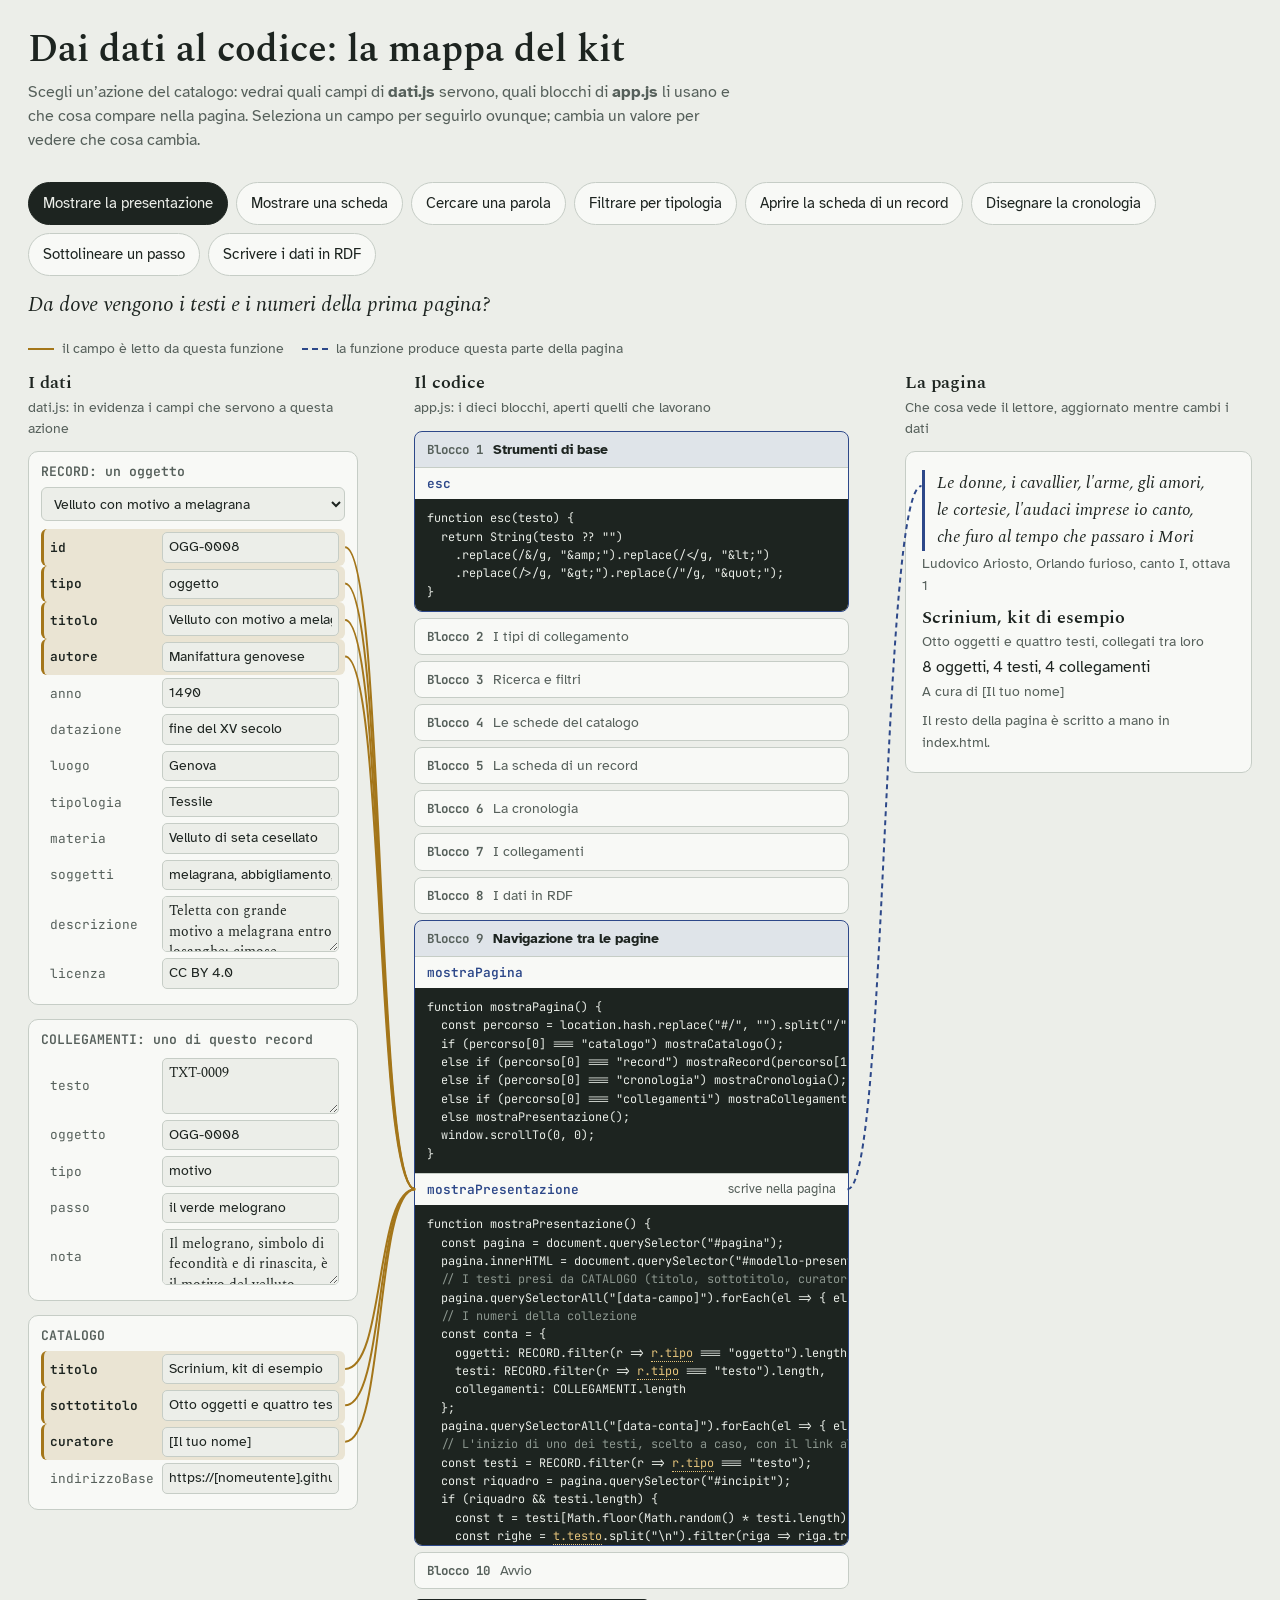
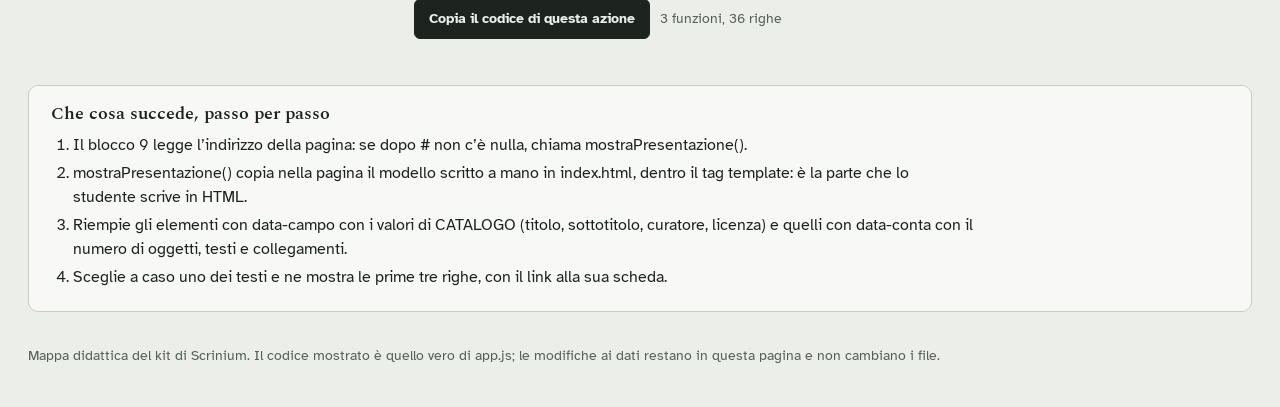
<file: kit-scrinium/Dai dati al codice_ la mappa del kit.html>
<!DOCTYPE html>
<html lang="it">
<head>
<meta charset="utf-8">
<meta name="viewport" content="width=device-width, initial-scale=1, viewport-fit=cover">
<title>Dai dati al codice: la mappa del kit</title>
<link rel="preconnect" href="https://fonts.googleapis.com">
<link rel="preconnect" href="https://fonts.gstatic.com" crossorigin>
<link href="https://fonts.googleapis.com/css2?family=Atkinson+Hyperlegible:wght@400;700&family=JetBrains+Mono:wght@400;600&family=Spectral:ital,wght@0,400;0,600;1,400&display=swap" rel="stylesheet">
<style>
:root{
  --bg:#ECEEE9; --surface:#F8F9F6; --sunk:#E2E6E0; --ink:#1D2420; --muted:#56605B; --rule:#C6CDC6;
  --verde:#2A685A; --lapis:#2D4889; --ocra:#A4761A; --ocra-soft:rgba(164,118,26,.16); --lapis-soft:rgba(45,72,137,.12);
  --code-bg:#1D2420; --code-ink:#E8ECE6; --code-muted:#8C978F; --ref:#E3C27A;
  --serif:'Spectral',Georgia,serif; --sans:'Atkinson Hyperlegible',Verdana,sans-serif; --mono:'JetBrains Mono','Courier New',monospace;
  color-scheme:light; box-sizing:border-box;
  padding-top:env(safe-area-inset-top,0px); padding-bottom:env(safe-area-inset-bottom,0px);
}
@media (prefers-color-scheme:dark){:root:not([data-theme="light"]){
  --bg:#131816; --surface:#1B211E; --sunk:#232B27; --ink:#E2E7E1; --muted:#9BA69F; --rule:#34403A;
  --verde:#72B5A3; --lapis:#93A9E2; --ocra:#D8B25C; --ocra-soft:rgba(216,178,92,.18); --lapis-soft:rgba(147,169,226,.15);
  --code-bg:#0F1311; color-scheme:dark;}}
:root[data-theme="dark"]{
  --bg:#131816; --surface:#1B211E; --sunk:#232B27; --ink:#E2E7E1; --muted:#9BA69F; --rule:#34403A;
  --verde:#72B5A3; --lapis:#93A9E2; --ocra:#D8B25C; --ocra-soft:rgba(216,178,92,.18); --lapis-soft:rgba(147,169,226,.15);
  --code-bg:#0F1311; color-scheme:dark;}
html{scroll-padding-top:env(safe-area-inset-top,0px)}
*,*::before,*::after{box-sizing:border-box}
body{margin:0;background:var(--bg);color:var(--ink);font-family:var(--sans);font-size:16px;line-height:1.5}
:focus-visible{outline:3px solid var(--lapis);outline-offset:2px}
h1,h2,h3{font-family:var(--serif);font-weight:600;line-height:1.15;margin:0}
.wrap{max-width:1500px;margin:0 auto;padding:0 clamp(14px,2.5vw,28px)}
header.top{padding:28px 0 8px}
header.top h1{font-size:clamp(1.7rem,3vw,2.4rem)}
header.top p{color:var(--muted);max-width:72ch;margin:8px 0 0}
.azioni{display:flex;flex-wrap:wrap;gap:8px;margin:22px 0 6px}
.azioni button{font:inherit;font-size:.95rem;padding:9px 14px;border-radius:999px;border:1.5px solid var(--rule);background:var(--surface);color:var(--ink);cursor:pointer}
.azioni button[aria-pressed="true"]{background:var(--ink);color:var(--bg);border-color:var(--ink)}
.domanda{font-family:var(--serif);font-style:italic;font-size:1.3rem;margin:14px 0 18px;color:var(--ink)}
.stage{position:relative;display:grid;grid-template-columns:minmax(0,0.95fr) minmax(0,1.25fr) minmax(0,1fr);gap:56px;align-items:start;padding-bottom:20px}
.col h2{font-size:1.15rem;margin-bottom:4px}
.col .sub{font-size:.85rem;color:var(--muted);margin:0 0 12px}
#linee{position:absolute;inset:0;width:100%;height:100%;pointer-events:none;overflow:visible}
#linee path{fill:none;stroke-width:2}
#linee .dc{stroke:var(--ocra)}
#linee .cr{stroke:var(--lapis);stroke-dasharray:5 4}

/* dati */
.pannello{background:var(--surface);border:1px solid var(--rule);border-radius:10px;padding:12px;margin-bottom:14px}
.pannello h3{font-family:var(--mono);font-size:.82rem;font-weight:600;color:var(--muted);margin:0 0 8px}
.pannello select{font:inherit;font-size:.9rem;width:100%;padding:6px 8px;border:1.5px solid var(--rule);border-radius:6px;background:var(--bg);color:var(--ink);margin-bottom:8px}
.campo{display:grid;grid-template-columns:104px 1fr;gap:8px;align-items:center;padding:3px 6px;border-radius:6px;border-left:3px solid transparent}
.campo button{font:inherit;font-family:var(--mono);font-size:.8rem;text-align:left;background:none;border:0;color:var(--muted);cursor:pointer;padding:4px 0}
.campo input,.campo textarea{font:inherit;font-size:.85rem;width:100%;padding:4px 6px;border:1px solid var(--rule);border-radius:5px;background:var(--bg);color:var(--ink);font-family:var(--sans)}
.campo textarea{font-family:var(--serif);height:56px;resize:vertical}
.campo.usato{border-left-color:var(--ocra);background:var(--ocra-soft)}
.campo.usato button{color:var(--ink);font-weight:600}
.campo.fuoco{outline:2px solid var(--ocra)}
.nota-campo{font-size:.82rem;color:var(--muted);margin:8px 0 0}
.nota-campo button{font:inherit;font-size:.82rem;background:none;border:1px solid var(--rule);border-radius:999px;padding:2px 9px;margin:3px 4px 0 0;cursor:pointer;color:var(--ink)}

/* codice */
.blocco{border:1px solid var(--rule);border-radius:8px;background:var(--surface);margin-bottom:6px;overflow:hidden}
.blocco .testa{display:flex;gap:10px;align-items:baseline;padding:7px 12px;font-size:.88rem;color:var(--muted)}
.blocco .testa b{font-family:var(--mono);font-size:.78rem;color:var(--muted);min-width:5.5ch}
.blocco.attivo{border-color:var(--lapis)}
.blocco.attivo .testa{color:var(--ink);font-weight:700;background:var(--lapis-soft)}
.funzione{border-top:1px solid var(--rule)}
.funzione .nome{font-family:var(--mono);font-size:.8rem;padding:6px 12px;color:var(--lapis);font-weight:600;display:flex;justify-content:space-between;gap:8px}
.funzione .nome span{color:var(--muted);font-weight:400;font-family:var(--sans)}
pre{margin:0;background:var(--code-bg);color:var(--code-ink);font-family:var(--mono);font-size:.74rem;line-height:1.55;padding:10px 12px;overflow-x:auto;max-height:340px}
pre .com{color:var(--code-muted)}
pre .ref{color:var(--ref);border-bottom:1px dotted var(--ref);cursor:pointer}
pre .ref.hot{background:var(--ref);color:var(--code-bg);border-radius:2px}
.copia{display:flex;gap:10px;align-items:center;margin-top:10px;flex-wrap:wrap}
.btn{font:inherit;font-size:.9rem;font-weight:700;padding:8px 14px;border-radius:6px;border:1.5px solid var(--ink);background:var(--ink);color:var(--bg);cursor:pointer}
.btn.ghost{background:transparent;color:var(--ink)}

/* risultato */
.risultato{background:var(--surface);border:1px solid var(--rule);border-radius:10px;padding:16px;min-height:120px}
.risultato .etichetta{font-size:.8rem;color:var(--muted);margin:0}
.risultato h3{font-size:1.15rem;margin:2px 0}
.risultato p{margin:2px 0}
.k-scheda{background:var(--bg);border:1px solid var(--rule);border-top:4px solid var(--verde);border-radius:8px;padding:12px;margin-bottom:10px}
.k-scheda.testo{border-top-color:var(--lapis)}
.k-scheda.sel{outline:2px solid var(--lapis)}
.tenue{color:var(--muted);font-size:.9rem}
.risultato input,.risultato select{font:inherit;width:100%;padding:7px 9px;border:1.5px solid var(--rule);border-radius:6px;background:var(--bg);color:var(--ink);margin:4px 0 10px}
.risultato dl{display:grid;grid-template-columns:max-content 1fr;gap:4px 14px;margin:10px 0 0;font-size:.9rem}
.risultato dt{color:var(--muted)}
.risultato dd{margin:0}
.testo-k{font-family:var(--serif);font-size:1.05rem;line-height:1.6}
.testo-k .v{display:block}
.testo-k .st{display:block;height:.6em}
.passo{border-bottom:2px solid var(--ocra);background:var(--ocra-soft)}
.risultato pre{max-height:none;font-size:.72rem}
.cronologia{width:100%;height:auto}
.cronologia text{font-family:var(--sans);font-size:13px;fill:var(--muted)}
.cronologia .asse{stroke:var(--rule)}
.cronologia .oggetto{fill:var(--verde)} .cronologia .testo{fill:var(--lapis)}
.cronologia .sel{stroke:var(--ocra);stroke-width:4}
[data-f].lit{outline:2px solid var(--ocra);outline-offset:2px;border-radius:3px;background:var(--ocra-soft)}
.passi{margin:26px 0 10px;padding:18px 22px;background:var(--surface);border:1px solid var(--rule);border-radius:10px}
.passi h2{font-size:1.15rem;margin-bottom:8px}
.passi ol{margin:0;padding-left:22px}
.passi li{margin:4px 0;max-width:90ch}
.legenda{display:flex;flex-wrap:wrap;gap:18px;font-size:.85rem;color:var(--muted);margin:0 0 14px}
.legenda span{display:inline-flex;align-items:center;gap:8px}
.legenda i{display:inline-block;width:26px;height:0;border-top:2px solid var(--ocra)}
.legenda i.cr{border-top:2px dashed var(--lapis)}
footer{color:var(--muted);font-size:.85rem;padding:24px 0 40px}
#toast{position:fixed;left:50%;bottom:calc(20px + env(safe-area-inset-bottom,0px));transform:translateX(-50%);background:var(--ink);color:var(--bg);padding:10px 16px;border-radius:8px;opacity:0;transition:opacity .2s;pointer-events:none}
#toast.on{opacity:1}
#copiaBox{display:none;margin-top:8px}
#copiaBox textarea{width:100%;height:160px;font-family:var(--mono);font-size:.75rem;background:var(--code-bg);color:var(--code-ink);border-radius:6px;border:0;padding:8px}
@media (max-width:1000px){.stage{grid-template-columns:1fr;gap:22px}#linee{display:none}}
@media (prefers-reduced-motion:reduce){*{transition:none!important}}
</style>
</head>
<body>
<div class="wrap">
  <header class="top">
    <h1>Dai dati al codice: la mappa del kit</h1>
    <p>Scegli un’azione del catalogo: vedrai quali campi di <b>dati.js</b> servono, quali blocchi di <b>app.js</b> li usano e che cosa compare nella pagina. Seleziona un campo per seguirlo ovunque; cambia un valore per vedere che cosa cambia.</p>
  </header>
  <div class="azioni" id="azioni" role="group" aria-label="Azioni del catalogo"></div>
  <p class="domanda" id="domanda"></p>
  <div class="legenda"><span><i></i>il campo è letto da questa funzione</span><span><i class="cr"></i>la funzione produce questa parte della pagina</span></div>
  <div class="stage" id="stage">
    <svg id="linee" aria-hidden="true"></svg>
    <section class="col" aria-labelledby="h-dati">
      <h2 id="h-dati">I dati</h2><p class="sub">dati.js: in evidenza i campi che servono a questa azione</p>
      <div id="dati"></div>
    </section>
    <section class="col" aria-labelledby="h-codice">
      <h2 id="h-codice">Il codice</h2><p class="sub">app.js: i dieci blocchi, aperti quelli che lavorano</p>
      <div id="codice"></div>
      <div class="copia"><button class="btn" id="copiaBtn" type="button">Copia il codice di questa azione</button><span class="tenue" id="copiaInfo"></span></div>
      <div id="copiaBox"><textarea id="copiaTesto" readonly aria-label="Codice da copiare"></textarea></div>
    </section>
    <section class="col" aria-labelledby="h-ris">
      <h2 id="h-ris">La pagina</h2><p class="sub">Che cosa vede il lettore, aggiornato mentre cambi i dati</p>
      <div class="risultato" id="risultato"></div>
    </section>
  </div>
  <section class="passi"><h2>Che cosa succede, passo per passo</h2><ol id="passi"></ol></section>
  <footer>Mappa didattica del kit di Scrinium. Il codice mostrato è quello vero di app.js; le modifiche ai dati restano in questa pagina e non cambiano i file.</footer>
</div>
<div id="toast" role="status" aria-live="polite"></div>
<script>
const CODICE = {"blocchi": {"1": "Strumenti di base", "2": "I tipi di collegamento", "3": "Ricerca e filtri", "4": "Le schede del catalogo", "5": "La scheda di un record", "6": "La cronologia", "7": "I collegamenti", "8": "I dati in RDF", "9": "Navigazione tra le pagine", "10": "Avvio"}, "codice": {"esc": {"blocco": 1, "testo": "function esc(testo) {\n  return String(testo ?? \"\")\n    .replace(/&/g, \"&amp;\").replace(/<\/g, \"&lt;\")\n    .replace(/>/g, \"&gt;\").replace(/\"/g, \"&quot;\");\n}"}, "norm": {"blocco": 1, "testo": "function norm(testo) {\n  return String(testo ?? \"\").normalize(\"NFD\")\n    .replace(/[\\u0300-\\u036f]/g, \"\").toLowerCase();\n}"}, "trovaRecord": {"blocco": 1, "testo": "function trovaRecord(id) {\n  return RECORD.find(r => r.id === id);\n}"}, "annoLeggibile": {"blocco": 1, "testo": "function annoLeggibile(anno) {\n  return anno < 0 ? `${-anno} a.C.` : String(anno);\n}"}, "TIPI": {"blocco": 2, "testo": "const TIPI = {\n  evoca:    { nome: \"Il testo evoca l’oggetto\",   daTesto: \"evoca\",                    daOggetto: \"è evocato in\" },\n  illustra: { nome: \"L’oggetto illustra il testo\", daTesto: \"è illustrato da\",          daOggetto: \"illustra\" },\n  motivo:   { nome: \"Motivo condiviso\",            daTesto: \"condivide un motivo con\",  daOggetto: \"condivide un motivo con\" },\n  contesto: { nome: \"Stesso contesto\",             daTesto: \"condivide il contesto con\", daOggetto: \"condivide il contesto con\" }\n};"}, "stato": {"blocco": 3, "testo": "const stato = { parola: \"\", tipo: \"\", tipologia: \"\" };"}, "filtra": {"blocco": 3, "testo": "function filtra() {\n  const parola = norm(stato.parola);\n  return RECORD.filter(r => {\n    // 1. la parola cercata deve comparire in titolo, autore, descrizione, soggetti o testo\n    const dove = norm([r.titolo, r.autore, r.descrizione, (r.soggetti || []).join(\" \"), r.testo].join(\" \"));\n    if (parola && !dove.includes(parola)) return false;\n    // 2. se è scelta una collezione, il record deve appartenerle\n    if (stato.tipo && r.tipo !== stato.tipo) return false;\n    // 3. se è scelta una tipologia, il record deve averla\n    if (stato.tipologia && r.tipologia !== stato.tipologia) return false;\n    return true;\n  }).sort((a, b) => a.anno - b.anno);\n}"}, "contaTipologie": {"blocco": 3, "testo": "function contaTipologie() {\n  const conteggi = {};\n  for (const r of RECORD) {\n    conteggi[r.tipologia] = (conteggi[r.tipologia] || 0) + 1;\n  }\n  return conteggi;\n}"}, "schedaHTML": {"blocco": 4, "testo": "function schedaHTML(r) {\n  const collezione = r.tipo === \"testo\" ? \"Testo\" : \"Oggetto\";\n  return `\n    <article class=\"scheda ${r.tipo}\">\n      <p class=\"etichetta\">${collezione}, ${esc(r.tipologia)}<\/p>\n      <h3><a href=\"#/record/${esc(r.id)}\">${esc(r.titolo)}<\/a><\/h3>\n      <p>${esc(r.autore || \"Autore non identificato\")}<\/p>\n      <p class=\"tenue\">${esc(r.datazione || annoLeggibile(r.anno))}, ${esc(r.luogo)}<\/p>\n    <\/article>`;\n}"}, "mostraRisultati": {"blocco": 4, "testo": "function mostraRisultati() {\n  const trovati = filtra();\n  const contenitore = document.querySelector(\"#risultati\");\n  document.querySelector(\"#conteggio\").textContent =\n    `${trovati.length} ${trovati.length === 1 ? \"record\" : \"record\"} su ${RECORD.length}`;\n  if (trovati.length === 0) {\n    contenitore.innerHTML = `\n      <div class=\"vuoto\">\n        <p><strong>Nessun record corrisponde a questa ricerca.<\/strong><\/p>\n        <p>Prova una parola più breve o togli uno dei filtri.<\/p>\n      <\/div>`;\n    return;\n  }\n  contenitore.innerHTML = trovati.map(schedaHTML).join(\"\");\n}"}, "mostraCatalogo": {"blocco": 4, "testo": "function mostraCatalogo() {\n  const tipologie = contaTipologie();\n  const opzioni = Object.keys(tipologie).sort().map(t =>\n    `<option value=\"${esc(t)}\" ${stato.tipologia === t ? \"selected\" : \"\"}>${esc(t)} (${tipologie[t]})<\/option>`\n  ).join(\"\");\n  document.querySelector(\"#pagina\").innerHTML = `\n    <h1>Catalogo<\/h1>\n    <div class=\"filtri\" role=\"search\">\n      <label>Cerca <input id=\"parola\" type=\"search\" value=\"${esc(stato.parola)}\" placeholder=\"una parola, un autore, un luogo\"><\/label>\n      <label>Collezione\n        <select id=\"tipo\">\n          <option value=\"\">Tutte<\/option>\n          <option value=\"oggetto\" ${stato.tipo === \"oggetto\" ? \"selected\" : \"\"}>Oggetti<\/option>\n          <option value=\"testo\" ${stato.tipo === \"testo\" ? \"selected\" : \"\"}>Testi<\/option>\n        <\/select>\n      <\/label>\n      <label>Tipologia\n        <select id=\"tipologia\"><option value=\"\">Tutte<\/option>${opzioni}<\/select>\n      <\/label>\n    <\/div>\n    <p id=\"conteggio\" class=\"tenue\"><\/p>\n    <div id=\"risultati\" class=\"griglia\" aria-live=\"polite\"><\/div>`;\n\n  // Ogni volta che il lettore scrive o sceglie, aggiorna lo stato e i risultati.\n  document.querySelector(\"#parola\").addEventListener(\"input\", e => { stato.parola = e.target.value; mostraRisultati(); });\n  document.querySelector(\"#tipo\").addEventListener(\"change\", e => { stato.tipo = e.target.value; mostraRisultati(); });\n  document.querySelector(\"#tipologia\").addEventListener(\"change\", e => { stato.tipologia = e.target.value; mostraRisultati(); });\n  mostraRisultati();\n}"}, "mostraRecord": {"blocco": 5, "testo": "function mostraRecord(id) {\n  const r = trovaRecord(id);\n  if (!r) {\n    document.querySelector(\"#pagina\").innerHTML = `<p>Questo record non esiste. <a href=\"#/catalogo\">Torna al catalogo<\/a>.<\/p>`;\n    return;\n  }\n  // I metadati: una riga per campo, solo se il campo è compilato.\n  const campi = [\n    [\"Identificativo\", r.id], [\"Autore o ambito\", r.autore], [\"Datazione\", r.datazione],\n    [\"Luogo\", r.luogo], [\"Tipologia\", r.tipologia], [\"Materia e tecnica\", r.materia],\n    [\"Forma\", r.forma], [\"Soggetti\", (r.soggetti || []).join(\", \")], [\"Licenza\", r.licenza]\n  ];\n  const metadati = campi.filter(c => c[1]).map(c => `<dt>${c[0]}<\/dt><dd>${esc(c[1])}<\/dd>`).join(\"\");\n\n  // Il testo integrale, verso per verso, con i passi collegati evidenziati.\n  const testo = r.tipo === \"testo\" ? `<div class=\"testo\">${testoConPassi(r)}<\/div>` : \"\";\n\n  document.querySelector(\"#pagina\").innerHTML = `\n    <p class=\"tenue\"><a href=\"#/catalogo\">Catalogo<\/a> / ${esc(r.id)}<\/p>\n    <h1>${esc(r.titolo)}<\/h1>\n    <p class=\"descrizione\">${esc(r.descrizione)}<\/p>\n    <div class=\"dettaglio\">\n      <div>${testo}<dl>${metadati}<\/dl><\/div>\n      <div>\n        <h2>Collegamenti<\/h2>${collegamentiDi(r)}\n        <h2>Dati RDF<\/h2><pre>${esc(turtle(r))}<\/pre>\n      <\/div>\n    <\/div>`;\n}"}, "testoConPassi": {"blocco": 5, "testo": "function testoConPassi(r) {\n  let html = esc(r.testo);\n  for (const c of COLLEGAMENTI.filter(c => c.testo === r.id && c.passo)) {\n    const passo = esc(c.passo);\n    html = html.replace(passo, `<a class=\"passo\" href=\"#/record/${esc(c.oggetto)}\">${passo}<\/a>`);\n  }\n  return html.split(\"\\n\").map(riga => riga.trim() ? `<span class=\"verso\">${riga}<\/span>` : `<span class=\"stacco\"><\/span>`).join(\"\");\n}"}, "mostraCronologia": {"blocco": 6, "testo": "function mostraCronologia() {\n  const anni = RECORD.map(r => r.anno);\n  const min = Math.floor(Math.min(...anni) / 100) * 100;\n  const max = Math.ceil(Math.max(...anni) / 100) * 100;\n  const larghezza = 1000, sinistra = 40, destra = 960;\n  const x = anno => sinistra + (anno - min) / (max - min) * (destra - sinistra);\n  const corsia = { oggetto: 70, testo: 150 };\n\n  // Le tacche dei secoli sull'asse.\n  let tacche = \"\";\n  for (let a = min; a <= max; a += 100) {\n    tacche += `<line x1=\"${x(a)}\" x2=\"${x(a)}\" y1=\"200\" y2=\"208\" class=\"asse\"/>\n               <text x=\"${x(a)}\" y=\"228\" text-anchor=\"middle\">${annoLeggibile(a)}<\/text>`;\n  }\n  // Un cerchio cliccabile per ogni record.\n  const punti = RECORD.map(r => `\n    <a href=\"#/record/${esc(r.id)}\">\n      <circle cx=\"${x(r.anno)}\" cy=\"${corsia[r.tipo]}\" r=\"9\" class=\"${r.tipo}\">\n        <title>${esc(r.titolo)} (${esc(r.datazione)})<\/title>\n      <\/circle>\n    <\/a>`).join(\"\");\n\n  document.querySelector(\"#pagina\").innerHTML = `\n    <h1>Cronologia<\/h1>\n    <p class=\"tenue\">In alto gli oggetti, in basso i testi. Seleziona un punto per aprire la scheda.<\/p>\n    <svg viewBox=\"0 0 ${larghezza} 240\" class=\"cronologia\" role=\"img\" aria-label=\"Cronologia dei record\">\n      <text x=\"${sinistra}\" y=\"40\">Oggetti<\/text><text x=\"${sinistra}\" y=\"120\">Testi<\/text>\n      <line x1=\"${sinistra}\" x2=\"${destra}\" y1=\"200\" y2=\"200\" class=\"asse\"/>\n      ${tacche}${punti}\n    <\/svg>`;\n}"}, "collegamentiDi": {"blocco": 7, "testo": "function collegamentiDi(r) {\n  const propri = COLLEGAMENTI.filter(c => c.testo === r.id || c.oggetto === r.id);\n  if (propri.length === 0) return `<p class=\"tenue\">Nessun collegamento.<\/p>`;\n  return \"<ul class=\\\"collegamenti\\\">\" + propri.map(c => {\n    const altro = trovaRecord(r.tipo === \"testo\" ? c.oggetto : c.testo);\n    const frase = r.tipo === \"testo\" ? TIPI[c.tipo].daTesto : TIPI[c.tipo].daOggetto;\n    return `<li><strong>${frase}<\/strong> <a href=\"#/record/${esc(altro.id)}\">${esc(altro.titolo)}<\/a>\n            <br><span class=\"tenue\">${esc(c.nota)}<\/span><\/li>`;\n  }).join(\"\") + \"<\/ul>\";\n}"}, "mostraCollegamenti": {"blocco": 7, "testo": "function mostraCollegamenti() {\n  const righe = COLLEGAMENTI.map(c => {\n    const t = trovaRecord(c.testo), o = trovaRecord(c.oggetto);\n    return `<tr><td><a href=\"#/record/${esc(t.id)}\">${esc(t.titolo)}<\/a><\/td>\n                <td>${TIPI[c.tipo].daTesto}<\/td>\n                <td><a href=\"#/record/${esc(o.id)}\">${esc(o.titolo)}<\/a><\/td>\n                <td>${esc(c.nota)}<\/td><\/tr>`;\n  }).join(\"\");\n  document.querySelector(\"#pagina\").innerHTML = `\n    <h1>Collegamenti<\/h1>\n    <p class=\"tenue\">Ogni collegamento unisce un testo e un oggetto, con una motivazione.<\/p>\n    <div class=\"tabella\"><table>\n      <tr><th>Testo<\/th><th>Relazione<\/th><th>Oggetto<\/th><th>Motivazione<\/th><\/tr>${righe}\n    <\/table><\/div>`;\n}"}, "turtle": {"blocco": 8, "testo": "function turtle(r) {\n  const id = \"<\" + CATALOGO.indirizzoBase + \"id/\" + r.id + \">\";\n  const classe = r.tipo === \"testo\" ? \"lrmoo:F2_Expression\" : \"crm:E22_Human-Made_Object\";\n  const righe = [\n    `${id} a ${classe} ;`,\n    `    dcterms:title \"${r.titolo.replace(/\"/g, '\\\\\"')}\"@it ;`,\n    r.autore ? `    dcterms:creator \"${r.autore}\" ;` : null,\n    `    dcterms:date \"${r.anno}\" ;`,\n    `    dcterms:spatial \"${r.luogo}\" ;`,\n    `    dcterms:type \"${r.tipologia}\"@it ;`,\n    ...(r.soggetti || []).map(s => `    dcterms:subject \"${s}\"@it ;`),\n    `    dcterms:rights \"${r.licenza}\" .`\n  ].filter(Boolean);\n  // Le relazioni: ogni collegamento diventa una tripla.\n  for (const c of COLLEGAMENTI.filter(c => c.testo === r.id || c.oggetto === r.id)) {\n    righe.push(`<${CATALOGO.indirizzoBase}id/${c.testo}> dcterms:relation <${CATALOGO.indirizzoBase}id/${c.oggetto}> .`);\n  }\n  return righe.join(\"\\n\");\n}"}, "mostraPagina": {"blocco": 9, "testo": "function mostraPagina() {\n  const percorso = location.hash.replace(\"#/\", \"\").split(\"/\");\n  if (percorso[0] === \"catalogo\") mostraCatalogo();\n  else if (percorso[0] === \"record\") mostraRecord(percorso[1]);\n  else if (percorso[0] === \"cronologia\") mostraCronologia();\n  else if (percorso[0] === \"collegamenti\") mostraCollegamenti();\n  else mostraPresentazione();\n  window.scrollTo(0, 0);\n}"}, "mostraPresentazione": {"blocco": 9, "testo": "function mostraPresentazione() {\n  const pagina = document.querySelector(\"#pagina\");\n  pagina.innerHTML = document.querySelector(\"#modello-presentazione\").innerHTML;\n  // I testi presi da CATALOGO (titolo, sottotitolo, curatore, licenza)\n  pagina.querySelectorAll(\"[data-campo]\").forEach(el => { el.textContent = CATALOGO[el.dataset.campo]; });\n  // I numeri della collezione\n  const conta = {\n    oggetti: RECORD.filter(r => r.tipo === \"oggetto\").length,\n    testi: RECORD.filter(r => r.tipo === \"testo\").length,\n    collegamenti: COLLEGAMENTI.length\n  };\n  pagina.querySelectorAll(\"[data-conta]\").forEach(el => { el.textContent = conta[el.dataset.conta]; });\n  // L'inizio di uno dei testi, scelto a caso, con il link alla sua scheda\n  const testi = RECORD.filter(r => r.tipo === \"testo\");\n  const riquadro = pagina.querySelector(\"#incipit\");\n  if (riquadro && testi.length) {\n    const t = testi[Math.floor(Math.random() * testi.length)];\n    const righe = t.testo.split(\"\\n\").filter(riga => riga.trim()).slice(0, 3);\n    riquadro.innerHTML = `<p class=\"versi\">${righe.map(esc).join(\"<br>\")}<\/p>\n      <p class=\"tenue\">${esc(t.autore)}, <a href=\"#/record/${esc(t.id)}\">${esc(t.titolo)}<\/a><\/p>`;\n  }\n}"}, "avvio": {"blocco": 10, "testo": "document.querySelector(\"#titolo\").textContent = CATALOGO.titolo;\ndocument.querySelector(\"#sottotitolo\").textContent = CATALOGO.sottotitolo;\ndocument.querySelector(\"#piede\").textContent =\n  `A cura di ${CATALOGO.curatore}. Dati con licenza ${CATALOGO.licenzaDati}. Costruito con il kit di Scrinium.`;\ndocument.title = CATALOGO.titolo;\nwindow.addEventListener(\"hashchange\", mostraPagina);"}}};
const DATI0 = {"CATALOGO":{"titolo":"Scrinium, kit di esempio","sottotitolo":"Otto oggetti e quattro testi, collegati tra loro","curatore":"[Il tuo nome]","licenzaDati":"CC0 1.0","indirizzoBase":"https://[nomeutente].github.io/[nome-repository]/"},"RECORD":[{"id":"OGG-0001","tipo":"oggetto","titolo":"Piatto istoriato con Apollo e Dafne","autore":"Bottega faentina","anno":1525,"datazione":"1520–1530 circa","luogo":"Faenza","tipologia":"Ceramica","materia":"Maiolica dipinta in policromia","soggetti":["mitologia","Ovidio","metamorfosi"],"descrizione":"Piatto da pompa con la metamorfosi di Dafne in alloro, tratta dalle Metamorfosi di Ovidio; tesa decorata a grottesche su fondo blu.","licenza":"CC BY 4.0"},{"id":"OGG-0004","tipo":"oggetto","titolo":"Astrolabio planisferico","autore":"Officina veneziana","anno":1560,"datazione":"metà del XVI secolo","luogo":"Venezia","tipologia":"Strumento scientifico","materia":"Ottone fuso e inciso","soggetti":["astronomia","navigazione","misura del tempo"],"descrizione":"Strumento con madre, tre timpani per diverse latitudini e rete a punte fiammate che indica le stelle fisse.","licenza":"CC BY-SA 4.0"},{"id":"OGG-0008","tipo":"oggetto","titolo":"Velluto con motivo a melagrana","autore":"Manifattura genovese","anno":1490,"datazione":"fine del XV secolo","luogo":"Genova","tipologia":"Tessile","materia":"Velluto di seta cesellato","soggetti":["melagrana","abbigliamento","commercio"],"descrizione":"Teletta con grande motivo a melagrana entro losanghe; cimose originali conservate su un lato.","licenza":"CC BY 4.0"},{"id":"OGG-0009","tipo":"oggetto","titolo":"Carta nautica del Mediterraneo","autore":"Scuola cartografica veneziana","anno":1450,"datazione":"metà del XV secolo","luogo":"Venezia","tipologia":"Cartografia","materia":"Inchiostri e colori su pergamena","soggetti":["navigazione","Mediterraneo","porti"],"descrizione":"Portolano con reticolo di linee di rombo, toponimi costieri in rosso e nero e rose dei venti.","licenza":"CC BY 4.0"},{"id":"OGG-0010","tipo":"oggetto","titolo":"Globo celeste","autore":"","anno":1690,"datazione":"fine del XVII secolo","luogo":"Roma","tipologia":"Strumento scientifico","materia":"Fusi a stampa su sfera di cartapesta, legno tornito","soggetti":["astronomia","costellazioni"],"descrizione":"Globo con le figure delle costellazioni e montatura a quattro gambe con cerchio orizzontale in legno.","licenza":"CC BY-SA 4.0"},{"id":"OGG-0016","tipo":"oggetto","titolo":"Pannello a tarsia con veduta prospettica","autore":"Bottega urbinate","anno":1478,"datazione":"1475–1480 circa","luogo":"Urbino","tipologia":"Arredo","materia":"Legni di essenze diverse intarsiati","soggetti":["prospettiva","città ideale"],"descrizione":"Veduta architettonica con loggiato e armadio a sportelli socchiusi, resa con legni chiari e scuri.","licenza":"Pubblico dominio"},{"id":"OGG-0020","tipo":"oggetto","titolo":"Orologio da tasca con cassa smaltata","autore":"Manifattura torinese","anno":1820,"datazione":"1820 circa","luogo":"Torino","tipologia":"Oreficeria","materia":"Oro, smalto, vetro","soggetti":["misura del tempo","ornamento"],"descrizione":"Cassa in smalto blu con corona di perle; quadrante con numeri romani.","licenza":"CC BY 4.0"},{"id":"OGG-0021","tipo":"oggetto","titolo":"Pianta prospettica della città","autore":"Incisore romano","anno":1702,"datazione":"inizio del XVIII secolo","luogo":"Roma","tipologia":"Grafica","materia":"Acquaforte e bulino su carta","soggetti":["città","topografia"],"descrizione":"Pianta a volo d’uccello con legenda numerata di chiese e palazzi.","licenza":"Pubblico dominio"},{"id":"TXT-0004","tipo":"testo","titolo":"Orlando furioso, canto I, ottava 1","autore":"Ludovico Ariosto","anno":1532,"datazione":"edizione definitiva 1532","luogo":"Ferrara","tipologia":"Poema","forma":"Ottava rima","soggetti":["cavalleria","amore","guerra"],"descrizione":"Protasi del poema: le donne, i cavalieri, le armi e gli amori al tempo della guerra tra Mori e Franchi.","licenza":"Pubblico dominio","testo":"Le donne, i cavallier, l'arme, gli amori,\nle cortesie, l'audaci imprese io canto,\nche furo al tempo che passaro i Mori\nd'Africa il mare, e in Francia nocquer tanto,\nseguendo l'ire e i giovenil furori\nd'Agramante lor re, che si diè vanto\ndi vendicar la morte di Troiano\nsopra re Carlo imperator romano."},{"id":"TXT-0007","tipo":"testo","titolo":"L’infinito","autore":"Giacomo Leopardi","anno":1819,"datazione":"1819","luogo":"Recanati","tipologia":"Lirica","forma":"Idillio in endecasillabi sciolti","soggetti":["infinito","silenzio","paesaggio"],"descrizione":"Dalla siepe che esclude l’orizzonte nasce l’immaginazione di spazi interminati.","licenza":"Pubblico dominio","testo":"Sempre caro mi fu quest'ermo colle,\ne questa siepe, che da tanta parte\ndell'ultimo orizzonte il guardo esclude.\nMa sedendo e mirando, interminati\nspazi di là da quella, e sovrumani\nsilenzi, e profondissima quiete\nio nel pensier mi fingo; ove per poco\nil cor non si spaura. E come il vento\nodo stormir tra queste piante, io quello\ninfinito silenzio a questa voce\nvo comparando: e mi sovvien l'eterno,\ne le morte stagioni, e la presente\ne viva, e il suon di lei. Così tra questa\nimmensità s'annega il pensier mio:\ne il naufragar m'è dolce in questo mare."},{"id":"TXT-0009","tipo":"testo","titolo":"Pianto antico","autore":"Giosue Carducci","anno":1871,"datazione":"1871","luogo":"Bologna","tipologia":"Lirica","forma":"Strofe di settenari","soggetti":["lutto","infanzia","natura"],"descrizione":"Il melograno rinverdito e il figlio perduto: il contrasto tra la natura che rinasce e la morte.","licenza":"Pubblico dominio","testo":"L'albero a cui tendevi\nla pargoletta mano,\nil verde melograno\nda' bei vermigli fior,\n\nnel muto orto solingo\nrinverdì tutto or ora\ne giugno lo ristora\ndi luce e di calor.\n\nTu fior de la mia pianta\npercossa e inaridita,\ntu de l'inutil vita\nestremo unico fior,\n\nsei ne la terra fredda,\nsei ne la terra negra;\nné il sol più ti rallegra\nné ti risveglia amor."},{"id":"TXT-0010","tipo":"testo","titolo":"X Agosto","autore":"Giovanni Pascoli","anno":1896,"datazione":"1896","luogo":"San Mauro Pascoli","tipologia":"Lirica","forma":"Quartine di decasillabi e novenari","soggetti":["lutto","stelle","famiglia"],"descrizione":"La notte di san Lorenzo e il pianto di stelle sull’uccisione del padre.","licenza":"Pubblico dominio","testo":"San Lorenzo, io lo so perché tanto\ndi stelle per l'aria tranquilla\narde e cade, perché sì gran pianto\nnel concavo cielo sfavilla.\n\nRitornava una rondine al tetto:\nl'uccisero: cadde tra spini;\nella aveva nel becco un insetto:\nla cena dei suoi rondinini.\n\nOra è là, come in croce, che tende\nquel verme a quel cielo lontano;\ne il suo nido è nell'ombra, che attende,\nche pigola sempre più piano.\n\nAnche un uomo tornava al suo nido:\nl'uccisero: disse: Perdono;\ne restò negli aperti occhi un grido:\nportava due bambole in dono.\n\nOra là, nella casa romita,\nlo aspettano, aspettano in vano:\negli immobile, attonito, addita\nle bambole al cielo lontano.\n\nE tu, Cielo, dall'alto dei mondi\nsereni, infinito, immortale,\noh! d'un pianto di stelle lo inondi\nquest'atomo opaco del Male!"}],"COLLEGAMENTI":[{"testo":"TXT-0009","oggetto":"OGG-0008","tipo":"motivo","passo":"il verde melograno","nota":"Il melograno, simbolo di fecondità e di rinascita, è il motivo del velluto rinascimentale; in Carducci rinverdisce mentre il figlio giace nella terra."},{"testo":"TXT-0010","oggetto":"OGG-0010","tipo":"motivo","passo":"pianto di stelle","nota":"Il cielo stellato come spazio da misurare per la scienza e come luogo del pianto cosmico per il poeta."},{"testo":"TXT-0004","oggetto":"OGG-0009","tipo":"evoca","passo":"d'Africa il mare","nota":"La traversata dei Mori evocata nella protasi corrisponde allo spazio mediterraneo descritto dai portolani."},{"testo":"TXT-0007","oggetto":"OGG-0016","tipo":"motivo","passo":"dell'ultimo orizzonte","nota":"La siepe che chiude lo sguardo e la prospettiva che lo costruisce: due rappresentazioni dello spazio e del suo limite."}]};

/* ---------- stato ---------- */
const D = JSON.parse(JSON.stringify(DATI0));
const S = { azione: 'presentazione', id: 'OGG-0008', fuoco: null, cerca: 'melo', tipologia: '' };
const $ = s => document.querySelector(s);
const $$ = s => [...document.querySelectorAll(s)];
const esc = t => String(t ?? '').replace(/&/g,'&amp;').replace(/</g,'&lt;').replace(/>/g,'&gt;').replace(/"/g,'&quot;');
const norm = t => String(t ?? '').normalize('NFD').replace(/[\u0300-\u036f]/g,'').toLowerCase();
const annoL = a => a < 0 ? `${-a} a.C.` : String(a);
const rec = () => D.RECORD.find(r => r.id === S.id);
const link = () => D.COLLEGAMENTI.find(c => c.testo === S.id || c.oggetto === S.id);
function toast(m){ const t=$('#toast'); t.textContent=m; t.classList.add('on'); clearTimeout(toast.t); toast.t=setTimeout(()=>t.classList.remove('on'),2200); }

/* ---------- le azioni ---------- */
const AZIONI = [
 {id:'presentazione', nome:'Mostrare la presentazione', domanda:'Da dove vengono i testi e i numeri della prima pagina?',
  funzioni:['mostraPagina','mostraPresentazione','esc'], produce:{mostraPresentazione:'presentazione'},
  passi:['Il blocco 9 legge l’indirizzo della pagina: se dopo # non c’è nulla, chiama mostraPresentazione().',
         'mostraPresentazione() copia nella pagina il modello scritto a mano in index.html, dentro il tag template: è la parte che lo studente scrive in HTML.',
         'Riempie gli elementi con data-campo con i valori di CATALOGO (titolo, sottotitolo, curatore, licenza) e quelli con data-conta con il numero di oggetti, testi e collegamenti.',
         'Sceglie a caso uno dei testi e ne mostra le prime tre righe, con il link alla sua scheda.']},
 {id:'catalogo', nome:'Mostrare una scheda', domanda:'Come diventa una scheda del catalogo un record di dati.js?',
  funzioni:['mostraPagina','mostraCatalogo','mostraRisultati','schedaHTML','esc','annoLeggibile'], produce:{schedaHTML:'scheda', mostraRisultati:'conteggio'},
  passi:['Il blocco 9 legge l’indirizzo della pagina: se è #/catalogo, chiama mostraCatalogo().',
         'mostraCatalogo() (blocco 4) prepara la ricerca e i filtri, poi chiama mostraRisultati().',
         'mostraRisultati() chiede al blocco 3 quali record mostrare e scrive il conteggio.',
         'Per ogni record, schedaHTML() mette titolo, autore, datazione e luogo dentro un pezzo di HTML; esc() del blocco 1 rende sicuro ogni testo.']},
 {id:'cerca', nome:'Cercare una parola', domanda:'Come fa la lista a cambiare mentre scrivo?',
  funzioni:['mostraCatalogo','stato','filtra','norm','mostraRisultati'], produce:{mostraRisultati:'lista'},
  passi:['Quando scrivi nel campo di ricerca, mostraCatalogo() registra la parola nello stato (blocco 3).',
         'filtra() prende ogni record e unisce titolo, autore, descrizione, soggetti e testo in un’unica stringa.',
         'norm() del blocco 1 toglie accenti e maiuscole sia alla parola sia ai campi: «citta» trova «città».',
         'Se la parola non c’è, il record resta fuori; mostraRisultati() ridisegna la lista con quelli rimasti.']},
 {id:'filtra', nome:'Filtrare per tipologia', domanda:'Da dove vengono le voci del menu e i loro numeri?',
  funzioni:['contaTipologie','mostraCatalogo','stato','filtra'], produce:{mostraCatalogo:'menu', filtra:'lista'},
  passi:['contaTipologie() (blocco 3) scorre tutti i record e conta quanti ce ne sono per ogni valore del campo tipologia.',
         'mostraCatalogo() trasforma i conteggi in voci del menu: «Ceramica (2)».',
         'Quando scegli una voce, la tipologia entra nello stato e filtra() esclude i record con una tipologia diversa.',
         'Per questo la tipologia va scritta sempre allo stesso modo: «Ceramica» e «ceramica» sarebbero due voci diverse.']},
 {id:'record', nome:'Aprire la scheda di un record', domanda:'Come si passa da un link alla scheda completa?',
  funzioni:['mostraPagina','trovaRecord','mostraRecord'], produce:{mostraRecord:'scheda-completa'},
  passi:['Selezionando un titolo l’indirizzo diventa #/record/ seguito dall’identificativo.',
         'mostraPagina() (blocco 9) legge l’identificativo e chiama mostraRecord().',
         'trovaRecord() del blocco 1 cerca nell’elenco il record con quell’id: per questo gli id non devono ripetersi.',
         'mostraRecord() (blocco 5) scrive una riga di metadati per ogni campo compilato e salta quelli vuoti.']},
 {id:'cronologia', nome:'Disegnare la cronologia', domanda:'Come diventa un anno una posizione sullo schermo?',
  funzioni:['mostraCronologia','annoLeggibile'], produce:{mostraCronologia:'cronologia'},
  passi:['mostraCronologia() (blocco 6) trova l’anno più antico e il più recente di tutta la collezione.',
         'La funzione x() trasforma ogni anno in una posizione orizzontale: è la scala.',
         'Il campo tipo decide l’altezza: gli oggetti nella corsia in alto, i testi in quella in basso.',
         'Ogni punto è un link alla scheda e mostra titolo e datazione al passaggio del mouse.']},
 {id:'passo', nome:'Sottolineare un passo', domanda:'Come fa una frase del testo a portare a un oggetto?',
  funzioni:['testoConPassi','collegamentiDi','TIPI'], produce:{testoConPassi:'testo', collegamentiDi:'collegamenti'},
  passi:['testoConPassi() (blocco 5) cerca i collegamenti in cui il testo è quello aperto e che hanno un passo.',
         'Trova il passo dentro il testo e lo avvolge in un link verso l’oggetto collegato: per questo va copiato esattamente.',
         'collegamentiDi() (blocco 7) elenca i collegamenti; TIPI (blocco 2) sceglie la frase giusta, come «condivide un motivo con».',
         'La nota del collegamento compare sotto: è la motivazione, cioè l’interpretazione.']},
 {id:'rdf', nome:'Scrivere i dati in RDF', domanda:'Come diventa un record un insieme di triple?',
  funzioni:['turtle'], produce:{turtle:'rdf'},
  passi:['turtle() (blocco 8) costruisce l’identificativo del record a partire da CATALOGO.indirizzoBase.',
         'Sceglie la classe: un oggetto è un E22 di CIDOC-CRM, un testo un’espressione F2 di LRMoo.',
         'Ogni campo diventa una riga: titolo, autore, data, luogo, tipologia, un soggetto per riga, licenza.',
         'Ogni collegamento diventa una tripla dcterms:relation tra il testo e l’oggetto.']}
];
const azione = () => AZIONI.find(a => a.id === S.azione);

/* ---------- riferimenti ai campi nel codice ---------- */
const PREF = { r:'r', altro:'r', t:'r', o:'r', c:'c', CATALOGO:'K' };
function riferimenti(testo){
  const out = new Set(); const re = /\b(r|altro|t|o|c|CATALOGO)\.(\w+)/g; let m;
  while ((m = re.exec(testo))) out.add(PREF[m[1]] + '.' + m[2]);
  return out;
}
for (const k in CODICE.codice) CODICE.codice[k].refs = [...riferimenti(CODICE.codice[k].testo)];
// mostraPresentazione legge CATALOGO[el.dataset.campo]: i campi sono indicati in index.html con data-campo
if (CODICE.codice.mostraPresentazione) CODICE.codice.mostraPresentazione.refs.push('K.titolo', 'K.sottotitolo', 'K.curatore');
const usaCampo = (fn, key) => (CODICE.codice[fn]?.refs || []).includes(key);
function campiAzione(){ const s = new Set(); azione().funzioni.forEach(f => (CODICE.codice[f]?.refs || []).forEach(k => s.add(k))); return s; }

function codiceHTML(t){
  return t.split('\n').map(riga => {
    let i = riga.indexOf('//'); if (riga.includes('://')) i = -1;
    const corpo = i >= 0 ? riga.slice(0, i) : riga, com = i >= 0 ? riga.slice(i) : '';
    const c = esc(corpo).replace(/\b(r|altro|t|o|c|CATALOGO)\.(\w+)/g, (x, p, f) => `<span class="ref" data-k="${PREF[p]}.${f}" title="Campo ${f}">${x}</span>`);
    return c + (com ? `<span class="com">${esc(com)}</span>` : '');
  }).join('\n');
}

/* ---------- colonna dei dati ---------- */
const CAMPI_R = ['id','tipo','titolo','autore','anno','datazione','luogo','tipologia','materia','forma','soggetti','descrizione','licenza','testo'];
function rigaCampo(key, val, usati){
  const [p, f] = key.split('.');
  const lungo = f === 'testo' || f === 'descrizione' || f === 'nota';
  const v = Array.isArray(val) ? val.join(', ') : (val ?? '');
  const inp = lungo ? `<textarea data-edit="${key}" aria-label="Valore di ${f}">${esc(v)}</textarea>`
                    : `<input data-edit="${key}" value="${esc(v)}" aria-label="Valore di ${f}" ${f === 'anno' ? 'type="number"' : ''}>`;
  return `<div class="campo ${usati.has(key) ? 'usato' : ''} ${S.fuoco === key ? 'fuoco' : ''}" data-row="${key}">
    <button type="button" data-fuoco="${key}" aria-pressed="${S.fuoco === key}">${f}</button>${inp}</div>`;
}
function disegnaDati(){
  const r = rec(), c = link(), usati = campiAzione();
  const opz = D.RECORD.map(x => `<option value="${x.id}" ${x.id === S.id ? 'selected' : ''}>${esc(x.titolo)}</option>`).join('');
  let h = `<div class="pannello"><h3>RECORD: un ${r.tipo}</h3><select id="scegli" aria-label="Scegli un record">${opz}</select>`
        + CAMPI_R.filter(f => f in r).map(f => rigaCampo('r.' + f, r[f], usati)).join('') + '</div>';
  h += c ? `<div class="pannello"><h3>COLLEGAMENTI: uno di questo record</h3>` + ['testo','oggetto','tipo','passo','nota'].map(f => rigaCampo('c.' + f, c[f], usati)).join('') + '</div>'
         : `<div class="pannello"><h3>COLLEGAMENTI</h3><p class="tenue">Questo record non ha collegamenti.</p></div>`;
  h += `<div class="pannello"><h3>CATALOGO</h3>` + ['titolo','sottotitolo','curatore','indirizzoBase'].map(f => rigaCampo('K.' + f, D.CATALOGO[f], usati)).join('') + '</div>';
  if (S.fuoco) {
    const fuori = Object.keys(CODICE.codice).filter(fn => usaCampo(fn, S.fuoco) && !azione().funzioni.includes(fn));
    h += `<p class="nota-campo"><b>${S.fuoco.split('.')[1]}</b> ${fuori.length ? 'è letto anche da:' : 'non è letto da altre funzioni.'} ` +
         fuori.map(fn => `<button type="button" data-salta="${fn}">${fn}, blocco ${CODICE.codice[fn].blocco}</button>`).join('') + '</p>';
  }
  $('#dati').innerHTML = h;
}

/* ---------- colonna del codice ---------- */
function disegnaCodice(){
  const a = azione();
  let h = '';
  for (let b = 1; b <= 10; b++) {
    const fns = a.funzioni.filter(f => CODICE.codice[f]?.blocco === b);
    h += `<div class="blocco ${fns.length ? 'attivo' : ''}" data-blocco="${b}"><div class="testa"><b>Blocco ${b}</b>${esc(CODICE.blocchi[b])}</div>`;
    for (const f of fns) {
      h += `<div class="funzione" data-fn="${f}"><div class="nome">${f}<span>${a.produce[f] ? 'scrive nella pagina' : ''}</span></div><pre>${codiceHTML(CODICE.codice[f].testo)}</pre></div>`;
    }
    h += '</div>';
  }
  $('#codice').innerHTML = h;
  $('#copiaInfo').textContent = `${a.funzioni.length} funzioni, ${a.funzioni.reduce((n, f) => n + CODICE.codice[f].testo.split('\n').length, 0)} righe`;
  $('#copiaBox').style.display = 'none';
}

/* ---------- colonna della pagina (stessa logica del kit) ---------- */
function scheda(r, sel){
  return `<article class="k-scheda ${r.tipo} ${sel ? 'sel' : ''}" data-out="scheda">
    <p class="etichetta" data-f="r.tipo r.tipologia">${r.tipo === 'testo' ? 'Testo' : 'Oggetto'}, ${esc(r.tipologia)}</p>
    <h3 data-f="r.titolo r.id">${esc(r.titolo)}</h3>
    <p data-f="r.autore">${esc(r.autore || 'Autore non identificato')}</p>
    <p class="tenue" data-f="r.datazione r.anno r.luogo">${esc(r.datazione || annoL(r.anno))}, ${esc(r.luogo)}</p></article>`;
}
function filtraTutti(){
  const q = norm(S.cerca);
  return D.RECORD.filter(r => {
    const dove = norm([r.titolo, r.autore, r.descrizione, (r.soggetti || []).join(' '), r.testo].join(' '));
    if (q && !dove.includes(q)) return false;
    if (S.tipologia && r.tipologia !== S.tipologia) return false;
    return true;
  }).sort((a, b) => a.anno - b.anno);
}
function turtleRighe(r){
  const base = D.CATALOGO.indirizzoBase, id = `<${base}id/${r.id}>`;
  const R = [[`${id} a ${r.tipo === 'testo' ? 'lrmoo:F2_Expression' : 'crm:E22_Human-Made_Object'} ;`, 'K.indirizzoBase r.id r.tipo'],
             [`    dcterms:title "${r.titolo}"@it ;`, 'r.titolo']];
  if (r.autore) R.push([`    dcterms:creator "${r.autore}" ;`, 'r.autore']);
  R.push([`    dcterms:date "${r.anno}" ;`, 'r.anno'], [`    dcterms:spatial "${r.luogo}" ;`, 'r.luogo'], [`    dcterms:type "${r.tipologia}"@it ;`, 'r.tipologia']);
  (r.soggetti || []).forEach(s => R.push([`    dcterms:subject "${s}"@it ;`, 'r.soggetti']));
  R.push([`    dcterms:rights "${r.licenza}" .`, 'r.licenza']);
  D.COLLEGAMENTI.filter(c => c.testo === r.id || c.oggetto === r.id).forEach(c => R.push([`<${base}id/${c.testo}> dcterms:relation <${base}id/${c.oggetto}> .`, 'c.testo c.oggetto']));
  return R;
}
const FRASI = { evoca:'evoca', illustra:'è illustrato da', motivo:'condivide un motivo con', contesto:'condivide il contesto con' };
function disegnaRisultato(){
  const r = rec(), a = S.azione; let h = '';
  if (a === 'presentazione') {
    const testi = D.RECORD.filter(x => x.tipo === 'testo'), t = r.tipo === 'testo' ? r : testi[0];
    const righe = (t.testo || '').split('\n').filter(x => x.trim()).slice(0, 3);
    const n = { o: D.RECORD.filter(x => x.tipo === 'oggetto').length, t: testi.length, c: D.COLLEGAMENTI.length };
    h = `<div data-out="presentazione"><p class="testo-k" style="font-style:italic;border-left:3px solid var(--lapis);padding-left:12px" data-f="r.testo">${righe.map(esc).join('<br>')}</p>
         <p class="tenue" data-f="r.autore r.titolo">${esc(t.autore)}, ${esc(t.titolo)}</p>
         <h3 data-f="K.titolo" style="margin-top:12px">${esc(D.CATALOGO.titolo)}</h3><p class="tenue" data-f="K.sottotitolo">${esc(D.CATALOGO.sottotitolo)}</p>
         <p data-f="r.tipo">${n.o} oggetti, ${n.t} testi, ${n.c} collegamenti</p>
         <p class="tenue" data-f="K.curatore">A cura di ${esc(D.CATALOGO.curatore)}</p>
         <p class="tenue" style="margin-top:8px">Il resto della pagina è scritto a mano in index.html.</p></div>`;
  } else if (a === 'catalogo') {
    h = `<p class="tenue" data-out="conteggio">${D.RECORD.length} record su ${D.RECORD.length}</p>` + scheda(r, true) + `<p class="tenue">…e le schede degli altri record.</p>`;
  } else if (a === 'cerca') {
    const t = filtraTutti();
    h = `<label class="tenue" for="cercaIn">Cerca</label><input id="cercaIn" type="search" value="${esc(S.cerca)}">
         <p class="tenue" data-out="lista">${t.length} record su ${D.RECORD.length}</p>` +
        (t.length ? t.slice(0, 4).map(x => scheda(x, x.id === S.id)).join('') + (t.length > 4 ? `<p class="tenue">…e altri ${t.length - 4}.</p>` : '')
                  : `<p><b>Nessun record corrisponde a questa ricerca.</b></p>`);
  } else if (a === 'filtra') {
    const n = {}; D.RECORD.forEach(x => n[x.tipologia] = (n[x.tipologia] || 0) + 1);
    const t = filtraTutti();
    h = `<label class="tenue" for="tipIn">Tipologia</label><select id="tipIn" data-out="menu" data-f="r.tipologia"><option value="">Tutte</option>` +
        Object.keys(n).sort().map(k => `<option ${S.tipologia === k ? 'selected' : ''} value="${esc(k)}">${esc(k)} (${n[k]})</option>`).join('') + `</select>
        <div data-out="lista">${t.slice(0, 3).map(x => scheda(x, x.id === S.id)).join('')}${t.length > 3 ? `<p class="tenue">…e altri ${t.length - 3}.</p>` : ''}</div>`;
  } else if (a === 'record') {
    const campi = [['Identificativo','id'],['Autore o ambito','autore'],['Datazione','datazione'],['Luogo','luogo'],['Tipologia','tipologia'],['Materia e tecnica','materia'],['Forma','forma'],['Soggetti','soggetti'],['Licenza','licenza']];
    h = `<div data-out="scheda-completa"><h3 data-f="r.titolo">${esc(r.titolo)}</h3><p class="tenue" data-f="r.descrizione">${esc(r.descrizione)}</p><dl>` +
        campi.filter(([, f]) => r[f] && String(r[f]).length).map(([l, f]) => `<dt>${l}</dt><dd data-f="r.${f}">${esc(Array.isArray(r[f]) ? r[f].join(', ') : r[f])}</dd>`).join('') + '</dl></div>';
  } else if (a === 'cronologia') {
    const anni = D.RECORD.map(x => +x.anno || 0), min = Math.floor(Math.min(...anni) / 100) * 100, max = Math.ceil(Math.max(...anni) / 100) * 100 || min + 100;
    const x = an => 30 + (an - min) / ((max - min) || 1) * 440, cors = { oggetto: 55, testo: 115 };
    let tac = ''; for (let y = min; y <= max; y += 100) tac += `<line class="asse" x1="${x(y)}" x2="${x(y)}" y1="150" y2="156"/><text x="${x(y)}" y="172" text-anchor="middle">${annoL(y)}</text>`;
    h = `<svg class="cronologia" viewBox="0 0 500 180" role="img" aria-label="Cronologia" data-out="cronologia"><text x="30" y="30">Oggetti</text><text x="30" y="92">Testi</text>
         <line class="asse" x1="30" x2="470" y1="150" y2="150"/>${tac}` +
        D.RECORD.map(o => `<circle cx="${x(+o.anno)}" cy="${cors[o.tipo] || 55}" r="${o.id === S.id ? 10 : 6}" class="${o.tipo} ${o.id === S.id ? 'sel' : ''}" ${o.id === S.id ? 'data-f="r.anno r.tipo"' : ''}><title>${esc(o.titolo)}</title></circle>`).join('') +
        `</svg><p class="tenue" data-f="r.titolo r.datazione">Evidenziato: ${esc(r.titolo)}, ${esc(r.datazione || annoL(r.anno))}</p>`;
  } else if (a === 'passo') {
    const cs = D.COLLEGAMENTI.filter(c => c.testo === r.id && c.passo);
    if (r.tipo !== 'testo' || !cs.length) {
      const t = D.COLLEGAMENTI.find(c => c.passo);
      h = `<p>Questo record non è un testo con un passo collegato.</p><button class="btn ghost" type="button" data-vai="${t.testo}">Apri un testo con un passo</button>`;
    } else {
      let html = esc(r.testo);
      cs.forEach(c => { html = html.replace(esc(c.passo), `<span class="passo" data-f="c.passo">${esc(c.passo)}</span>`); });
      h = `<div class="testo-k" data-out="testo" data-f="r.testo">${html.split('\n').map(v => v.trim() ? `<span class="v">${v}</span>` : '<span class="st"></span>').join('')}</div>
           <div data-out="collegamenti" style="margin-top:12px">` + D.COLLEGAMENTI.filter(c => c.testo === r.id).map(c => {
             const o = D.RECORD.find(x => x.id === c.oggetto);
             return `<p><b data-f="c.tipo">${FRASI[c.tipo] || c.tipo}</b> <span data-f="c.oggetto">${esc(o ? o.titolo : c.oggetto)}</span></p><p class="tenue" data-f="c.nota">${esc(c.nota)}</p>`; }).join('') + '</div>';
    }
  } else if (a === 'rdf') {
    h = `<pre data-out="rdf">${turtleRighe(r).map(([t, k]) => `<span data-f="${k}">${esc(t)}</span>`).join('\n')}</pre>`;
  }
  $('#risultato').innerHTML = h;
  const ci = $('#cercaIn'); if (ci) ci.addEventListener('input', e => { S.cerca = e.target.value; disegnaRisultato(); const n = $('#cercaIn'); n.focus(); n.setSelectionRange(n.value.length, n.value.length); });
  const ti = $('#tipIn'); if (ti) ti.addEventListener('change', e => { S.tipologia = e.target.value; disegnaRisultato(); });
  evidenzia(); requestAnimationFrame(linee);
}

/* ---------- evidenziazione e linee ---------- */
function evidenzia(){
  $$('.ref').forEach(s => s.classList.toggle('hot', s.dataset.k === S.fuoco));
  $$('[data-f]').forEach(el => el.classList.toggle('lit', !!S.fuoco && el.dataset.f.split(' ').includes(S.fuoco)));
}
function linee(){
  const svg = $('#linee'), st = $('#stage').getBoundingClientRect();
  if (getComputedStyle(svg).display === 'none') return;
  const a = azione(), P = [];
  const curva = (e1, e2, cls) => {
    if (!e1 || !e2) return;
    const r1 = e1.getBoundingClientRect(), r2 = e2.getBoundingClientRect();
    const x1 = r1.right - st.left, y1 = r1.top + r1.height / 2 - st.top, x2 = r2.left - st.left, y2 = r2.top + Math.min(r2.height / 2, 16) - st.top;
    P.push(`<path class="${cls}" d="M${x1} ${y1}C${x1 + 40} ${y1} ${x2 - 40} ${y2} ${x2} ${y2}"/>`);
  };
  $$('.campo.usato').forEach(row => {
    const k = row.dataset.row; if (S.fuoco && S.fuoco !== k) return;
    a.funzioni.filter(f => usaCampo(f, k)).forEach(f => curva(row, document.querySelector(`.funzione[data-fn="${f}"] .nome`), 'dc'));
  });
  Object.entries(a.produce).forEach(([f, out]) => curva(document.querySelector(`.funzione[data-fn="${f}"] .nome`), document.querySelector(`[data-out="${out}"]`) || $('#risultato'), 'cr'));
  svg.setAttribute('viewBox', `0 0 ${st.width} ${st.height}`);
  svg.innerHTML = P.join('');
}

function tutto(){
  $('#azioni').innerHTML = AZIONI.map(a => `<button type="button" data-azione="${a.id}" aria-pressed="${a.id === S.azione}">${a.nome}</button>`).join('');
  $('#domanda').textContent = azione().domanda;
  $('#passi').innerHTML = azione().passi.map(p => `<li>${esc(p)}</li>`).join('');
  disegnaDati(); disegnaCodice(); disegnaRisultato();
}

/* ---------- eventi ---------- */
document.addEventListener('click', e => {
  const az = e.target.closest('[data-azione]'); if (az) { S.azione = az.dataset.azione; S.fuoco = null; if (S.azione === 'passo' && !(rec().tipo === 'testo' && D.COLLEGAMENTI.some(c => c.testo === S.id && c.passo))) S.id = D.COLLEGAMENTI.find(c => c.passo).testo; tutto(); return; }
  const fu = e.target.closest('[data-fuoco]'); if (fu) { S.fuoco = S.fuoco === fu.dataset.fuoco ? null : fu.dataset.fuoco; disegnaDati(); evidenzia(); linee(); return; }
  const rf = e.target.closest('.ref'); if (rf) { S.fuoco = rf.dataset.k; disegnaDati(); evidenzia(); linee(); return; }
  const sa = e.target.closest('[data-salta]'); if (sa) { const a = AZIONI.find(x => x.funzioni.includes(sa.dataset.salta)); if (a) { const k = S.fuoco; S.azione = a.id; tutto(); S.fuoco = k; disegnaDati(); evidenzia(); linee(); } return; }
  const va = e.target.closest('[data-vai]'); if (va) { S.id = va.dataset.vai; tutto(); return; }
});
document.addEventListener('change', e => { if (e.target.id === 'scegli') { S.id = e.target.value; tutto(); } });
document.addEventListener('input', e => {
  const k = e.target.dataset.edit; if (!k) return;
  const [p, f] = k.split('.'); let v = e.target.value;
  if (f === 'anno') v = v === '' ? 0 : Number(v);
  if (f === 'soggetti') v = v.split(',').map(s => s.trim()).filter(Boolean);
  const obj = p === 'r' ? rec() : p === 'c' ? link() : D.CATALOGO;
  if (obj) obj[f] = v;
  disegnaRisultato();
});
$('#copiaBtn').addEventListener('click', async () => {
  const testo = azione().funzioni.map(f => `// Blocco ${CODICE.codice[f].blocco}: ${CODICE.blocchi[CODICE.codice[f].blocco]}\n${CODICE.codice[f].testo}`).join('\n\n');
  try { await navigator.clipboard.writeText(testo); toast('Codice copiato negli appunti'); }
  catch (err) { $('#copiaBox').style.display = 'block'; const ta = $('#copiaTesto'); ta.value = testo; ta.focus(); ta.select(); toast('Testo selezionato: copialo con Ctrl+C o Cmd+C'); }
});
window.addEventListener('resize', () => requestAnimationFrame(linee));
if (window.ResizeObserver) new ResizeObserver(() => requestAnimationFrame(linee)).observe($('#stage'));
if (document.fonts && document.fonts.ready) document.fonts.ready.then(linee);
tutto();
</script>
</body>
</html>
</file>
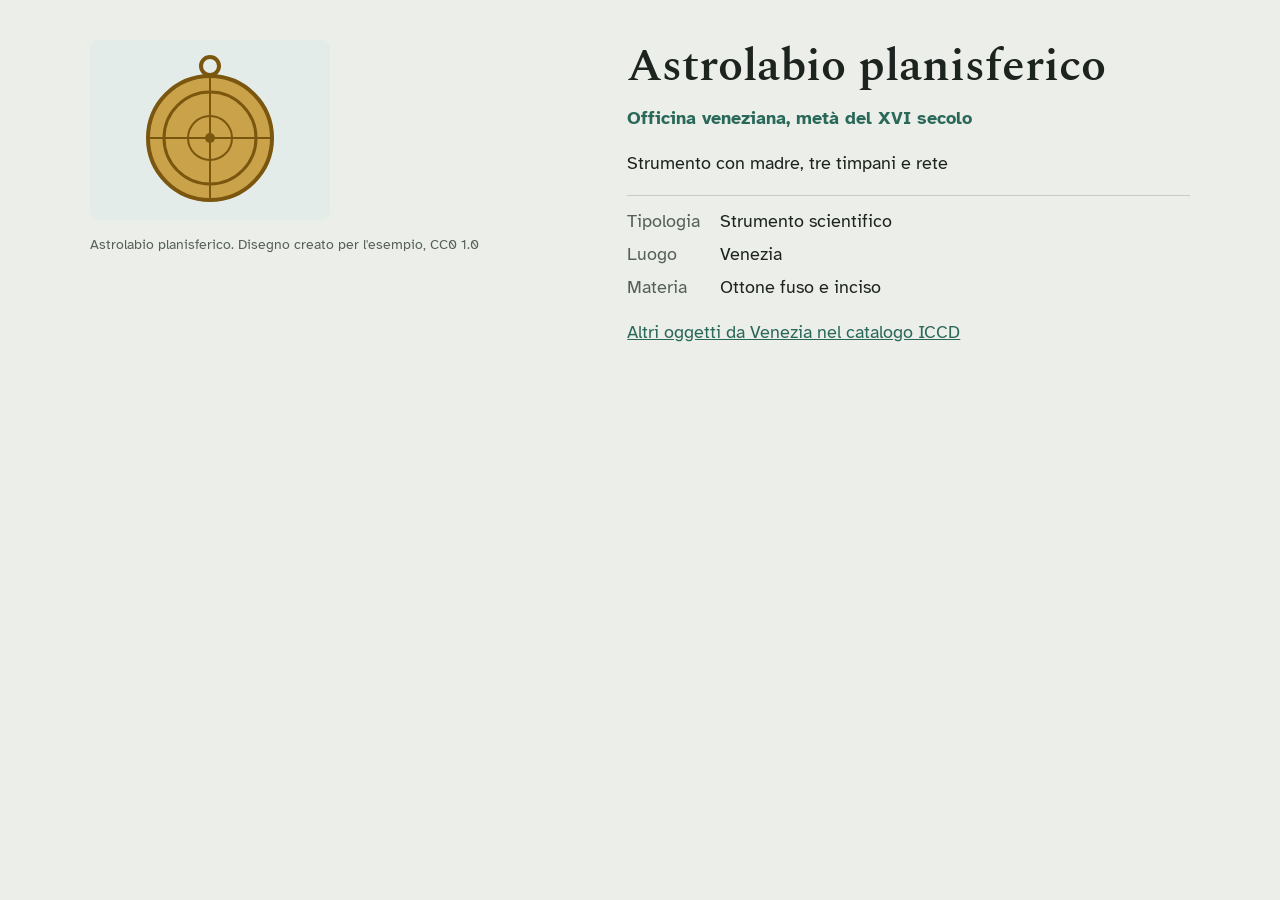
<file: Esercizi/esercizi-modulo1/scheda.html>
<!DOCTYPE html>
<html lang="it">
<head>
  <meta charset="utf-8">
  <meta name="viewport" content="width=device-width, initial-scale=1">
  <title>Astrolabio planisferico</title>
  <!-- I caratteri da Google Fonts: Spectral per i titoli, Atkinson Hyperlegible per il testo -->
  <link rel="stylesheet" href="https://fonts.googleapis.com/css2?family=Atkinson+Hyperlegible:wght@400;700&family=Spectral:wght@400;600&display=swap">
  <!-- Il foglio di stile: lo stesso nome del file stile.css nella stessa cartella -->
  <link rel="stylesheet" href="stile.css">
</head>
<body>
  <article class="scheda">

    <!-- Prima colonna: l'immagine con la didascalia -->
    <figure class="miniatura">
      <img src="immagini/astrolabio.svg"
           alt="Astrolabio in ottone visto di fronte, con la rete traforata">
      <figcaption>Astrolabio planisferico. Disegno creato per l'esempio, CC0 1.0</figcaption>
    </figure>

    <!-- Seconda colonna: il testo della scheda -->
    <div class="testo">
      <h1>Astrolabio planisferico</h1>
      <p class="autore">Officina veneziana, metà del XVI secolo</p>
      <p>Strumento con madre, tre timpani e rete</p>
      <dl>
        <dt>Tipologia</dt> <dd>Strumento scientifico</dd>
        <dt>Luogo</dt> <dd>Venezia</dd>
        <dt>Materia</dt> <dd>Ottone fuso e inciso</dd>
      </dl>
      <a href="https://catalogo.beniculturali.it/viewAll/CulturalInstituteOrSite?refineQ=venezia&amp;region=VENETO">Altri oggetti da Venezia nel catalogo ICCD</a>
    </div>

  </article>
</body>
</html>
</file>
<file: kit-scrinium/stile/stile.css>
/* =====================================================================
   LO STILE DEL CATALOGO
   I colori sono variabili: cambiandole qui cambia tutto il sito.
   ===================================================================== */

:root {
  --sfondo: #ECEEE9;      /* grigio verde chiaro */
  --carta: #F8F9F6;       /* le schede */
  --inchiostro: #1D2420;  /* il testo */
  --tenue: #56605B;       /* testo secondario */
  --filetto: #C6CDC6;     /* bordi */
  --oggetti: #2A685A;     /* verderame: il patrimonio */
  --testi: #2D4889;       /* lapislazzuli: i testi */
  --passo: #A4761A;       /* ocra: i passi collegati */
  --titoli: 'Spectral', Georgia, serif;
  --interfaccia: 'Atkinson Hyperlegible', Verdana, sans-serif;
}

* { box-sizing: border-box; }
body { margin: 0; background: var(--sfondo); color: var(--inchiostro); font-family: var(--interfaccia); font-size: 17px; line-height: 1.5; }
a { color: var(--testi); }
:focus-visible { outline: 3px solid var(--testi); outline-offset: 2px; }
h1, h2, h3 { font-family: var(--titoli); font-weight: 600; line-height: 1.2; }
h1 { font-size: 2.4rem; margin: 0 0 .5em; }
h2 { font-size: 1.4rem; margin: 1.5em 0 .5em; }
.contenitore { max-width: 1100px; margin: 0 auto; padding: 0 20px; }
.tenue { color: var(--tenue); }

/* Intestazione */
header { border-bottom: 1px solid var(--filetto); padding: 16px 0; margin-bottom: 32px; }
header .contenitore { display: flex; flex-wrap: wrap; align-items: baseline; gap: 8px 24px; }
.marchio { font-family: var(--titoli); font-size: 1.5rem; font-weight: 600; color: var(--inchiostro); text-decoration: none; }
#sottotitolo { margin: 0; color: var(--tenue); }
nav { margin-left: auto; display: flex; gap: 16px; }
nav a { color: var(--inchiostro); }

/* Pagina di presentazione */
.apertura { display: grid; grid-template-columns: 1.3fr 1fr; gap: 56px; align-items: start; padding: 24px 0 40px; }
.incipit { border-left: 3px solid var(--testi); padding-left: 28px; }
.versi { font-family: var(--titoli); font-style: italic; font-size: clamp(1.6rem, 3.4vw, 2.6rem); line-height: 1.3; margin: 0 0 16px; }
.lede { font-family: var(--titoli); font-size: 1.25rem; color: var(--tenue); margin-top: 0; }
.pulsante { display: inline-block; background: var(--inchiostro); color: var(--sfondo); text-decoration: none; font-weight: 700; padding: 10px 18px; border-radius: 6px; }
.pulsante:hover { opacity: .9; }
.numeri { display: grid; gap: 10px; margin-top: 24px; }
.numero { display: flex; align-items: baseline; gap: 14px; text-decoration: none; color: var(--inchiostro); background: var(--carta); border: 1px solid var(--filetto); border-left: 5px solid var(--oggetti); border-radius: 8px; padding: 10px 16px; }
.numero.testi { border-left-color: var(--testi); }
.numero.collegati { border-left-color: var(--passo); }
.numero b { font-family: var(--titoli); font-size: 2rem; line-height: 1; min-width: 2ch; }
.percorsi, .nota { border-top: 1px solid var(--filetto); padding: 8px 0 24px; }
.tre { display: grid; grid-template-columns: repeat(3, 1fr); gap: 20px; }
.tre a { display: flex; flex-direction: column; gap: 6px; text-decoration: none; color: var(--inchiostro); padding: 16px 0; border-bottom: 1px solid var(--filetto); }
.tre strong { font-family: var(--titoli); font-size: 1.3rem; }
.tre span { color: var(--tenue); }
.tre a:hover strong { text-decoration: underline; }
.nota p { max-width: 70ch; }

/* Immagini: la regola da mettere sempre, poi le miniature tutte uguali */
img { max-width: 100%; height: auto; }
.miniatura { display: block; margin: -16px -16px 12px; }
.miniatura img, .miniatura .segnaposto {
  width: 100%;
  aspect-ratio: 4 / 3;     /* stessa forma per tutte le miniature */
  object-fit: cover;       /* ritaglia invece di schiacciare */
  border-radius: 8px 8px 0 0;
  display: block;
}
.segnaposto { display: flex; align-items: flex-end; padding: 14px; background: rgba(42, 104, 90, .12); color: var(--oggetti); }
.segnaposto.testo { background: rgba(45, 72, 137, .12); color: var(--testi); }
.segnaposto span { font-family: var(--titoli); font-style: italic; font-size: 1.05rem; line-height: 1.3; color: var(--inchiostro); }
.figura { margin: 0 0 24px; }
.figura img, .figura .segnaposto { width: 100%; max-width: 480px; aspect-ratio: 4 / 3; object-fit: cover; border-radius: 8px; }
.figura figcaption { font-size: .85rem; color: var(--tenue); margin-top: 6px; }

/* Pagina dei dati */
textarea#esportati { width: 100%; min-height: 220px; font-family: ui-monospace, Menlo, Consolas, monospace; font-size: .8rem; padding: 10px; border: 1.5px solid var(--filetto); border-radius: 6px; background: var(--carta); color: var(--inchiostro); }
button { font: inherit; padding: 6px 14px; border: 1.5px solid var(--inchiostro); border-radius: 6px; background: var(--carta); color: var(--inchiostro); cursor: pointer; }

/* Filtri */
.filtri { display: flex; flex-wrap: wrap; gap: 16px; margin-bottom: 12px; }
.filtri label { display: flex; flex-direction: column; gap: 4px; font-weight: 700; font-size: .9rem; flex: 1 1 200px; }
input, select { font: inherit; padding: 8px 10px; border: 1.5px solid var(--filetto); border-radius: 6px; background: var(--carta); color: var(--inchiostro); }

/* Schede del catalogo */
.griglia { display: grid; grid-template-columns: repeat(auto-fill, minmax(240px, 1fr)); gap: 20px; }
.scheda { background: var(--carta); border: 1px solid var(--filetto); border-top: 5px solid var(--oggetti); border-radius: 8px; padding: 16px; }
.scheda.testo { border-top-color: var(--testi); }
.scheda h3 { margin: 4px 0; font-size: 1.15rem; }
.scheda h3 a { color: var(--inchiostro); text-decoration: none; }
.scheda h3 a:hover { text-decoration: underline; }
.scheda p { margin: 0; }
.etichetta { font-size: .85rem; color: var(--tenue); }
.vuoto { padding: 32px; border: 1.5px dashed var(--filetto); border-radius: 8px; text-align: center; }

/* Scheda di un record */
.descrizione { font-family: var(--titoli); font-size: 1.2rem; max-width: 65ch; }
.dettaglio { display: grid; grid-template-columns: 1fr 1fr; gap: 40px; }
.dettaglio > div { min-width: 0; }  /* le colonne non si allargano per il codice RDF */
dl { display: grid; grid-template-columns: max-content 1fr; gap: 6px 20px; border-top: 1px solid var(--filetto); padding-top: 12px; }
dt { color: var(--tenue); }
dd { margin: 0; }
.testo { font-family: var(--titoli); font-size: 1.2rem; line-height: 1.7; margin-bottom: 24px; }
.verso { display: block; }
.stacco { display: block; height: .8em; }
.passo { color: inherit; text-decoration: none; border-bottom: 2px solid var(--passo); background: rgba(164, 118, 26, .15); }
.collegamenti { padding-left: 20px; }
.collegamenti li { margin-bottom: 12px; }
pre { background: var(--inchiostro); color: #E8ECE6; padding: 16px; border-radius: 8px; overflow-x: auto; font-size: .8rem; }

/* Tabella dei collegamenti */
.tabella { overflow-x: auto; }
table { border-collapse: collapse; width: 100%; }
th, td { text-align: left; padding: 10px; border-bottom: 1px solid var(--filetto); vertical-align: top; }

/* Riquadri e file da scaricare (pagina Dati, scheda di un testo) */
.riquadro { background: var(--carta); border: 1px solid var(--filetto); border-top: 5px solid var(--passo); border-radius: 8px; padding: 4px 20px 12px; margin: 24px 0; }
.riquadro h2 { margin-top: .8em; }
.azioni { display: flex; flex-wrap: wrap; align-items: center; gap: 12px 20px; }
/* L'etichetta che segnala un testo con edizione XML/TEI */
.segnale-tei { display: inline-block; margin: 4px 0; font-size: .8rem; font-weight: 700; background: var(--carta); border: 1px solid var(--passo); color: var(--inchiostro); border-radius: 999px; padding: 1px 10px; }
.segnale-tei a { color: inherit; }

/* Piè di pagina */
footer { margin-top: 64px; border-top: 1px solid var(--filetto); padding: 20px 0; color: var(--tenue); font-size: .9rem; }
footer p { margin: 0 0 8px; }
footer nav { margin-left: 0; flex-wrap: wrap; gap: 8px 20px; }
footer nav a { color: var(--testi); }

/* Sugli schermi stretti le colonne si impilano */
@media (max-width: 760px) {
  .dettaglio, .apertura, .tre { grid-template-columns: 1fr; }
  nav { margin-left: 0; }
}
</file>
<file: Esercizi/esercizi-modulo2/stile.css>
/* =====================================================================
   Lo stile della scheda. Solo CSS: i colori sono variabili,
   i numeri dei versi li scrive un contatore, le barre del profilo
   lessicale prendono la lunghezza da --valore.
   ===================================================================== */

:root {
  --sfondo: #ECEEE9;
  --carta: #F8F9F6;
  --inchiostro: #1D2420;
  --tenue: #56605B;
  --filetto: #C6CDC6;
  --oggetti: #2A685A;   /* verderame */
  --testi: #2D4889;     /* lapislazzuli */
  --passo: #A4761A;     /* ocra */
  --evidenzia: #F1D57E;
  --titoli: 'Spectral', Georgia, serif;
  --interfaccia: 'Atkinson Hyperlegible', Verdana, sans-serif;
  --codice: 'JetBrains Mono', Consolas, monospace;
}

* { box-sizing: border-box; }
body { margin: 0; background: var(--sfondo); color: var(--inchiostro); font-family: var(--interfaccia); font-size: 17px; line-height: 1.55; }
a { color: var(--testi); }
:focus-visible { outline: 3px solid var(--testi); outline-offset: 2px; }
h1, h2, h3 { font-family: var(--titoli); font-weight: 600; line-height: 1.15; }
h1 { font-size: clamp(2.4rem, 6vw, 3.6rem); margin: 0; }
h2 { font-size: 1.9rem; margin: 0 0 .5em; }
h3 { font-size: 1.25rem; margin: 1.5em 0 .5em; }
code { font-family: var(--codice); font-size: .88em; }
.contenitore { max-width: 1040px; margin: 0 auto; padding: 0 20px; }
.tenue { color: var(--tenue); }

/* Intestazione */
header { background: var(--carta); border-bottom: 1px solid var(--filetto); padding: 40px 0 20px; }
.occhiello { margin: 0 0 8px; font-weight: 700; font-size: .85rem; text-transform: uppercase; letter-spacing: .06em; color: var(--passo); }
.sottotitolo { font-family: var(--titoli); font-size: 1.25rem; color: var(--tenue); margin: 6px 0 20px; }
nav { display: flex; flex-wrap: wrap; gap: 8px 20px; }
nav a { color: var(--inchiostro); }

/* Ogni sezione è separata dalla successiva da un filetto */
section { padding: 40px 0; border-bottom: 1px solid var(--filetto); }
section:last-child { border-bottom: none; }
.lezione { display: inline-block; margin: 0 0 12px; font-size: .8rem; font-weight: 700; background: var(--evidenzia); padding: 3px 12px; border-radius: 999px; }

/* La scheda: metadati a sinistra, testo a destra */
.descrizione { font-family: var(--titoli); font-size: 1.25rem; max-width: 60ch; }
.due-colonne { display: grid; grid-template-columns: 1fr 1fr; gap: 48px; align-items: start; }
.metadati { display: grid; grid-template-columns: max-content 1fr; gap: 8px 20px; margin: 0; background: var(--carta); border: 1px solid var(--filetto); border-top: 5px solid var(--testi); border-radius: 8px; padding: 20px; }
.metadati dt { color: var(--tenue); }
.metadati dd { margin: 0; }
.vocabolario { font-size: .75rem; color: var(--oggetti); border: 1px solid var(--oggetti); border-radius: 4px; padding: 0 6px; margin-left: 6px; white-space: nowrap; }
.etichetta { display: inline-block; background: var(--sfondo); border: 1px solid var(--filetto); border-radius: 999px; padding: 0 10px; font-size: .9rem; }

/* La poesia: ogni verso va a capo e riceve un numero dal contatore */
.poesia { font-family: var(--titoli); font-size: 1.3rem; line-height: 1.7; counter-reset: verso; padding-left: 3rem; }
.strofa { margin: 0 0 1em; }
.verso { display: block; position: relative; counter-increment: verso; }
.verso::before { content: counter(verso); position: absolute; left: -3rem; width: 2rem; text-align: right; font-family: var(--interfaccia); font-size: .75rem; line-height: 2.3; color: var(--tenue); }
.passo { color: inherit; text-decoration: none; background: rgba(164, 118, 26, .18); border-bottom: 2px solid var(--passo); }

/* Le parti che si aprono: <details> e <summary> */
details { margin: 16px 0; background: var(--carta); border: 1px solid var(--filetto); border-radius: 8px; }
summary { cursor: pointer; font-weight: 700; padding: 12px 16px; }
details[open] summary { border-bottom: 1px solid var(--filetto); }
details > .tabella, details > pre { margin: 16px; }

/* Il codice: XML e Turtle */
pre { background: var(--inchiostro); color: #E8ECE6; padding: 16px 20px; border-radius: 8px; overflow-x: auto; font-size: .9rem; line-height: 1.5; }
pre .c { color: #8C978F; }

/* Tabelle */
.tabella { overflow-x: auto; }
table { border-collapse: collapse; width: 100%; background: var(--carta); }
th, td { text-align: left; padding: 8px 12px; border-bottom: 1px solid var(--filetto); vertical-align: top; }
th { font-size: .85rem; color: var(--tenue); }
tr.senza td { color: var(--passo); font-style: italic; }
.file td:first-child code { white-space: nowrap; }

/* Pulsanti e link ai file */
.azioni { margin-top: 16px; }
.pulsante { display: inline-block; background: var(--inchiostro); color: var(--sfondo); text-decoration: none; font-weight: 700; padding: 10px 18px; border-radius: 6px; }
.pulsante:hover { opacity: .9; }
.tre-file { display: grid; grid-template-columns: repeat(3, 1fr); gap: 16px; margin-top: 20px; }
.tre-file a { display: flex; flex-direction: column; gap: 4px; text-decoration: none; color: var(--inchiostro); background: var(--carta); border: 1px solid var(--filetto); border-top: 5px solid var(--passo); border-radius: 8px; padding: 16px; }
.tre-file a:first-child { border-top-color: var(--testi); }
.tre-file strong { font-family: var(--titoli); font-size: 1.2rem; }
.tre-file span { color: var(--tenue); font-size: .95rem; }
.tre-file a:hover strong { text-decoration: underline; }

/* Profilo lessicale: tre numeri, barre, concordanze */
.numeri { display: flex; flex-wrap: wrap; gap: 16px; }
.numeri p { margin: 0; background: var(--carta); border: 1px solid var(--filetto); border-left: 5px solid var(--testi); border-radius: 8px; padding: 10px 18px; }
.numeri b { font-family: var(--titoli); font-size: 2rem; margin-right: 6px; }
.barre { list-style: none; padding: 0; max-width: 520px; }
.barre li { display: grid; grid-template-columns: 6rem 1fr; align-items: center; gap: 12px; margin-bottom: 8px; }
.barre b { display: block; width: var(--valore); background: var(--testi); color: var(--carta); padding: 2px 10px; border-radius: 4px; }
.kwic td.sinistra, .kwic th.sinistra { text-align: right; }
.kwic td.chiave { font-weight: 700; color: var(--testi); text-align: center; }
.kwic td { font-family: var(--titoli); font-size: 1.1rem; }
.kwic td:first-child { font-family: var(--interfaccia); font-size: .9rem; color: var(--tenue); }

/* Il grafo dei collegamenti, disegnato in SVG */
.grafo { margin: 24px 0; background: var(--carta); border: 1px solid var(--filetto); border-radius: 8px; padding: 20px; }
.grafo svg { width: 100%; height: auto; font-family: var(--interfaccia); }
.grafo figcaption { margin-top: 12px; color: var(--tenue); }
.grafo text { text-anchor: middle; font-size: 14px; fill: var(--inchiostro); }
.grafo .intestazione { font-size: 13px; font-weight: 700; fill: var(--tenue); }
.nodo rect { fill: var(--sfondo); stroke-width: 2; }
.nodo.testo rect { stroke: var(--testi); }
.nodo.oggetto rect { stroke: var(--oggetti); }
.nodo text { font-family: var(--codice); font-size: 13px; }
.nodo .nome { font-family: var(--titoli); font-size: 14px; fill: var(--tenue); }
.nodo.evidenza rect { fill: var(--evidenzia); stroke-width: 3; }
.arco line { stroke: var(--filetto); stroke-width: 2; }
.arco text { font-family: var(--codice); font-size: 12px; fill: var(--tenue); }
.arco.evidenza line { stroke: var(--passo); stroke-width: 3; }
.arco.evidenza text { fill: var(--inchiostro); font-weight: 700; }
.punta { fill: var(--filetto); }
.punta-ev { fill: var(--passo); }

/* Piè di pagina */
footer { border-top: 1px solid var(--filetto); padding: 20px 0 40px; color: var(--tenue); font-size: .9rem; }

/* Sugli schermi stretti le colonne si impilano */
@media (max-width: 760px) {
  .due-colonne, .tre-file { grid-template-columns: 1fr; }
}
</file>
<file: Esercizi/esercizi-modulo1/stile.css>
/* =====================================================================
   STILE DELLA SCHEDA
   Gli stessi esempi delle slide del modulo 1, lezione 4.
   ===================================================================== */

/* Le variabili: la palette di Scrinium. Si definiscono una volta
   in :root (la radice della pagina) e si usano ovunque con var(). */
:root {
  --verde: #2A685A;    /* verderame: gli oggetti del patrimonio */
  --lapis: #2D4889;    /* lapislazzuli: i testi e i link */
  --ocra: #A4761A;     /* ocra: i passi collegati e le evidenziazioni */
  --contrib: #8A3849;  /* rosso scuro: i contributi degli utenti */
  --bg: #ECEEE9;       /* lo sfondo della pagina */
  --ink: #1D2420;      /* l'inchiostro: testo e titoli */
  --tenue: #56605B;    /* testo secondario */
}

/* Il tema scuro: se il dispositivo lo usa, si ridefiniscono le variabili */
@media (prefers-color-scheme: dark) {
  :root {
    --bg: #131816;
    --ink: #E2E7E1;
    --verde: #72B5A3;
    --tenue: #9BA69F;
  }
}

body {
  margin: 0;
  padding: 40px 24px;
  background: var(--bg);
  color: var(--ink);
  font-family: 'Atkinson Hyperlegible', Verdana, sans-serif;
  font-size: 18px;
  line-height: 1.5;
}

/* Anatomia di una regola: selettore { proprietà: valore; } */
h1 {
  font-family: 'Spectral', Georgia, serif;
  font-size: 46px;
  color: var(--ink);
  font-weight: 600;
  line-height: 1.15;
  margin: 0 0 12px;
}

/* Impaginare: due colonne che diventano una */
.scheda {
  display: grid;
  grid-template-columns: 1fr 1.15fr;   /* due colonne: circa 46% e 54% */
  gap: 48px;                           /* lo spazio tra le colonne */
  max-width: 1100px;
  margin: 0 auto;
}

@media (max-width: 860px) {
  .scheda {
    grid-template-columns: 1fr;        /* sotto 860 pixel, una colonna sola */
  }
}

/* Dimensionare un'immagine */
img { max-width: 100%; height: auto; }   /* la regola da mettere sempre */

.miniatura { margin: 0; }

.miniatura img {                         /* le img dentro un elemento con class="miniatura" */
  width: 240px;
  aspect-ratio: 4 / 3;                   /* tutte della stessa forma */
  object-fit: cover;                     /* ritagliate, non schiacciate */
  border-radius: 8px;
}

figcaption {
  font-size: 14px;
  color: var(--tenue);
  margin-top: 6px;
}

/* Il testo della scheda */
.autore {
  color: var(--verde);
  font-weight: 700;
  margin: 0 0 8px;
}

dl {
  display: grid;
  grid-template-columns: max-content 1fr;
  gap: 6px 20px;
  border-top: 1px solid #C6CDC6;
  padding-top: 12px;
}
dt { color: var(--tenue); }
dd { margin: 0; }

a { color: var(--verde); }
a:hover {color: var(--lapis); }
</file>
